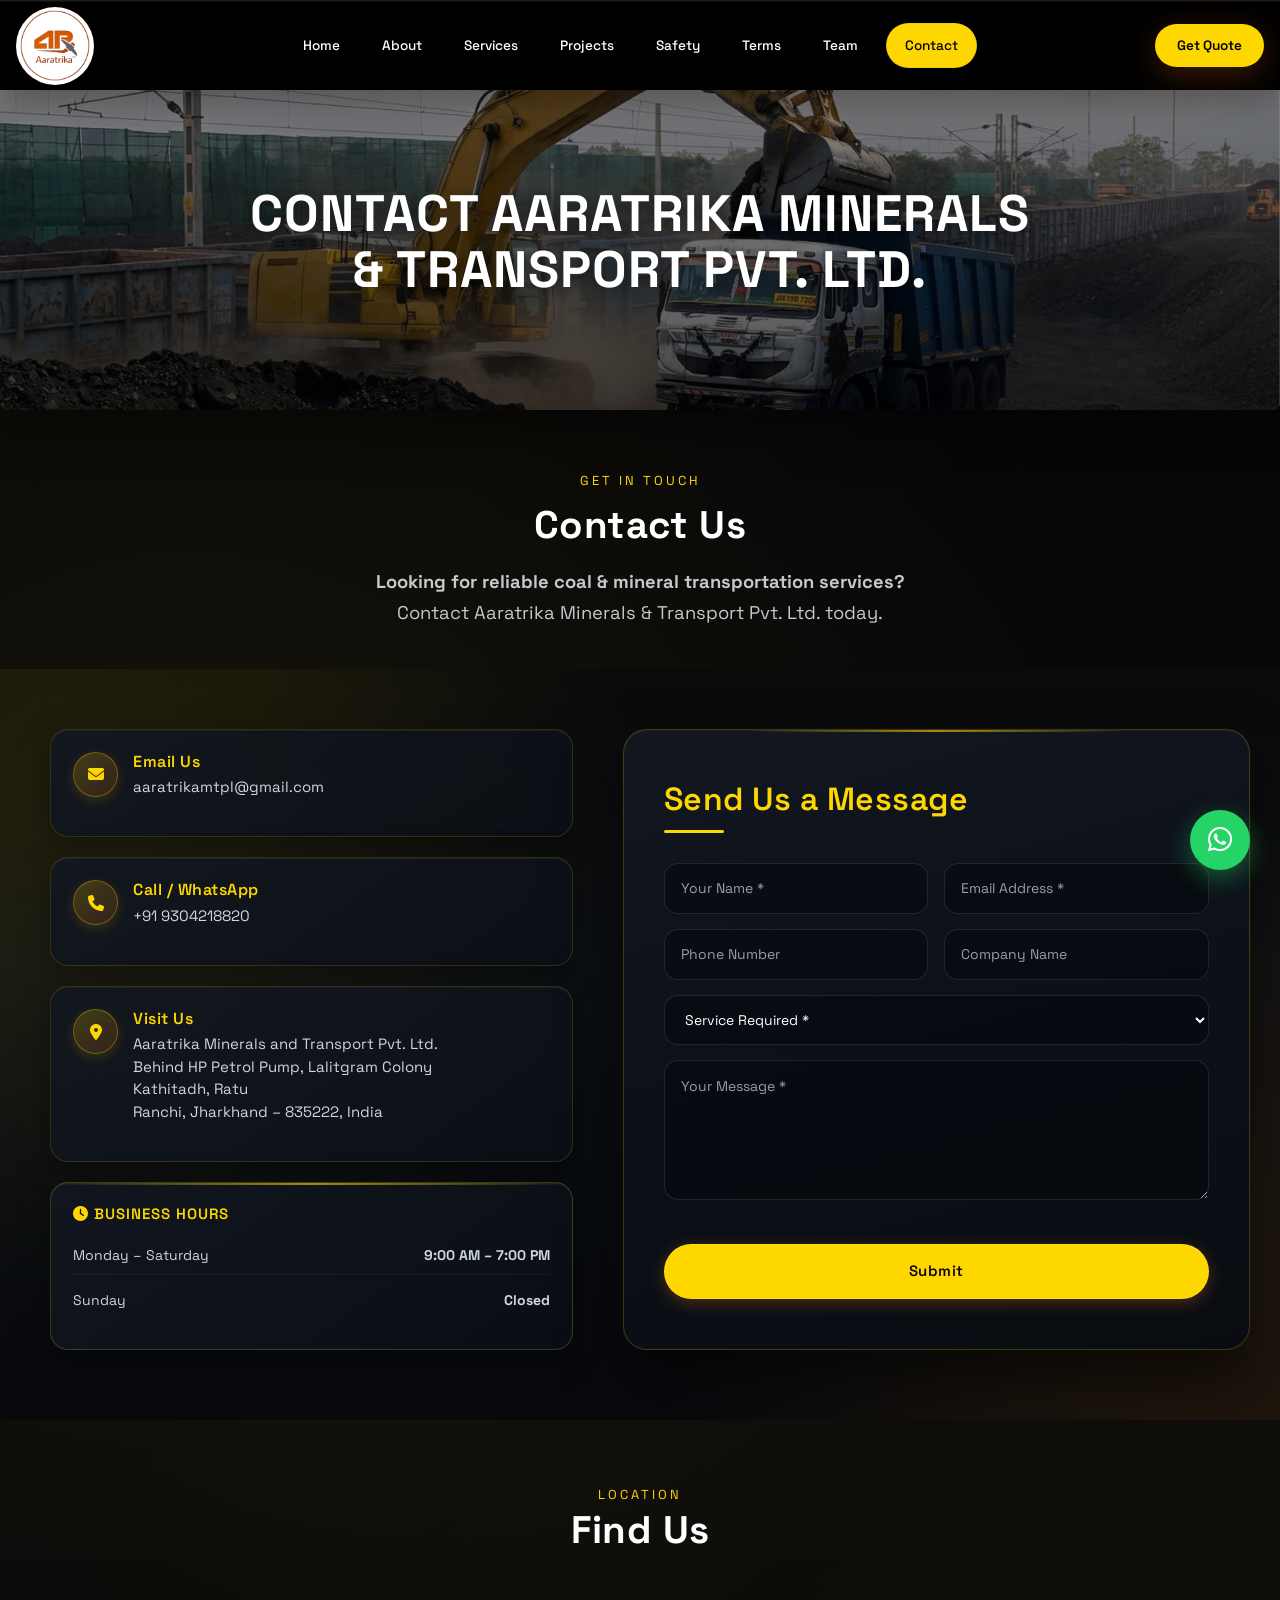
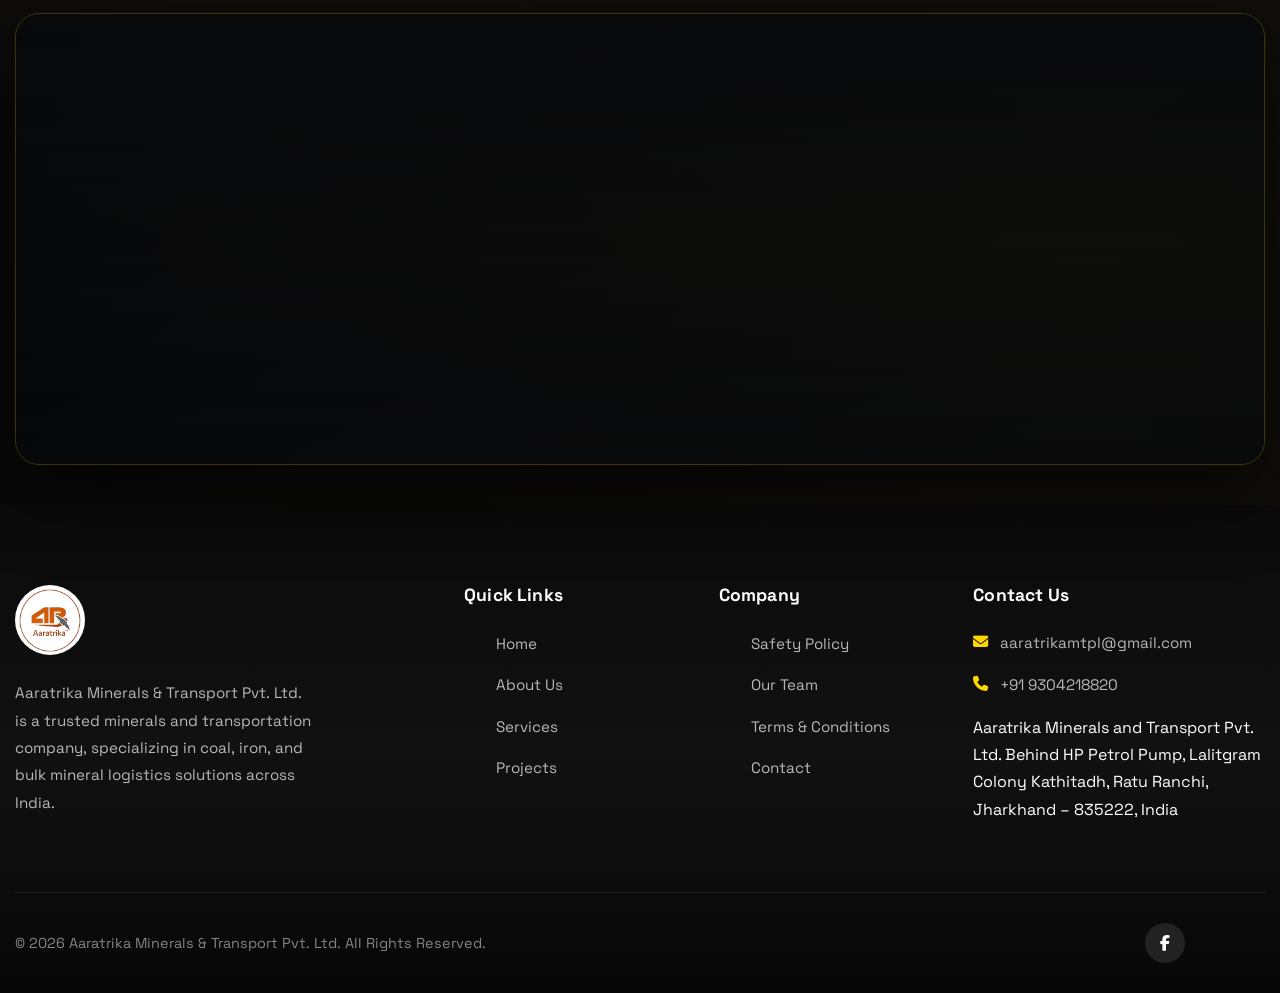
<file: contact.html>
<!DOCTYPE html>
<html lang="en">

<head>
    <meta charset="UTF-8">
    <meta name="viewport" content="width=device-width, initial-scale=1.0">
    <title>Contact Us | Aaratrika Minerals & Transport Pvt. Ltd.</title>
    <meta name="description"
        content="Contact Aaratrika Minerals & Transport Pvt. Ltd. for reliable coal and mineral transportation services. Get a quote today.">
    <meta name="keywords" content="contact aaratrika, coal transport quote, mineral logistics contact, get quote">

    <!-- Open Graph -->
    <meta property="og:title" content="Contact Us | Aaratrika Minerals & Transport Pvt. Ltd.">
    <meta property="og:description" content="Get in touch for coal and mineral transportation services.">
    <meta property="og:type" content="website">
    <!-- Google Fonts -->
    <link
        href="https://fonts.googleapis.com/css2?family=Space+Grotesk:wght@400;500;600;700&family=Inter:wght@300;400;500;600&family=IBM+Plex+Mono:wght@400;500&display=swap"
        rel="stylesheet" />
    <!-- Favicon -->
    <link rel="icon" type="image/png" href="assets/images/logo.webp">

    <!-- Google Fonts -->
    <link rel="preconnect" href="https://fonts.googleapis.com">
    <link rel="preconnect" href="https://fonts.gstatic.com" crossorigin>
    <link href="https://fonts.googleapis.com/css2?family=Inter:wght@400;500;600;700;800&display=swap" rel="stylesheet">

    <!-- Font Awesome -->
    <link rel="stylesheet" href="https://cdnjs.cloudflare.com/ajax/libs/font-awesome/6.4.0/css/all.min.css">

    <!-- Bootstrap 5 -->
    <link href="https://cdn.jsdelivr.net/npm/bootstrap@5.3.0/dist/css/bootstrap.min.css" rel="stylesheet">

    <!-- Custom CSS -->
    <link rel="stylesheet" href="assets/css/style.css">
</head>

<body>
    <!-- Loading Screen -->
    <div class="loading">
        <div class="loading-spinner"></div>
    </div>

    <!-- Floating Navbar -->
    <div class="navbar-wrapper">
        <nav class="navbar">
            <a href="index.html" class="navbar-brand">
                <div class="logo-container">
                    <img src="assets/images/logo.webp" alt="Aaratrika Minerals & Transport Logo">
                </div>
            </a>

            <ul class="navbar-nav">
                <li class="nav-item"><a href="index.html" class="nav-link">Home</a></li>
                <li class="nav-item"><a href="about.html" class="nav-link">About</a></li>
                <li class="nav-item"><a href="services.html" class="nav-link">Services</a></li>
                <li class="nav-item"><a href="projects.html" class="nav-link">Projects</a></li>
                <li class="nav-item"><a href="safety.html" class="nav-link">Safety</a></li>
                <li class="nav-item"><a href="terms.html" class="nav-link">Terms</a></li>
                <li class="nav-item"><a href="team.html" class="nav-link">Team</a></li>
                <li class="nav-item"><a href="contact.html" class="nav-link active">Contact</a></li>
            </ul>

            <div class="navbar-actions">

                <a href="contact.html" class="btn-primary">Get Quote</a>
            </div>

            <button class="navbar-toggle" aria-label="Toggle Menu">
                <span></span>
                <span></span>
                <span></span>
            </button>
        </nav>
    </div>

    <!-- Mobile Menu -->
    <div class="mobile-menu">
        <ul class="navbar-nav">
            <li class="nav-item"><a href="index.html" class="nav-link">Home</a></li>
            <li class="nav-item"><a href="about.html" class="nav-link">About</a></li>
            <li class="nav-item"><a href="services.html" class="nav-link">Services</a></li>
            <li class="nav-item"><a href="projects.html" class="nav-link">Projects</a></li>
            <li class="nav-item"><a href="safety.html" class="nav-link">Safety</a></li>
            <li class="nav-item"><a href="terms.html" class="nav-link">Terms</a></li>
            <li class="nav-item"><a href="team.html" class="nav-link">Team</a></li>
            <li class="nav-item"><a href="contact.html" class="nav-link active">Contact</a></li>
        </ul>
        <a href="contact.html" class="btn-primary">Get Quote</a>
    </div>

    <!-- Page Header -->

    <section class="inner-banner" style="
        background-image: url(assets/images/banner-amptl.jpg);">
        <div class="banner-content ">
            <h1 class="banner-title fade-in">Contact Aaratrika Minerals & Transport Pvt. Ltd.</h1>
            <p class="banner-text"></p>
        </div>
    </section>


    <section class="section-padding">
        <div class="container">

            <div class="aaratrika-services-header text-center">

                <p class="aaratrika-label fade-in">Get in Touch</p>

                <h2 class="aaratrika-title slide-in-left">
                    Contact Us
                </h2>

                <p class="aaratrika-desc slide-in-left">
                    <strong> Looking for reliable coal & mineral transportation services? </strong> <br> Contact
                    Aaratrika Minerals &
                    Transport
                    Pvt. Ltd. today.
                </p>

            </div>
        </div>
    </section>

    <!-- Contact Section -->
    <section class="am-contact-section">
        <div class="am-container">

            <div class="am-contact-grid">
                <div class="am-contact-left">

                    <!-- Email -->
                    <div class="am-info-card slide-in-left">
                        <div class="am-info-icon">
                            <i class="fas fa-envelope"></i>
                        </div>
                        <div>
                            <h4>Email Us</h4>
                            <p>
                                <a href="mailto:aaratrikamtpl@gmail.com">
                                    aaratrikamtpl@gmail.com
                                </a>
                            </p>
                        </div>
                    </div>

                    <!-- Call + WhatsApp -->
                    <div class="am-info-card slide-in-left">
                        <div class="am-info-icon">
                            <i class="fas fa-phone"></i>
                        </div>
                        <div>
                            <h4>Call / WhatsApp</h4>
                            <p>
                                <a href="tel:+919304218820">
                                    +91 9304218820
                                </a>
                            </p>

                        </div>
                    </div>

                    <!-- Address -->
                    <div class="am-info-card slide-in-left">
                        <div class="am-info-icon">
                            <i class="fas fa-map-marker-alt"></i>
                        </div>
                        <div>
                            <h4>Visit Us</h4>
                            <p>
                                Aaratrika Minerals and Transport Pvt. Ltd.<br>
                                Behind HP Petrol Pump, Lalitgram Colony<br>
                                Kathitadh, Ratu<br>
                                Ranchi, Jharkhand – 835222, India
                            </p>
                        </div>
                    </div>

                    <!-- Business Hours -->
                    <div class="am-hours-card slide-in-left">
                        <h4><i class="fas fa-clock"></i> Business Hours</h4>

                        <div class="am-hours-row">
                            <span>Monday – Saturday</span>
                            <strong>9:00 AM – 7:00 PM</strong>
                        </div>

                        <div class="am-hours-row">
                            <span>Sunday</span>
                            <strong>Closed</strong>
                        </div>
                    </div>

                </div>

                <!-- RIGHT SIDE FORM -->
                <div class="am-contact-form slide-in-right">

                    <h3>Send Us a Message</h3>

                    <form id="contactForm">

                        <div class="am-form-row">
                            <!-- Each input wrapped in its own div so error shows directly below it -->
                            <div class="am-field-group">
                                <input name="name" class="form-control" id="name" type="text" placeholder="Your Name *"
                                    required>
                                <small class="text-danger error-msg d-none"></small>
                            </div>
                            <div class="am-field-group">
                                <input name="email" class="form-control" type="email" id="email"
                                    placeholder="Email Address *" required>
                                <small class="text-danger error-msg d-none"></small>
                            </div>
                        </div>

                        <div class="am-form-row">
                            <div class="am-field-group">
                                <input name="phone" class="form-control" id="phone" type="tel"
                                    placeholder="Phone Number">
                                <small class="text-danger error-msg d-none"></small>
                            </div>
                            <div class="am-field-group">
                                <input name="company" class="form-control" id="company" type="text"
                                    placeholder="Company Name">
                                <small class="text-danger error-msg d-none"></small>
                            </div>
                        </div>

                        <div class="am-field-group">
                            <select required id="service" name="service">
                                <option value="">Service Required *</option>
                                <option value="Coal Transportation">Coal Transportation</option>
                                <option value="Rail Logistics">Rail Logistics</option>
                                <option value="Road-cum-Rail (RCR) Logistics">Road-cum-Rail (RCR) Logistics</option>
                                <option value="Coal Crushing">Coal Crushing</option>
                                <option value="Coal Rake Loading">Coal Rake Loading</option>
                                <option value="Bulk Mineral Logistics">Bulk Mineral Logistics</option>
                            </select>
                            <small class="text-danger error-msg d-none" id="service-error"></small>
                        </div>

                        <div class="am-field-group">
                            <textarea placeholder="Your Message *" name="message" id="message"></textarea>
                        </div>

                        <button type="submit" class="btn btn-success" id="submitcontact">Submit</button>
                        <div class="text-center"><small id="formSuccess" class="text-success d-none"></small></div>

                    </form>

                </div>

            </div>
        </div>
    </section>

    <!-- Map Section -->
    <section class="section-padding section-alt">
        <div class="container">
            <div class="section-header fade-in">
                <span class="section-label aaratrika-label">Location</span>
                <h2 class="section-title aaratrika-title">Find Us</h2>
            </div>

            <div class="am-map-wrapper fade-in">
                <div class="am-map-overlay"></div>

                <iframe
                    src="https://www.google.com/maps?q=House%20No-1030,%20Dwarikapuri,%20Kamre,%20Behind%20HP%20Petrol%20Pump,%20Lalitgram%20Colony,%20Kathitadh,%20Ratu,%20Ranchi,%20Jharkhand%20835222,%20India&output=embed"
                    width="100%" height="450" style="border:0;" allowfullscreen="" loading="lazy"
                    referrerpolicy="no-referrer-when-downgrade">
                </iframe>
            </div>
        </div>
    </section>


    <!-- Footer -->
    <footer class="footer">
        <div class="container">
            <div class="footer-grid">
                <div class="footer-brand">
                    <div class="footer-logo">
                        <img src="assets/images/logo.webp" alt="Aaratrika Logo">
                    </div>
                    <p>Aaratrika Minerals & Transport Pvt. Ltd. is a trusted minerals and transportation company,
                        specializing in coal, iron, and bulk mineral logistics solutions across India.</p>
                </div>

                <div class="footer-column">
                    <h4>Quick Links</h4>
                    <ul class="footer-links">
                        <li><a href="index.html">Home</a></li>
                        <li><a href="about.html">About Us</a></li>
                        <li><a href="services.html">Services</a></li>
                        <li><a href="projects.html">Projects</a></li>
                    </ul>
                </div>

                <div class="footer-column">
                    <h4>Company</h4>
                    <ul class="footer-links">
                        <li><a href="safety.html">Safety Policy</a></li>
                        <li><a href="team.html">Our Team</a></li>
                        <li><a href="terms.html">Terms & Conditions</a></li>
                        <li><a href="contact.html">Contact</a></li>
                    </ul>
                </div>

                <div class="footer-column">
                    <h4>Contact Us</h4>
                    <div class="footer-contact">
                        <div class="footer-contact-item">
                            <i class="fas fa-envelope"></i>
                            <span>aaratrikamtpl@gmail.com</span>
                        </div>
                        <div class="footer-contact-item">
                            <i class="fas fa-phone"></i>
                            <span>+91 9304218820</span>
                        </div>
                        <div class="footer-address">
                            <a href="https://www.google.com/maps?q=House%20No-1030,%20Dwarikapuri,%20Kamre,%20Behind%20HP%20Petrol%20Pump,%20Lalitgram%20Colony,%20Kathitadh,%20Ratu,%20Ranchi,%20Jharkhand%20835222,%20India"
                                target="_blank">

                                <span>Aaratrika Minerals and Transport Pvt. Ltd.</span>
                                <span>Behind HP Petrol Pump, Lalitgram Colony</span>
                                <span>Kathitadh, Ratu</span>
                                <span>Ranchi, Jharkhand – 835222, India</span>

                            </a>
                        </div>
                    </div>
                </div>
            </div>

            <div class="footer-bottom">
                <p>&copy; 2026 Aaratrika Minerals & Transport Pvt. Ltd. All Rights Reserved.</p>
                <div class="footer-social">
                    <a href="https://www.facebook.com/share/18G92wQis7/ " target="_blank" aria-label="Facebook"><i
                            class="fab fa-facebook-f"></i></a>

                </div>
            </div>
        </div>
    </footer>

    <!-- WhatsApp Float Button -->
    <a href="https://wa.me/919304218820" class="whatsapp-float" target="_blank" aria-label="WhatsApp">
        <i class="fab fa-whatsapp"></i>
    </a>



    <!-- Bootstrap JS -->
    <script src="https://cdn.jsdelivr.net/npm/bootstrap@5.3.0/dist/js/bootstrap.bundle.min.js"></script>

    <!-- Custom JS -->
    <script src="assets/js/main.js"></script>

    <script>
        const scriptURL =
            "https://script.google.com/macros/s/AKfycbyUmIYasWUIgcofEaDC9qlOer6zEEjcZth89TPabqSaMyVMuZQ6X1S0ppM-bb_JtTuu/exec";

        const PhoneValidation = /^(?:\+91[\-\s]?|0)?[6-9]\d{9}$/;
        const EmailValidation = /^[a-zA-Z0-9._%+-]+@[a-zA-Z0-9.-]+\.[a-zA-Z]{2,}$/;

        function showFieldError(inputId, message) {
            let input = document.getElementById(inputId);
            let error = input.parentElement.querySelector(".error-msg");

            error.innerText = message;
            error.classList.remove("d-none");
            return false;
        }

        function clearFieldError(input) {
            let error = input.parentElement.querySelector(".error-msg");
            if (error) error.classList.add("d-none");
        }

        function validateField(id) {
            let value = document.getElementById(id).value.trim();

            if (!value) return showFieldError(id, "This field is required.");

            if (id === "email" && !EmailValidation.test(value))
                return showFieldError(id, "Please enter a valid email address.");

            if (id === "phone" && !PhoneValidation.test(value))
                return showFieldError(id, "Please enter a valid phone number.");

            return true;
        }

        const order = ["name", "email", "phone", "company"];

        document.querySelectorAll(".form-control").forEach((input) => {
            input.addEventListener("focus", function () {
                let current = this.id;
                let index = order.indexOf(current);

                for (let i = 1; i <= index; i++) {
                    if (!validateField(order[i])) return;
                }
            });

            input.addEventListener("input", function () {
                clearFieldError(this);
            });
        });


        document
            .getElementById("submitcontact")
            .addEventListener("click", function (event) {
                event.preventDefault();

                for (let field of order) {
                    if (!validateField(field)) return false;
                }

                let sendMail = true;
                let Name = document.getElementById("name").value.trim();
                let email = document.getElementById("email").value.trim();
                let phone = document.getElementById("phone").value.trim();
                let service = document.getElementById("service").value.trim();
                let company = document.getElementById("company").value.trim();
                let message = document.getElementById("message").value.trim();

                if (!service) {
                    return showFieldError("service", "Please select a service.");
                }

                let success = document.getElementById("formSuccess");
                success.classList.remove("d-none");
                success.innerText = "Please wait we are authenticating!";


                const fullURL = `${scriptURL}?name=${encodeURIComponent(Name)}&email=${encodeURIComponent(email)}&phone=${encodeURIComponent(phone)}&service=${encodeURIComponent(service)}&company=${encodeURIComponent(company)}&message=${encodeURIComponent(message)}&sendmail=${sendMail}`;

                fetch(fullURL)
                    .then((response) => response.text())
                    .then(() => {
                        let success = document.getElementById("formSuccess");
                        success.classList.remove("d-none");
                        success.innerText = "Form Submitted Successfully!";

                        setTimeout(() => {
                            success.classList.add("d-none");
                            success.innerText = "";
                        }, 3000);
                        document.getElementById("name").value = "";
                        document.getElementById("email").value = "";
                        document.getElementById("phone").value = "";
                        document.getElementById("service").value = "";
                        document.getElementById("company").value = "";
                        document.getElementById("message").value = "";

                        document.querySelectorAll(".error-msg")
                            .forEach((e) => e.classList.add("d-none"));

                        document.querySelectorAll(".form-control")
                            .forEach((e) => e.classList.remove("is-invalid"));

                        window.location.reload();
                    })
                    .catch((error) => {
                        console.log("Error submitting form:", error);
                    });
                { once: true }
            });
    </script>
</body>

</html>
</file>
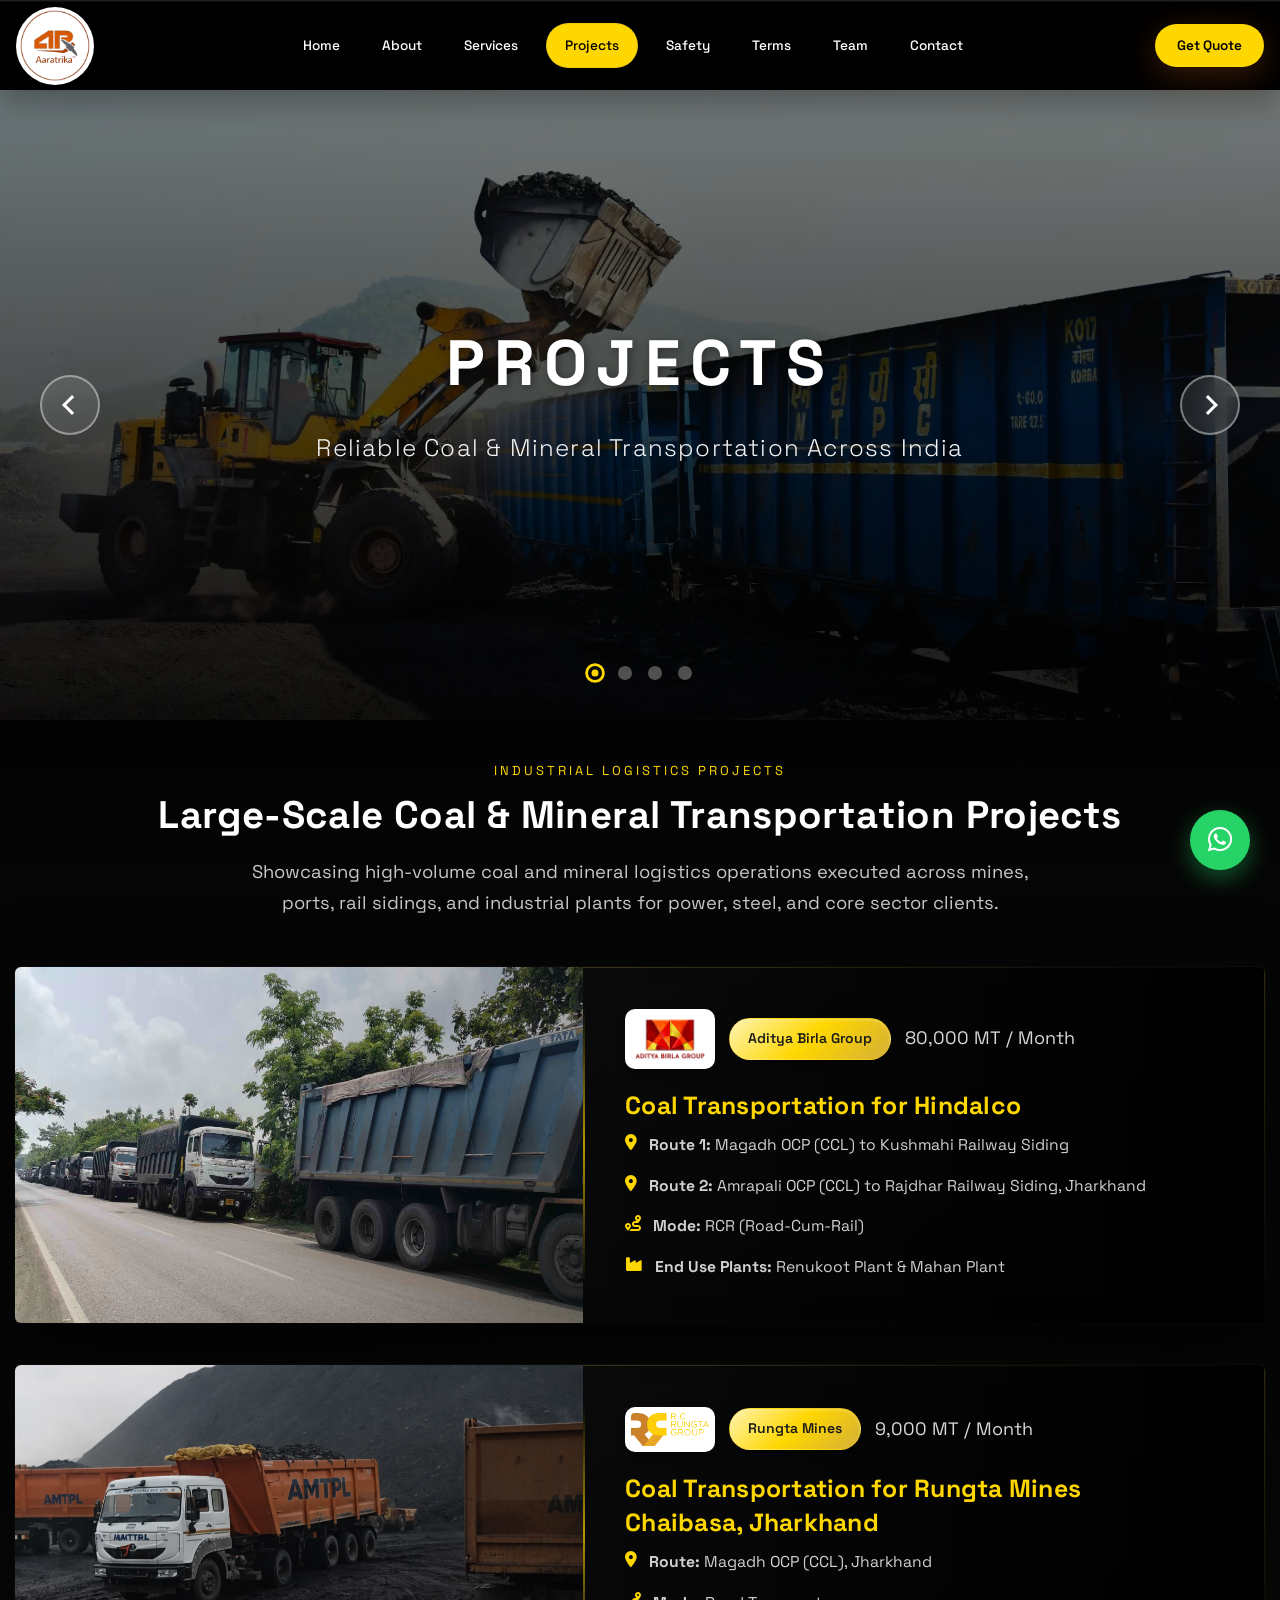
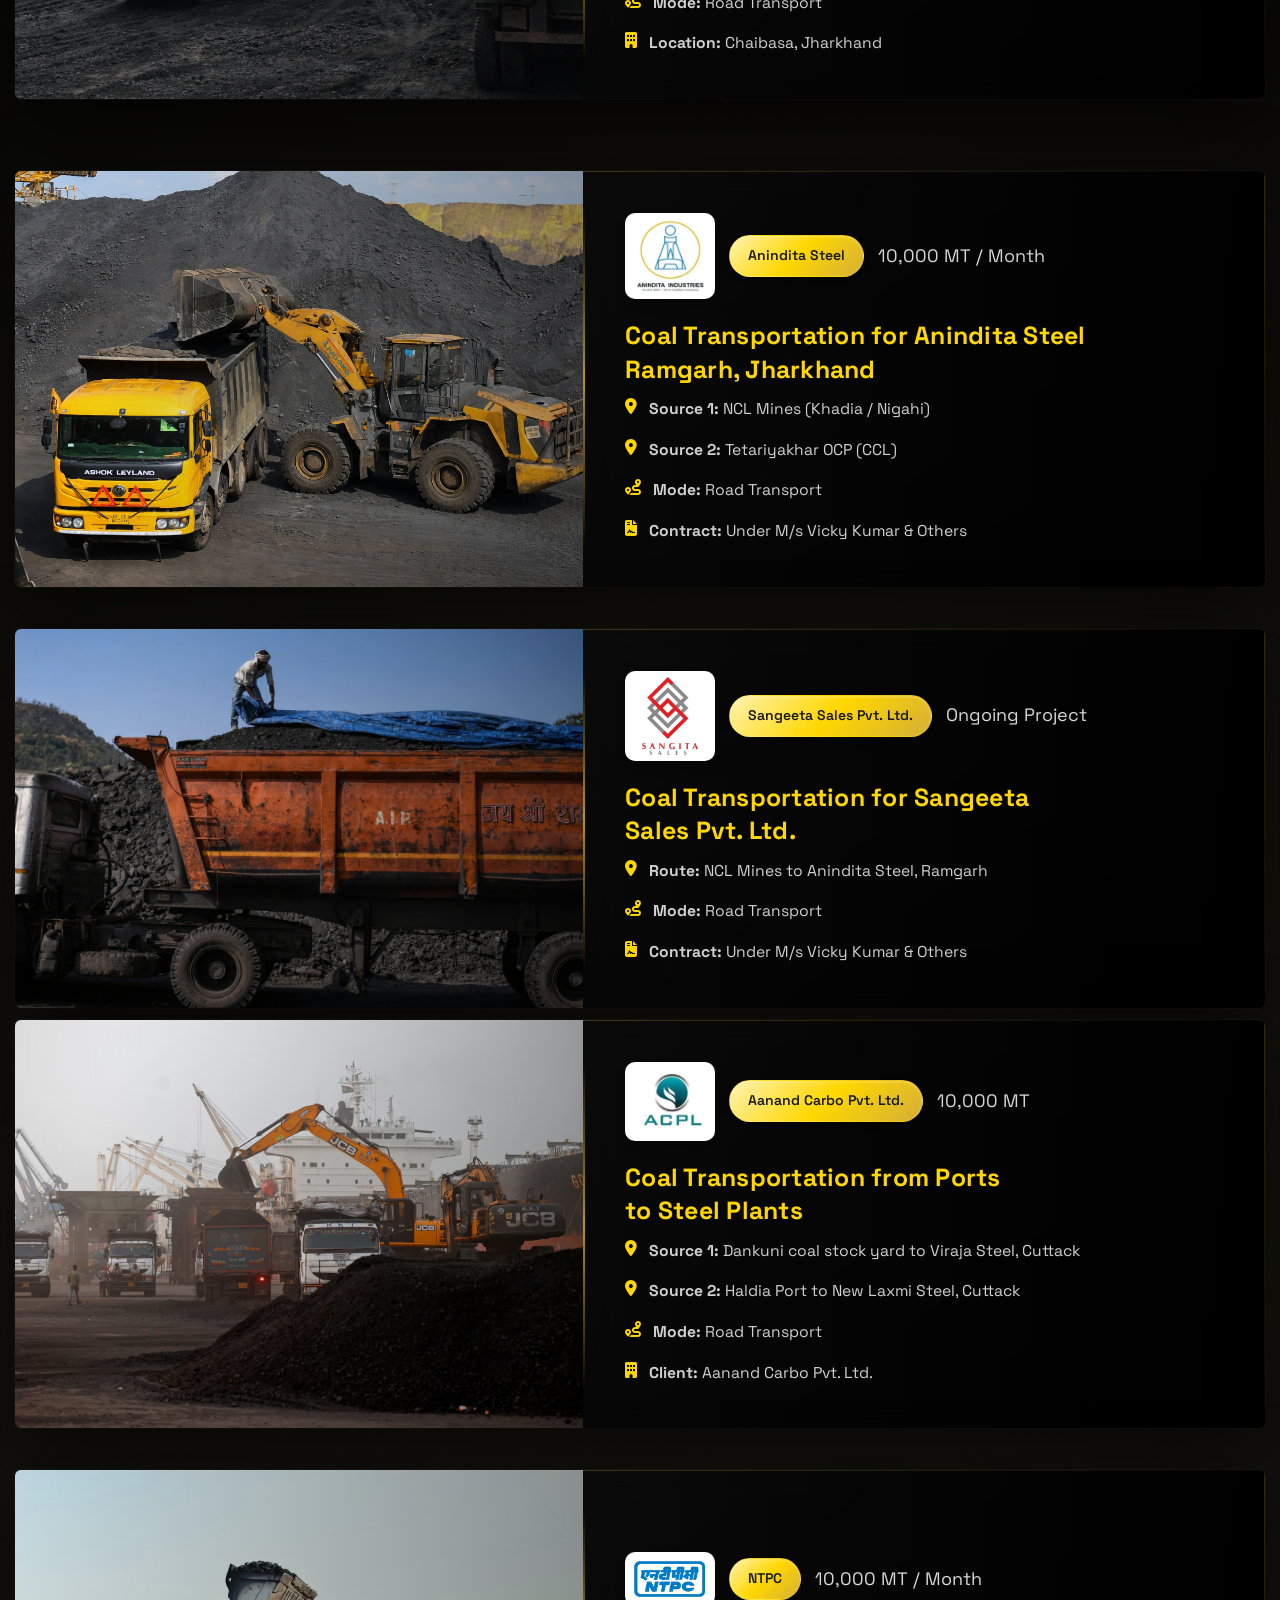
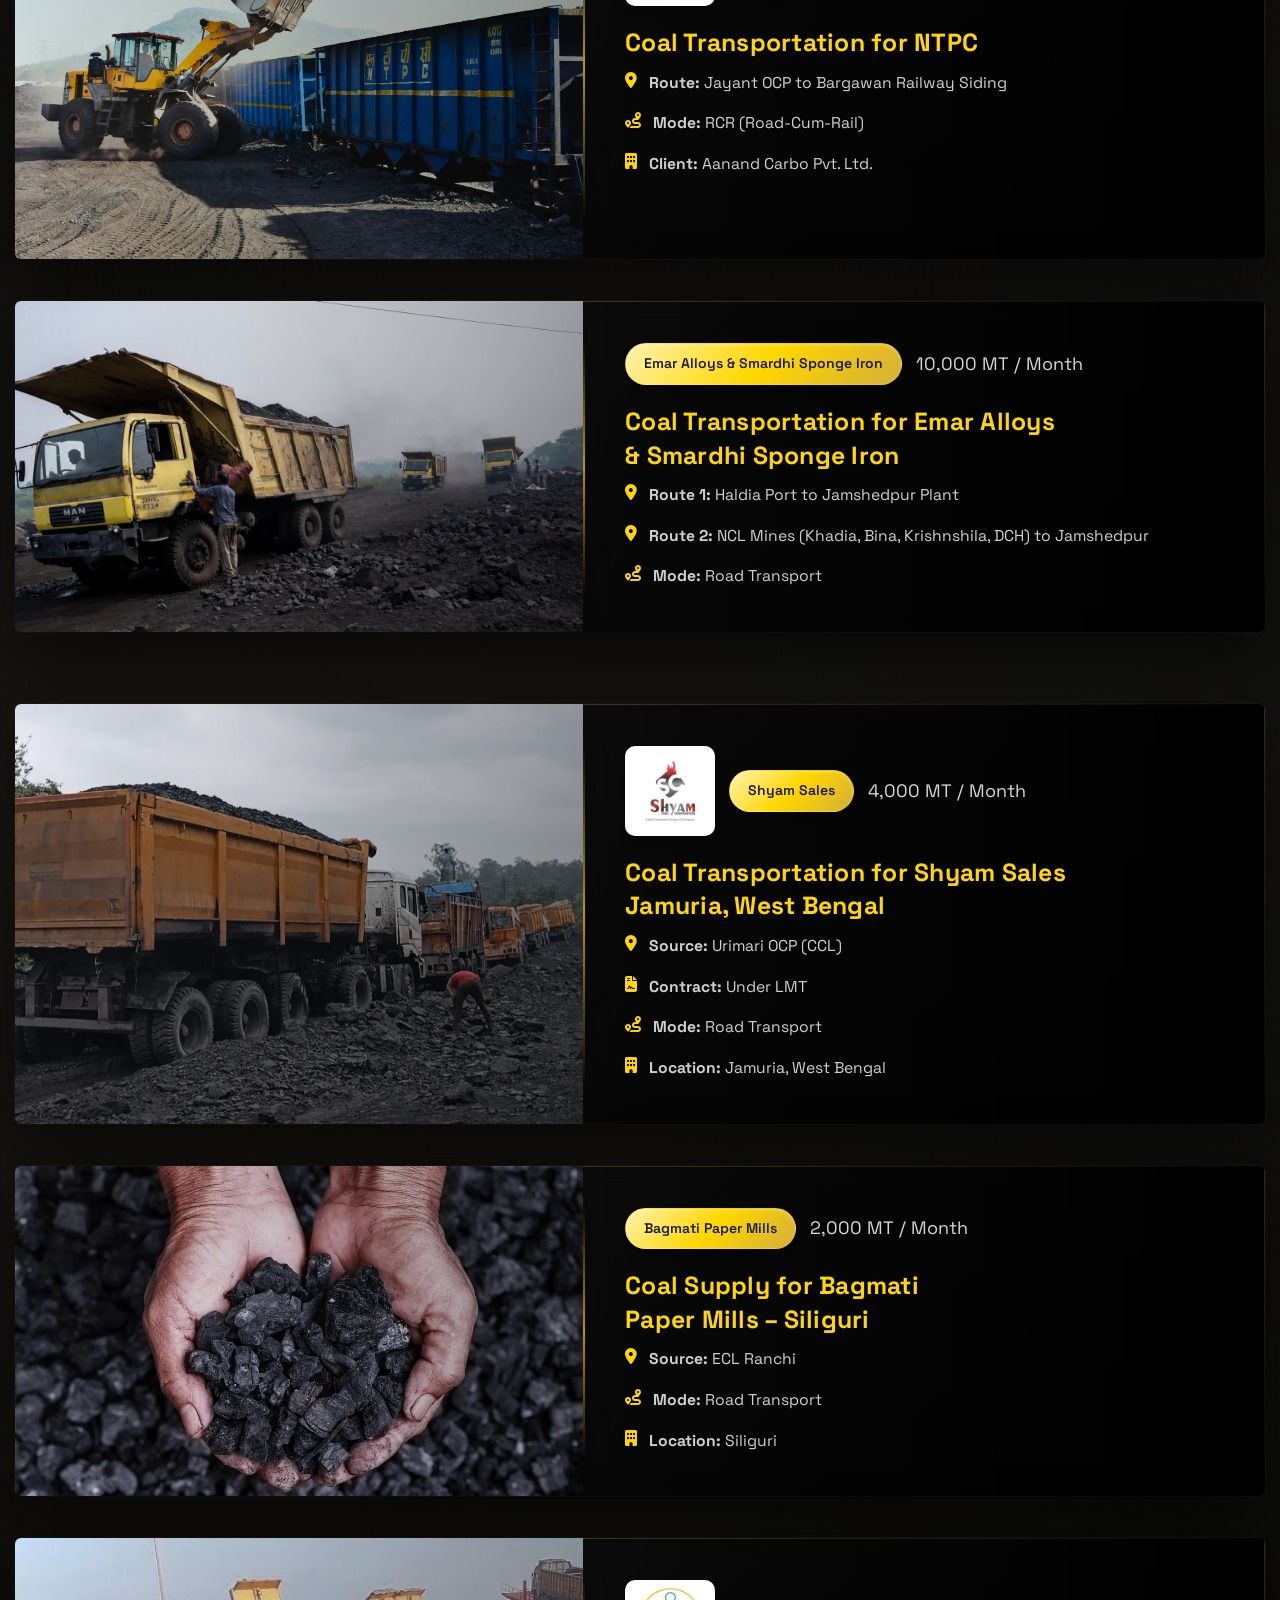
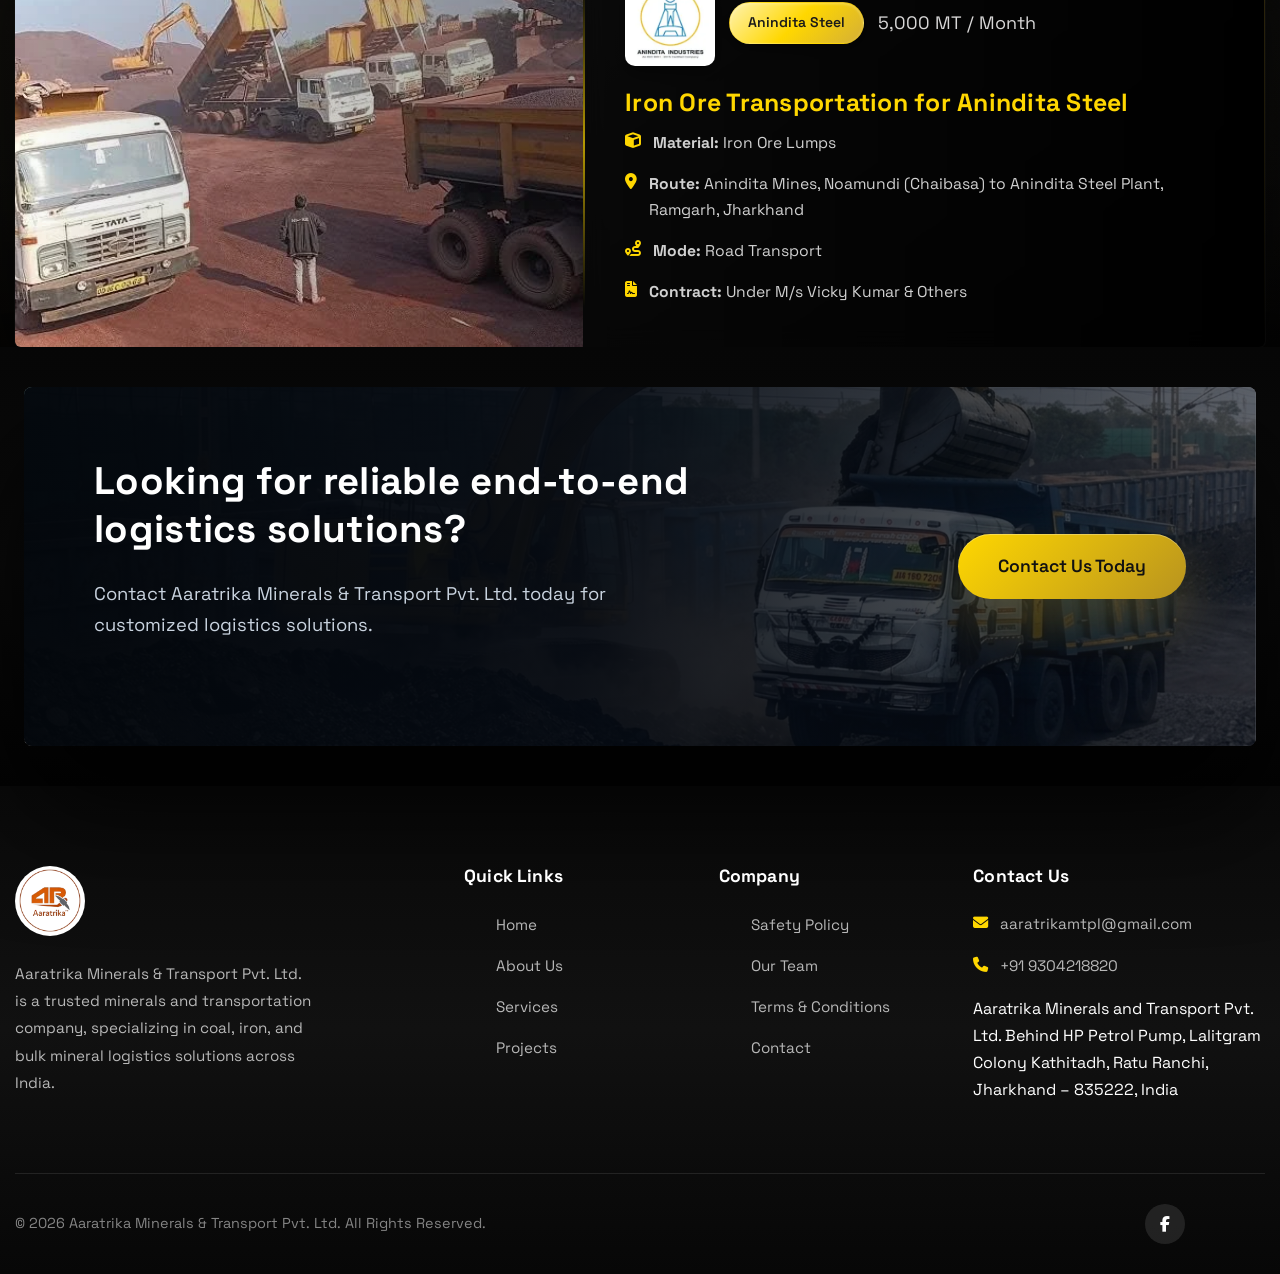
<file: projects.html>
<!DOCTYPE html>
<html lang="en">

<head>
    <meta charset="UTF-8">
    <meta name="viewport" content="width=device-width, initial-scale=1.0">
    <title>Our Projects | Aaratrika Minerals & Transport Pvt. Ltd.</title>
    <meta name="description"
        content="Explore our key projects and operational experience in coal and mineral transportation for leading industrial groups across India.">
    <meta name="keywords"
        content="coal transportation projects, mineral logistics projects, Hindalco, NTPC, Rungta Mines, bulk material transportation">

    <!-- Open Graph -->
    <meta property="og:title" content="Our Projects | Aaratrika Minerals & Transport Pvt. Ltd.">
    <meta property="og:description" content="Key projects and operational experience in coal transportation.">
    <meta property="og:type" content="website">
    <link rel="stylesheet" href="https://cdnjs.cloudflare.com/ajax/libs/font-awesome/6.4.0/css/all.min.css">

    <!-- Favicon -->
    <link rel="icon" type="image/png" href="assets/images/logo.webp">

    <!-- Google Fonts -->
    <link rel="preconnect" href="https://fonts.googleapis.com">
    <link rel="preconnect" href="https://fonts.gstatic.com" crossorigin>
    <link href="https://fonts.googleapis.com/css2?family=Inter:wght@400;500;600;700;800&display=swap" rel="stylesheet">


    <!-- Google Fonts -->
    <link
        href="https://fonts.googleapis.com/css2?family=Space+Grotesk:wght@400;500;600;700&family=Inter:wght@300;400;500;600&family=IBM+Plex+Mono:wght@400;500&display=swap"
        rel="stylesheet" />

    <!-- Bootstrap 5 -->
    <link href="https://cdn.jsdelivr.net/npm/bootstrap@5.3.0/dist/css/bootstrap.min.css" rel="stylesheet">

    <!-- Custom CSS -->
    <link rel="stylesheet" href="assets/css/style.css">
</head>

<body>
    <!-- Loading Screen -->
    <div class="loading">
        <div class="loading-spinner"></div>
    </div>

    <!-- Floating Navbar -->
    <div class="navbar-wrapper">
        <nav class="navbar">
            <a href="index.html" class="navbar-brand">
                <div class="logo-container">
                    <img src="assets/images/logo.webp" alt="Aaratrika Minerals & Transport Logo">
                </div>
            </a>

            <ul class="navbar-nav">
                <li class="nav-item"><a href="index.html" class="nav-link">Home</a></li>
                <li class="nav-item"><a href="about.html" class="nav-link">About</a></li>
                <li class="nav-item"><a href="services.html" class="nav-link">Services</a></li>
                <li class="nav-item"><a href="projects.html" class="nav-link active">Projects</a></li>
                <li class="nav-item"><a href="safety.html" class="nav-link">Safety</a></li>
                <li class="nav-item"><a href="terms.html" class="nav-link">Terms</a></li>
                <li class="nav-item"><a href="team.html" class="nav-link">Team</a></li>
                <li class="nav-item"><a href="contact.html" class="nav-link">Contact</a></li>
            </ul>

            <div class="navbar-actions">
                <a href="contact.html" class="btn-primary">Get Quote</a>
            </div>

            <button class="navbar-toggle" aria-label="Toggle Menu">
                <span></span>
                <span></span>
                <span></span>
            </button>
        </nav>
    </div>

    <!-- Mobile Menu -->
    <div class="mobile-menu">
        <ul class="navbar-nav">
            <li class="nav-item"><a href="index.html" class="nav-link">Home</a></li>
            <li class="nav-item"><a href="about.html" class="nav-link">About</a></li>
            <li class="nav-item"><a href="services.html" class="nav-link">Services</a></li>
            <li class="nav-item"><a href="projects.html" class="nav-link active">Projects</a></li>
            <li class="nav-item"><a href="safety.html" class="nav-link">Safety</a></li>
            <li class="nav-item">
                <a href="terms.html" class="nav-link">Terms</a>
            </li>
            <li class="nav-item"><a href="team.html" class="nav-link">Team</a></li>
            <li class="nav-item"><a href="contact.html" class="nav-link">Contact</a></li>
        </ul>
        <a href="contact.html" class="btn-primary">Get Quote</a>
    </div>

    <!-- Page Header -->

    <!-- Premium Projects Banner Carousel -->
    <section class="projects-banner-wrapper" id="projectsBanner">
        <div class="projects-banner-track" id="bannerTrack">

            <!-- Slide 1 -->
            <div class="projects-banner-slide" style="background-image: url('./assets/images/pres.webp');">
                <div class="projects-banner-content">
                    <h1 class="projects-banner-title">PROJECTS</h1>
                    <p class="projects-banner-text">Reliable Coal & Mineral Transportation Across India</p>
                </div>
            </div>

            <!-- Slide 2 -->
            <div class="projects-banner-slide" style="background-image: url('./assets/images/banner-amptl.jpg');">
                <div class="projects-banner-content">
                    <h1 class="projects-banner-title">OPERATIONS</h1>
                    <p class="projects-banner-text">Efficient, Scalable & Integrated Transport Solutions</p>
                </div>
            </div>

            <!-- Slide 3 -->
            <div class="projects-banner-slide" style="background-image: url('./assets/images/banner-coal.webp');">
                <div class="projects-banner-content">
                    <h1 class="projects-banner-title">COAL TRANSPORTATION</h1>
                    <p class="projects-banner-text"> Seamless Coal Logistics from Mines to Plants with <br> Speed,
                        Safety & Reliability</p>
                </div>
            </div>

            <div class="projects-banner-slide" style="background-image: url('./assets/images/iron-ore-banner.jpg');">
                <div class="projects-banner-content">
                    <h1 class="projects-banner-title">IRON ORE LOGISTICS</h1>
                    <p class="projects-banner-text"> Efficient Movement of Iron Ore Supporting <br> Steel & Industrial
                        Growth
                    </p>
                </div>
            </div>

        </div>

        <!-- Navigation Arrows -->
        <button class="projects-banner-nav projects-banner-nav-prev" id="prevBtn" aria-label="Previous slide"></button>
        <button class="projects-banner-nav projects-banner-nav-next" id="nextBtn" aria-label="Next slide"></button>

        <!-- Dot Indicators -->
        <div class="projects-banner-dots" id="bannerDots"></div>
    </section>


    <!-- Projects Section -->
    <section class="section-padding project-bg">
        <div class="container">

            <div class="aaratrika-services-header text-center mb-5">

                <p class="aaratrika-label fade-in">Industrial Logistics Projects</p>

                <h2 class="aaratrika-title slide-in-left">
                    Large-Scale Coal & Mineral Transportation Projects
                </h2>

                <p class="aaratrika-desc slide-in-left">
                    Showcasing high-volume coal and mineral logistics operations executed across mines, ports, rail
                    sidings, and industrial plants for power, steel, and core sector clients.
                </p>

            </div>
            <div class="projects-grid mt-5">

                <!-- Project 1: Aditya Birla Group -->
                <div class="project-card fade-in">
                    <div class="project-image">
                        <img src="assets/images/road-trans.jpg" alt="Coal Transportation for Hindalco">
                    </div>
                    <div class="project-content">
                        <div class="project-header">
                            <div class="client-logo">
                                <img src="assets/images/client-logo/aditya-birla-group-logo.webp" alt="" />
                            </div>
                            <span class="project-badge">Aditya Birla Group</span>
                            <span class="project-quantity">80,000 MT / Month</span>
                        </div>
                        <h3>Coal Transportation for Hindalco</h3>
                        <div class="project-details">
                            <div class="project-detail">
                                <i class="fas fa-map-marker-alt"></i>
                                <span><strong>Route 1:</strong> Magadh OCP (CCL) to Kushmahi Railway Siding</span>
                            </div>
                            <div class="project-detail">
                                <i class="fas fa-map-marker-alt"></i>
                                <span><strong>Route 2:</strong> Amrapali OCP (CCL) to Rajdhar Railway Siding,
                                    Jharkhand</span>
                            </div>
                            <div class="project-detail">
                                <i class="fas fa-route"></i>
                                <span><strong>Mode:</strong> RCR (Road-Cum-Rail)</span>
                            </div>
                            <div class="project-detail">
                                <i class="fas fa-industry"></i>
                                <span><strong>End Use Plants:</strong> Renukoot Plant & Mahan Plant</span>
                            </div>
                        </div>
                    </div>
                </div>

                <!-- Project 2: Rungta Mines -->
                <div class="project-card fade-in">
                    <div class="project-image">
                        <img src="assets/images/amtpl-branding-project.png" alt="Coal Transportation for Rungta Mines">
                    </div>
                    <div class="project-content">
                        <div class="project-header">
                            <div class="client-logo">
                                <img src="assets/images/client-logo/rc-rungta-logo.webp" alt="" />
                            </div>
                            <span class="project-badge">Rungta Mines</span>
                            <span class="project-quantity">9,000 MT / Month</span>
                        </div>
                        <h3>Coal Transportation for Rungta Mines <br>Chaibasa, Jharkhand</h3>
                        <div class="project-details">
                            <div class="project-detail">
                                <i class="fas fa-map-marker-alt"></i>
                                <span><strong>Route:</strong> Magadh OCP (CCL), Jharkhand</span>
                            </div>
                            <div class="project-detail">
                                <i class="fas fa-route"></i>
                                <span><strong>Mode:</strong> Road Transport</span>
                            </div>
                            <div class="project-detail">
                                <i class="fas fa-building"></i>
                                <span><strong>Location:</strong> Chaibasa, Jharkhand</span>
                            </div>
                        </div>
                    </div>
                </div>

                <!-- Project 3: Anindita Steel -->
                <div class="project-card fade-in">
                    <div class="project-image">
                        <img src="assets/images/amtpl-road-transportion.png" alt="Coal Transportation for Anindita Steel">
                    </div>
                    <div class="project-content">
                        <div class="project-header">
                            <div class="client-logo">
                                <img src="assets/images/client-logo/anindita-industries-logo.webp" alt="" />
                            </div>
                            <span class="project-badge">Anindita Steel</span>
                            <span class="project-quantity">10,000 MT / Month</span>
                        </div>
                        <h3>Coal Transportation for Anindita Steel <br> Ramgarh, Jharkhand</h3>
                        <div class="project-details">
                            <div class="project-detail">
                                <i class="fas fa-map-marker-alt"></i>
                                <span><strong>Source 1:</strong> NCL Mines (Khadia / Nigahi)</span>
                            </div>

                            <div class="project-detail">
                                <i class="fas fa-map-marker-alt"></i>
                                <span><strong>Source 2:</strong> Tetariyakhar OCP (CCL)</span>
                            </div>
                            <div class="project-detail">
                                <i class="fas fa-route"></i>
                                <span><strong>Mode:</strong> Road Transport</span>
                            </div>
                            <div class="project-detail">
                                <i class="fas fa-file-contract"></i>
                                <span><strong>Contract:</strong> Under M/s Vicky Kumar & Others</span>
                            </div>
                        </div>
                    </div>
                </div>

                <!-- Project 4: Sangeeta Sales -->
                <div class="project-card fade-in">
                    <div class="project-image">
                        <img src="assets/images/amtpl-project.png" alt="Coal Transportation for Sangeeta Sales">
                    </div>
                    <div class="project-content">
                        <div class="project-header">
                            <div class="client-logo">
                                <img src="assets/images/client-logo/sangita-logo.webp" alt="" />
                            </div>

                            <span class="project-badge">Sangeeta Sales Pvt. Ltd.</span>
                            <span class="project-quantity">Ongoing Project</span>
                        </div>
                        <h3>Coal Transportation for Sangeeta <br>Sales Pvt. Ltd.</h3>
                        <div class="project-details">
                            <div class="project-detail">
                                <i class="fas fa-map-marker-alt"></i>
                                <span><strong>Route:</strong> NCL Mines to Anindita Steel, Ramgarh</span>
                            </div>
                            <div class="project-detail">
                                <i class="fas fa-route"></i>
                                <span><strong>Mode:</strong> Road Transport</span>
                            </div>

                            <div class="project-detail">
                                <i class="fas fa-file-contract"></i>
                                <span><strong>Contract:</strong> Under M/s Vicky Kumar & Others</span>
                            </div>
                        </div>
                    </div>
                </div>

                <!-- Project 5: Ports to Steel Plants -->
                <div class="project-card fade-in">
                    <div class="project-image">
                        <img src="assets/images/port.avif" alt="Coal Transportation from Ports">
                    </div>
                    <div class="project-content">
                        <div class="project-header">
                            <div class="client-logo">
                                <img src="assets/images/client-logo/acpl-logo.webp" alt="" />
                            </div>
                            <span class="project-badge">Aanand Carbo Pvt. Ltd.</span>
                            <span class="project-quantity">10,000 MT</span>
                        </div>
                        <h3>Coal Transportation from Ports <br> to Steel Plants</h3>
                        <div class="project-details">
                            <div class="project-detail">
                                <i class="fas fa-map-marker-alt"></i>
                                <span><strong>Source 1:</strong> Dankuni coal stock yard  to Viraja Steel, Cuttack</span>
                            </div>
                            <div class="project-detail">
                                <i class="fas fa-map-marker-alt"></i>
                                <span><strong>Source 2:</strong> Haldia Port to New Laxmi Steel, Cuttack</span>
                            </div>
                            <div class="project-detail">
                                <i class="fas fa-route"></i>
                                <span><strong>Mode:</strong> Road Transport</span>
                            </div>
                            <div class="project-detail">
                                <i class="fas fa-building"></i>
                                <span><strong>Client:</strong> Aanand Carbo Pvt. Ltd.</span>
                            </div>
                        </div>
                    </div>
                </div>

                <!-- Project 6: NTPC -->
                <div class="project-card fade-in">
                    <div class="project-image">
                        <img src="assets/images/pres.webp" alt="Coal Transportation for NTPC">
                    </div>
                    <div class="project-content">
                        <div class="project-header">
                            <div class="client-logo">
                                <img src="assets/images/client-logo/ntpc-logo.webp" alt="" />
                            </div>
                            <span class="project-badge">NTPC</span>
                            <span class="project-quantity">10,000 MT / Month</span>
                        </div>
                        <h3>Coal Transportation for NTPC</h3>
                        <div class="project-details">
                            <div class="project-detail">
                                <i class="fas fa-map-marker-alt"></i>
                                <span><strong>Route:</strong> Jayant OCP to Bargawan Railway Siding</span>
                            </div>
                            <div class="project-detail">
                                <i class="fas fa-route"></i>
                                <span><strong>Mode:</strong> RCR (Road-Cum-Rail)</span>
                            </div>
                            <div class="project-detail">
                                <i class="fas fa-building"></i>
                                <span><strong>Client:</strong> Aanand Carbo Pvt. Ltd.</span>
                            </div>
                        </div>
                    </div>
                </div>

                <!-- Project 7: Emar Alloys -->
                <div class="project-card fade-in">
                    <div class="project-image">
                        <img src="assets/images/amtpl-road-mode.png" alt="Coal Transportation for Emar Alloys">
                    </div>
                    <div class="project-content">
                        <div class="project-header">
                       
                            <span class="project-badge">Emar Alloys & Smardhi Sponge Iron</span>
                            <span class="project-quantity">10,000 MT / Month</span>
                        </div>
                        <h3>Coal Transportation for Emar Alloys <br> & Smardhi Sponge Iron</h3>
                        <div class="project-details">
                            <div class="project-detail">
                                <i class="fas fa-map-marker-alt"></i>
                                <span><strong>Route 1:</strong> Haldia Port to Jamshedpur Plant</span>
                            </div>
                            <div class="project-detail">
                                <i class="fas fa-map-marker-alt"></i>
                                <span><strong>Route 2:</strong>  NCL Mines (Khadia, Bina, Krishnshila, DCH) to Jamshedpur</span>
                            </div>
                            <div class="project-detail">
                                <i class="fas fa-route"></i>
                                <span><strong>Mode:</strong> Road Transport</span>
                            </div>
                        </div>
                    </div>
                </div>

                <!-- Project 8: Shyam Sales -->
                <div class="project-card fade-in">
                    <div class="project-image">
                        <img src="assets/images/amtpl-coal-road.png" alt="Coal Transportation for Shyam Sales">
                    </div>
                    <div class="project-content">
                        <div class="project-header">
                            <div class="client-logo">
                                <img src="assets/images/client-logo/shyam-coal-logo.webp" alt="" />
                            </div>
                            <span class="project-badge">Shyam Sales</span>
                            <span class="project-quantity">4,000 MT / Month</span>
                        </div>
                        <h3>Coal Transportation for Shyam Sales <br> Jamuria, West Bengal</h3>
                        <div class="project-details">
                            <div class="project-detail">
                                <i class="fas fa-map-marker-alt"></i>
                                <span><strong>Source:</strong> Urimari OCP (CCL)</span>
                            </div>
                            <div class="project-detail">
                                <i class="fas fa-file-contract"></i>
                                <span><strong>Contract:</strong> Under LMT</span>
                            </div>
                            <div class="project-detail">
                                <i class="fas fa-route"></i>
                                <span><strong>Mode:</strong> Road Transport</span>
                            </div>
                            <div class="project-detail">
                                <i class="fas fa-building"></i>
                                <span><strong>Location:</strong> Jamuria, West Bengal</span>
                            </div>
                        </div>
                    </div>
                </div>


                <!-- Project 10: Bagmati Paper Mills -->
                <div class="project-card fade-in">
                    <div class="project-image">
                        <img src="assets/images/banner-coal.webp" alt="Coal Supply for Bagmati Paper Mills">
                    </div>
                    <div class="project-content">
                        <div class="project-header">
                            <!-- <div class="client-logo">
                                <img src="assets/images/aditya-birla-group-logo.png" alt="" />
                            </div> -->
                            <span class="project-badge">Bagmati Paper Mills</span>
                            <span class="project-quantity">2,000 MT / Month</span>
                        </div>
                        <h3>Coal Supply for Bagmati <br>Paper Mills – Siliguri</h3>
                        <div class="project-details">
                            <div class="project-detail">
                                <i class="fas fa-map-marker-alt"></i>
                                <span><strong>Source:</strong> ECL Ranchi</span>
                            </div>
                            <div class="project-detail">
                                <i class="fas fa-route"></i>
                                <span><strong>Mode:</strong> Road Transport</span>
                            </div>
                            <div class="project-detail">
                                <i class="fas fa-building"></i>
                                <span><strong>Location:</strong> Siliguri</span>
                            </div>
                        </div>
                    </div>
                </div>

                <!-- Project 11: Iron Ore Transportation -->
                <div class="project-card fade-in">
                    <div class="project-image">
                        <img src="assets/images/iron-fines-pellets-transportation-service.webp"
                            alt="Iron Ore Transportation">
                    </div>
                    <div class="project-content">
                        <div class="project-header">
                            <div class="client-logo">
                                <img src="assets/images/client-logo/anindita-industries-logo.webp" alt="" />
                            </div>
                            <span class="project-badge">Anindita Steel</span>
                            <span class="project-quantity">5,000 MT / Month</span>
                        </div>
                        <h3>Iron Ore Transportation for Anindita Steel</h3>
                        <div class="project-details">
                            <div class="project-detail">
                                <i class="fas fa-cube"></i>
                                <span><strong>Material:</strong> Iron Ore Lumps</span>
                            </div>
                            <div class="project-detail">
                                <i class="fas fa-map-marker-alt"></i>
                                <span><strong>Route:</strong> Anindita Mines, Noamundi (Chaibasa) to Anindita Steel
                                    Plant, Ramgarh, Jharkhand</span>
                            </div>
                            <div class="project-detail">
                                <i class="fas fa-route"></i>
                                <span><strong>Mode:</strong> Road Transport</span>
                            </div>
                            <div class="project-detail">
                                <i class="fas fa-file-contract"></i>
                                <span><strong>Contract:</strong> Under M/s Vicky Kumar & Others</span>
                            </div>
                        </div>
                    </div>
                </div>

            </div>
        </div>
    </section>

    <!-- CTA Section -->

    <section class="cta-section slide-in-left">
        <div class="cta-content">
            <div class="cta-wrapper">
                <div class="row align-items-center">
                    <div class="col-lg-8 text-center text-lg-start mb-4 mb-lg-0">
                        <h2 class="cta-title">
                            Looking for reliable end-to-end logistics solutions?
                        </h2>
                        <p class="cta-text">
                            Contact Aaratrika Minerals & Transport Pvt. Ltd. today for
                            customized logistics solutions.
                        </p>
                    </div>

                    <div class="col-lg-4 text-center text-lg-end">
                        <a href="contact.html" class="cta-btn">
                            Contact Us Today
                        </a>
                    </div>
                </div>
            </div>
        </div>
    </section>

    <!-- Footer -->
    <footer class="footer">
        <div class="container">
            <div class="footer-grid">
                <div class="footer-brand">
                    <div class="footer-logo">
                        <img src="assets/images/logo.webp" alt="Aaratrika Logo">
                    </div>
                    <p>Aaratrika Minerals & Transport Pvt. Ltd. is a trusted minerals and transportation
                        company, specializing in coal, iron, and bulk mineral logistics solutions across India.</p>
                </div>

                <div class="footer-column">
                    <h4>Quick Links</h4>
                    <ul class="footer-links">
                        <li><a href="index.html">Home</a></li>
                        <li><a href="about.html">About Us</a></li>
                        <li><a href="services.html">Services</a></li>
                        <li><a href="projects.html">Projects</a></li>
                    </ul>
                </div>

                <div class="footer-column">
                    <h4>Company</h4>
                    <ul class="footer-links">
                        <li><a href="safety.html">Safety Policy</a></li>
                        <li><a href="team.html">Our Team</a></li>
                        <li><a href="terms.html">Terms & Conditions</a></li>
                        <li><a href="contact.html">Contact</a></li>
                    </ul>
                </div>

                <div class="footer-column">
                    <h4>Contact Us</h4>
                    <div class="footer-contact">
                        <div class="footer-contact-item">
                            <i class="fas fa-envelope"></i>
                            <span>aaratrikamtpl@gmail.com</span>
                        </div>
                        <div class="footer-contact-item">
                            <i class="fas fa-phone"></i>
                            <span>+91 9304218820</span>
                        </div>
                        <div class="footer-address">
                            <a href="https://www.google.com/maps?q=House%20No-1030,%20Dwarikapuri,%20Kamre,%20Behind%20HP%20Petrol%20Pump,%20Lalitgram%20Colony,%20Kathitadh,%20Ratu,%20Ranchi,%20Jharkhand%20835222,%20India"
                                target="_blank">

                                <span>Aaratrika Minerals and Transport Pvt. Ltd.</span>
                                <span>Behind HP Petrol Pump, Lalitgram Colony</span>
                                <span>Kathitadh, Ratu</span>
                                <span>Ranchi, Jharkhand – 835222, India</span>

                            </a>
                        </div>
                    </div>
                </div>
            </div>

            <div class="footer-bottom">
                <p>&copy; 2026 Aaratrika Minerals & Transport Pvt. Ltd. All Rights Reserved.</p>
                <div class="footer-social">
                    <a href="https://www.facebook.com/share/18G92wQis7/ " target="_blank" aria-label="Facebook"><i
                            class="fab fa-facebook-f"></i></a>

                </div>
            </div>
        </div>
    </footer>

    <!-- WhatsApp Float Button -->
    <a href="https://wa.me/919304218820?text=Hello%20Aaratrika%20Minerals%2C%20I%20would%20like%20to%20enquire%20about%20your%20logistics%20services."
        class="whatsapp-float" target="_blank" aria-label="WhatsApp">
        <i class="fab fa-whatsapp"></i>
    </a>
    <div class="mobile-quote-fab d-md-none">
        <a href="contact.html">Get Quote</a>
    </div>

    <!-- Bootstrap JS -->
    <script src="https://cdn.jsdelivr.net/npm/bootstrap@5.3.0/dist/js/bootstrap.bundle.min.js"></script>

    <!-- Custom JS -->
    <script src="assets/js/main.js"></script>
</body>

</html>
</file>
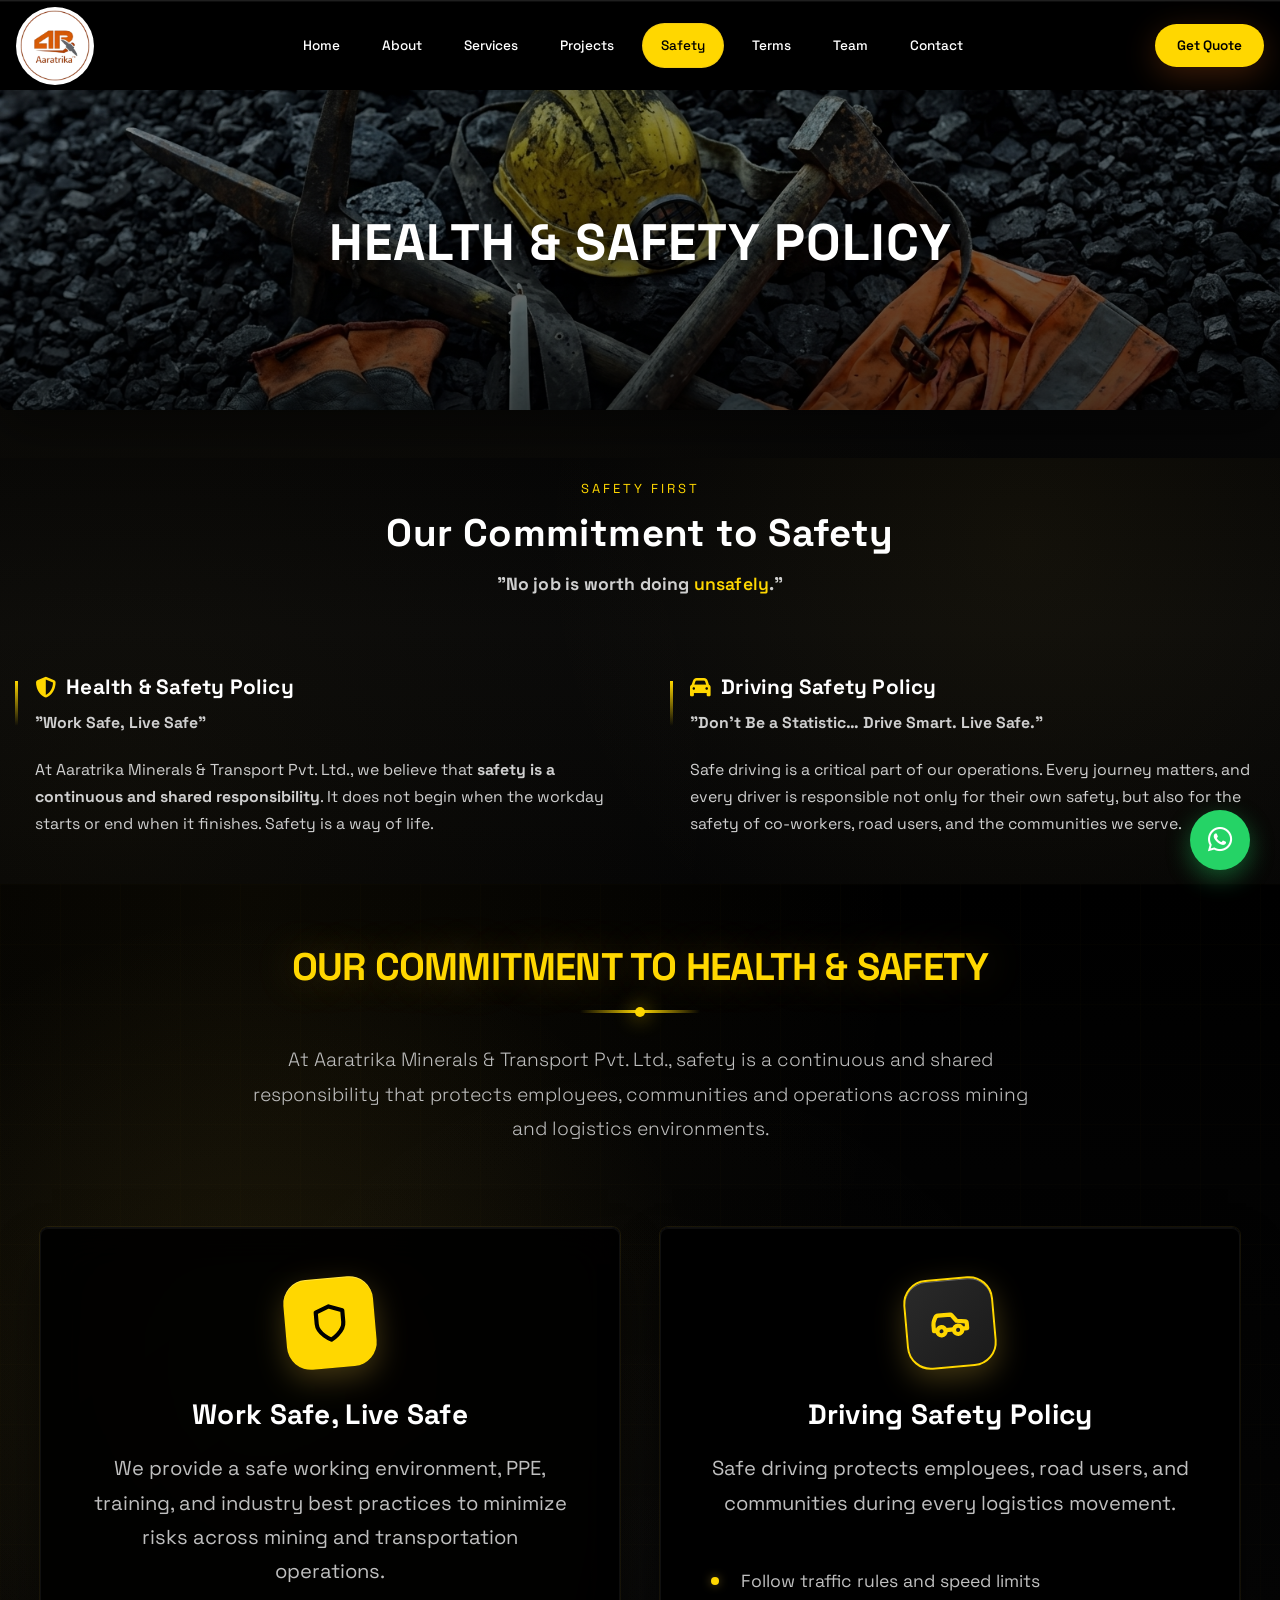
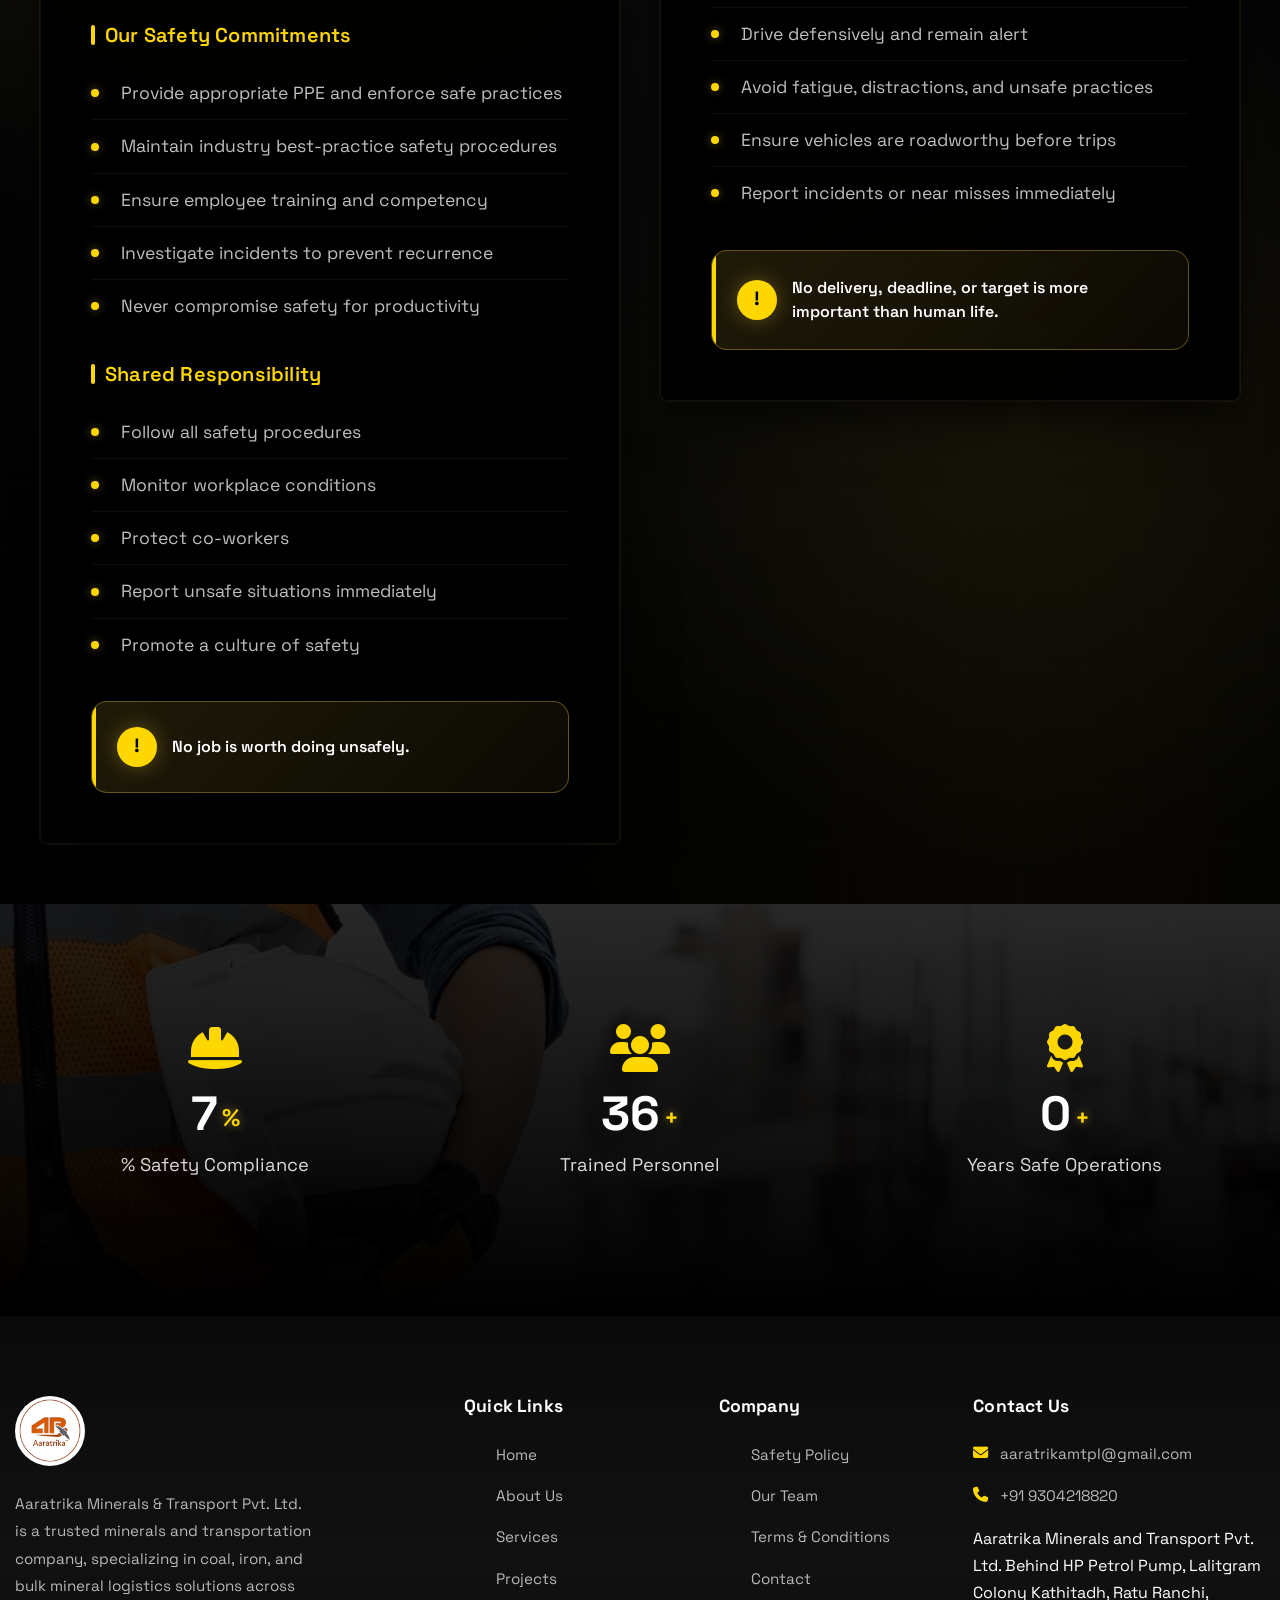
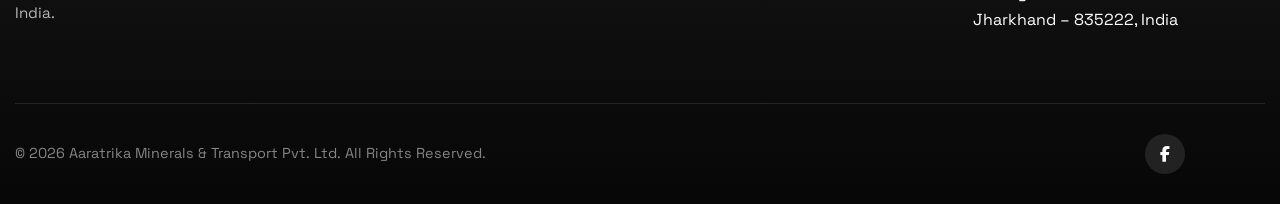
<file: safety.html>
<!DOCTYPE html>
<html lang="en">

<head>
    <meta charset="UTF-8">
    <meta name="viewport" content="width=device-width, initial-scale=1.0">
    <title>Safety Policy | Aaratrika Minerals & Transport Pvt. Ltd.</title>
    <meta name="description"
        content="Our commitment to safety - Health & Safety Policy and Driving Safety Policy at Aaratrika Minerals & Transport Pvt. Ltd.">
    <meta name="keywords"
        content="safety policy, health and safety, driving safety, workplace safety, coal transportation safety">

    <!-- Open Graph -->
    <meta property="og:title" content="Safety Policy | Aaratrika Minerals & Transport Pvt. Ltd.">
    <meta property="og:description" content="Our commitment to safety in all operations.">
    <meta property="og:type" content="website">

    <link rel="stylesheet" href="https://cdnjs.cloudflare.com/ajax/libs/font-awesome/6.5.0/css/all.min.css">

    <!-- Favicon -->
    <link rel="icon" type="image/png" href="assets/images/logo.webp">

    <!-- Google Fonts -->
    <link rel="preconnect" href="https://fonts.googleapis.com">
    <link rel="preconnect" href="https://fonts.gstatic.com" crossorigin>
    <link href="https://fonts.googleapis.com/css2?family=Inter:wght@400;500;600;700;800&display=swap" rel="stylesheet">
    <link
        href="https://fonts.googleapis.com/css2?family=Space+Grotesk:wght@400;500;600;700&family=Inter:wght@300;400;500;600&family=IBM+Plex+Mono:wght@400;500&display=swap"
        rel="stylesheet" />

    <!-- Font Awesome -->
    <link rel="stylesheet" href="https://cdnjs.cloudflare.com/ajax/libs/font-awesome/6.4.0/css/all.min.css">
    <!-- Bootstrap 5 -->
    <link href="https://cdn.jsdelivr.net/npm/bootstrap@5.3.0/dist/css/bootstrap.min.css" rel="stylesheet">

    <!-- Custom CSS -->
    <link rel="stylesheet" href="assets/css/style.css">
</head>

<body>
    <!-- Loading Screen -->
    <div class="loading">
        <div class="loading-spinner"></div>
    </div>

    <!-- Floating Navbar -->
    <div class="navbar-wrapper">
        <nav class="navbar">
            <a href="index.html" class="navbar-brand">
                <div class="logo-container">
                    <img src="assets/images/logo.webp" alt="Aaratrika Minerals & Transport Logo">
                </div>

            </a>

            <ul class="navbar-nav">
                <li class="nav-item"><a href="index.html" class="nav-link">Home</a></li>
                <li class="nav-item"><a href="about.html" class="nav-link">About</a></li>
                <li class="nav-item"><a href="services.html" class="nav-link">Services</a></li>
                <li class="nav-item"><a href="projects.html" class="nav-link">Projects</a></li>
                <li class="nav-item"><a href="safety.html" class="nav-link active">Safety</a></li>
                <li class="nav-item"><a href="terms.html" class="nav-link">Terms</a></li>
                <li class="nav-item"><a href="team.html" class="nav-link">Team</a></li>
                <li class="nav-item"><a href="contact.html" class="nav-link">Contact</a></li>
            </ul>

            <div class="navbar-actions">
                <a href="contact.html" class="btn-primary">Get Quote</a>
            </div>

            <button class="navbar-toggle" aria-label="Toggle Menu">
                <span></span>
                <span></span>
                <span></span>
            </button>
        </nav>
    </div>

    <!-- Mobile Menu -->
    <div class="mobile-menu">
        <ul class="navbar-nav">
            <li class="nav-item"><a href="index.html" class="nav-link">Home</a></li>
            <li class="nav-item"><a href="about.html" class="nav-link">About</a></li>
            <li class="nav-item"><a href="services.html" class="nav-link">Services</a></li>
            <li class="nav-item"><a href="projects.html" class="nav-link">Projects</a></li>
            <li class="nav-item"><a href="safety.html" class="nav-link active">Safety</a></li>
            <li class="nav-item"><a href="terms.html" class="nav-link">Terms</a></li>
            <li class="nav-item"><a href="team.html" class="nav-link">Team</a></li>
            <li class="nav-item"><a href="contact.html" class="nav-link">Contact</a></li>
        </ul>
        <a href="contact.html" class="btn-primary">Get Quote</a>
    </div>


    <!-- Page Header -->
    <section class="inner-banner" style="background-image: url('./assets/images/safety.png');">

        <div class="banner-content fade-in">
            <h1 class="banner-title"> Health & Safety Policy</h1>
            <h2 class="banner-text">

            </h2>
        </div>
    </section>

    <!-- Safety Section -->
    <section class="section-padding section-alt safety-section mt-5">
        <div class="container">
            <div class="aaratrika-services-header text-center mb-5 fade-in">
                <p class="aaratrika-label">Safety First</p>

                <h2 class="aaratrika-title">Our Commitment to Safety</h2>

                <h3 class="safety-quote">
                    "No job is worth doing <span>unsafely</span>."
                </h3>
            </div>

            <div class="safety-grid">
                <div class="safety-card fade-in">
                    <h3><i class="fas fa-shield-alt"></i> Health & Safety Policy</h3>
                    <p style="margin-bottom: 20px">
                        <strong>"Work Safe, Live Safe"</strong>
                    </p>
                    <p>
                        At Aaratrika Minerals & Transport Pvt. Ltd., we believe that
                        <strong>safety is a continuous and shared responsibility</strong>.
                        It does not begin when the workday starts or end when it finishes.
                        Safety is a way of life.
                    </p>
                </div>

                <div class="safety-card fade-in">
                    <h3><i class="fas fa-car"></i> Driving Safety Policy</h3>
                    <p style="margin-bottom: 20px">
                        <strong>"Don't Be a Statistic… Drive Smart. Live Safe."</strong>
                    </p>
                    <p>
                        Safe driving is a critical part of our operations. Every journey
                        matters, and every driver is responsible not only for their own
                        safety, but also for the safety of co-workers, road users, and the
                        communities we serve.
                    </p>
                </div>
            </div>
        </div>
    </section>


    <!-- ===== SAFETY SECTION ===== -->

    <section class="aarx-safety-section">
        <div class="aarx-safety-container">

            <div class="aarx-safety-header">
                <h2 class="aarx-main-title">Our Commitment to Health & Safety</h2>
                <div class="aarx-title-line"></div>
                <p class="aarx-main-desc">
                    At Aaratrika Minerals & Transport Pvt. Ltd., safety is a continuous and shared responsibility that
                    protects employees, communities and operations across mining and logistics environments.
                </p>
            </div>

            <div class="aarx-cards-wrapper">

                <!-- Card 1: Work Safe -->
                <div class="aarx-glass-card">
                    <div class="aarx-card-glow"></div>

                    <div class="aarx-icon">
                        <svg viewBox="0 0 24 24" fill="none" stroke="currentColor" stroke-width="2"
                            stroke-linecap="round" stroke-linejoin="round">
                            <path d="M12 22s8-4 8-10V5l-8-3-8 3v7c0 6 8 10 8 10z"></path>
                        </svg>
                    </div>

                    <h3 class="aarx-card-title">Work Safe, Live Safe</h3>

                    <p class="aarx-card-text">
                        We provide a safe working environment, PPE, training, and industry best practices to
                        minimize risks across mining and transportation operations.
                    </p>

                    <div class="aarx-content-block">
                        <h5 class="aarx-subtitle">Our Safety Commitments</h5>
                        <ul class="aarx-list">
                            <li><span class="aarx-bullet"></span>Provide appropriate PPE and enforce safe practices</li>
                            <li><span class="aarx-bullet"></span>Maintain industry best-practice safety procedures</li>
                            <li><span class="aarx-bullet"></span>Ensure employee training and competency</li>
                            <li><span class="aarx-bullet"></span>Investigate incidents to prevent recurrence</li>
                            <li><span class="aarx-bullet"></span>Never compromise safety for productivity</li>
                        </ul>
                    </div>

                    <div class="aarx-content-block">
                        <h5 class="aarx-subtitle">Shared Responsibility</h5>
                        <ul class="aarx-list">
                            <li><span class="aarx-bullet"></span>Follow all safety procedures</li>
                            <li><span class="aarx-bullet"></span>Monitor workplace conditions</li>
                            <li><span class="aarx-bullet"></span>Protect co-workers</li>
                            <li><span class="aarx-bullet"></span>Report unsafe situations immediately</li>
                            <li><span class="aarx-bullet"></span>Promote a culture of safety</li>
                        </ul>
                    </div>

                    <div class="aarx-note">
                        <div class="aarx-note-icon">!</div>
                        <span>No job is worth doing unsafely.</span>
                    </div>
                </div>

                <!-- Card 2: Driving Safety -->
                <div class="aarx-glass-card">
                    <div class="aarx-card-glow"></div>

                    <div class="aarx-icon aarx-icon-alt">
                        <svg viewBox="0 0 24 24" fill="none" stroke="currentColor" stroke-width="2"
                            stroke-linecap="round" stroke-linejoin="round">
                            <path
                                d="M14 16H9m10 0h3v-3.15a1 1 0 0 0-.84-.99L16 11l-2.7-3.6a1 1 0 0 0-.8-.4H5.24a2 2 0 0 0-1.8 1.1l-.8 1.63A6 6 0 0 0 2 12.42V16h2">
                            </path>
                            <circle cx="6.5" cy="16.5" r="2.5"></circle>
                            <circle cx="16.5" cy="16.5" r="2.5"></circle>
                        </svg>
                    </div>

                    <h3 class="aarx-card-title">Driving Safety Policy</h3>

                    <p class="aarx-card-text">
                        Safe driving protects employees, road users, and communities during every logistics
                        movement.
                    </p>

                    <div class="aarx-content-block">
                        <ul class="aarx-list aarx-list-single">
                            <li><span class="aarx-bullet"></span>Follow traffic rules and speed limits</li>
                            <li><span class="aarx-bullet"></span>Drive defensively and remain alert</li>
                            <li><span class="aarx-bullet"></span>Avoid fatigue, distractions, and unsafe practices</li>
                            <li><span class="aarx-bullet"></span>Ensure vehicles are roadworthy before trips</li>
                            <li><span class="aarx-bullet"></span>Report incidents or near misses immediately</li>
                        </ul>
                    </div>

                    <div class="aarx-note">
                        <div class="aarx-note-icon">!</div>
                        <span>No delivery, deadline, or target is more important than human life.</span>
                    </div>
                </div>

            </div>
        </div>
    </section>

    <!-- ===== SAFETY STATS SECTION ===== -->

    <section class="aarx-stats fade-in">

        <div class="aarx-stats-overlay"></div>

        <div class="container position-relative">

            <div class="row text-center">

                <div class="col-md-4 mb-5 mb-md-0">

                    <i class="fas fa-hard-hat aarx-stat-icon"></i>

                    <div class="aarx-counter">
                        <span class="aarx-num" data-target="100">100</span>
                        <span class="aarx-plus">%</span>
                    </div>

                    <p class="aarx-stat-label">% Safety Compliance</p>
                </div>


                <div class="col-md-4 mb-5 mb-md-0">

                    <i class="fas fa-users aarx-stat-icon"></i>

                    <div class="aarx-counter">
                        <span class="aarx-num" data-target="500">0</span>
                        <span class="aarx-plus">+</span>
                    </div>

                    <p class="aarx-stat-label">Trained Personnel</p>
                </div>

                <div class="col-md-4">

                    <i class="fas fa-award aarx-stat-icon"></i>

                    <div class="aarx-counter">
                        <span class="aarx-num" data-target="10">0</span>
                        <span class="aarx-plus">+</span>
                    </div>

                    <p class="aarx-stat-label">Years Safe Operations</p>
                </div>

            </div>
        </div>
    </section>


    <!-- Footer -->
    <footer class="footer">
        <div class="container">
            <div class="footer-grid">
                <div class="footer-brand">
                    <div class="footer-logo">
                        <img src="assets/images/logo.webp" alt="Aaratrika Logo">
                    </div>
                    <p>Aaratrika Minerals & Transport Pvt. Ltd. is a trusted minerals and transportation
                        company, specializing in coal, iron, and bulk mineral logistics solutions across India.</p>
                </div>

                <div class="footer-column">
                    <h4>Quick Links</h4>
                    <ul class="footer-links">
                        <li><a href="index.html">Home</a></li>
                        <li><a href="about.html">About Us</a></li>
                        <li><a href="services.html">Services</a></li>
                        <li><a href="projects.html">Projects</a></li>
                    </ul>
                </div>

                <div class="footer-column">
                    <h4>Company</h4>
                    <ul class="footer-links">
                        <li><a href="safety.html">Safety Policy</a></li>
                        <li><a href="team.html">Our Team</a></li>
                        <li><a href="terms.html">Terms & Conditions</a></li>
                        <li><a href="contact.html">Contact</a></li>
                    </ul>
                </div>

                <div class="footer-column">
                    <h4>Contact Us</h4>
                    <div class="footer-contact">
                        <div class="footer-contact-item">
                            <i class="fas fa-envelope"></i>
                            <span>aaratrikamtpl@gmail.com</span>
                        </div>
                        <div class="footer-contact-item">
                            <i class="fas fa-phone"></i>
                            <span>+91 9304218820</span>
                        </div>
                        <div class="footer-address">
                            <a href="https://www.google.com/maps?q=House%20No-1030,%20Dwarikapuri,%20Kamre,%20Behind%20HP%20Petrol%20Pump,%20Lalitgram%20Colony,%20Kathitadh,%20Ratu,%20Ranchi,%20Jharkhand%20835222,%20India"
                                target="_blank">

                                <span>Aaratrika Minerals and Transport Pvt. Ltd.</span>
                                <span>Behind HP Petrol Pump, Lalitgram Colony</span>
                                <span>Kathitadh, Ratu</span>
                                <span>Ranchi, Jharkhand – 835222, India</span>

                            </a>
                        </div>
                    </div>
                </div>
            </div>

            <div class="footer-bottom">
                <p>&copy; 2026 Aaratrika Minerals & Transport Pvt. Ltd. All Rights Reserved.</p>
                <div class="footer-social">
                    <a href="https://www.facebook.com/share/18G92wQis7/ " target="_blank" aria-label="Facebook"><i
                            class="fab fa-facebook-f"></i></a>

                </div>
            </div>
        </div>
    </footer>

    <!-- WhatsApp Float Button -->
    <a href="https://wa.me/919304218820?text=Hello%20Aaratrika%20Minerals%2C%20I%20would%20like%20to%20enquire%20about%20your%20logistics%20services."
        class="whatsapp-float" target="_blank" aria-label="WhatsApp">
        <i class="fab fa-whatsapp"></i>
    </a>
    <div class="mobile-quote-fab d-md-none">
        <a href="contact.html">Get Quote</a>
    </div>
    <!-- Bootstrap JS -->
    <script src="https://cdn.jsdelivr.net/npm/bootstrap@5.3.0/dist/js/bootstrap.bundle.min.js"></script>

    <!-- Custom JS -->
    <script src="assets/js/main.js"></script>
</body>

</html>
</file>
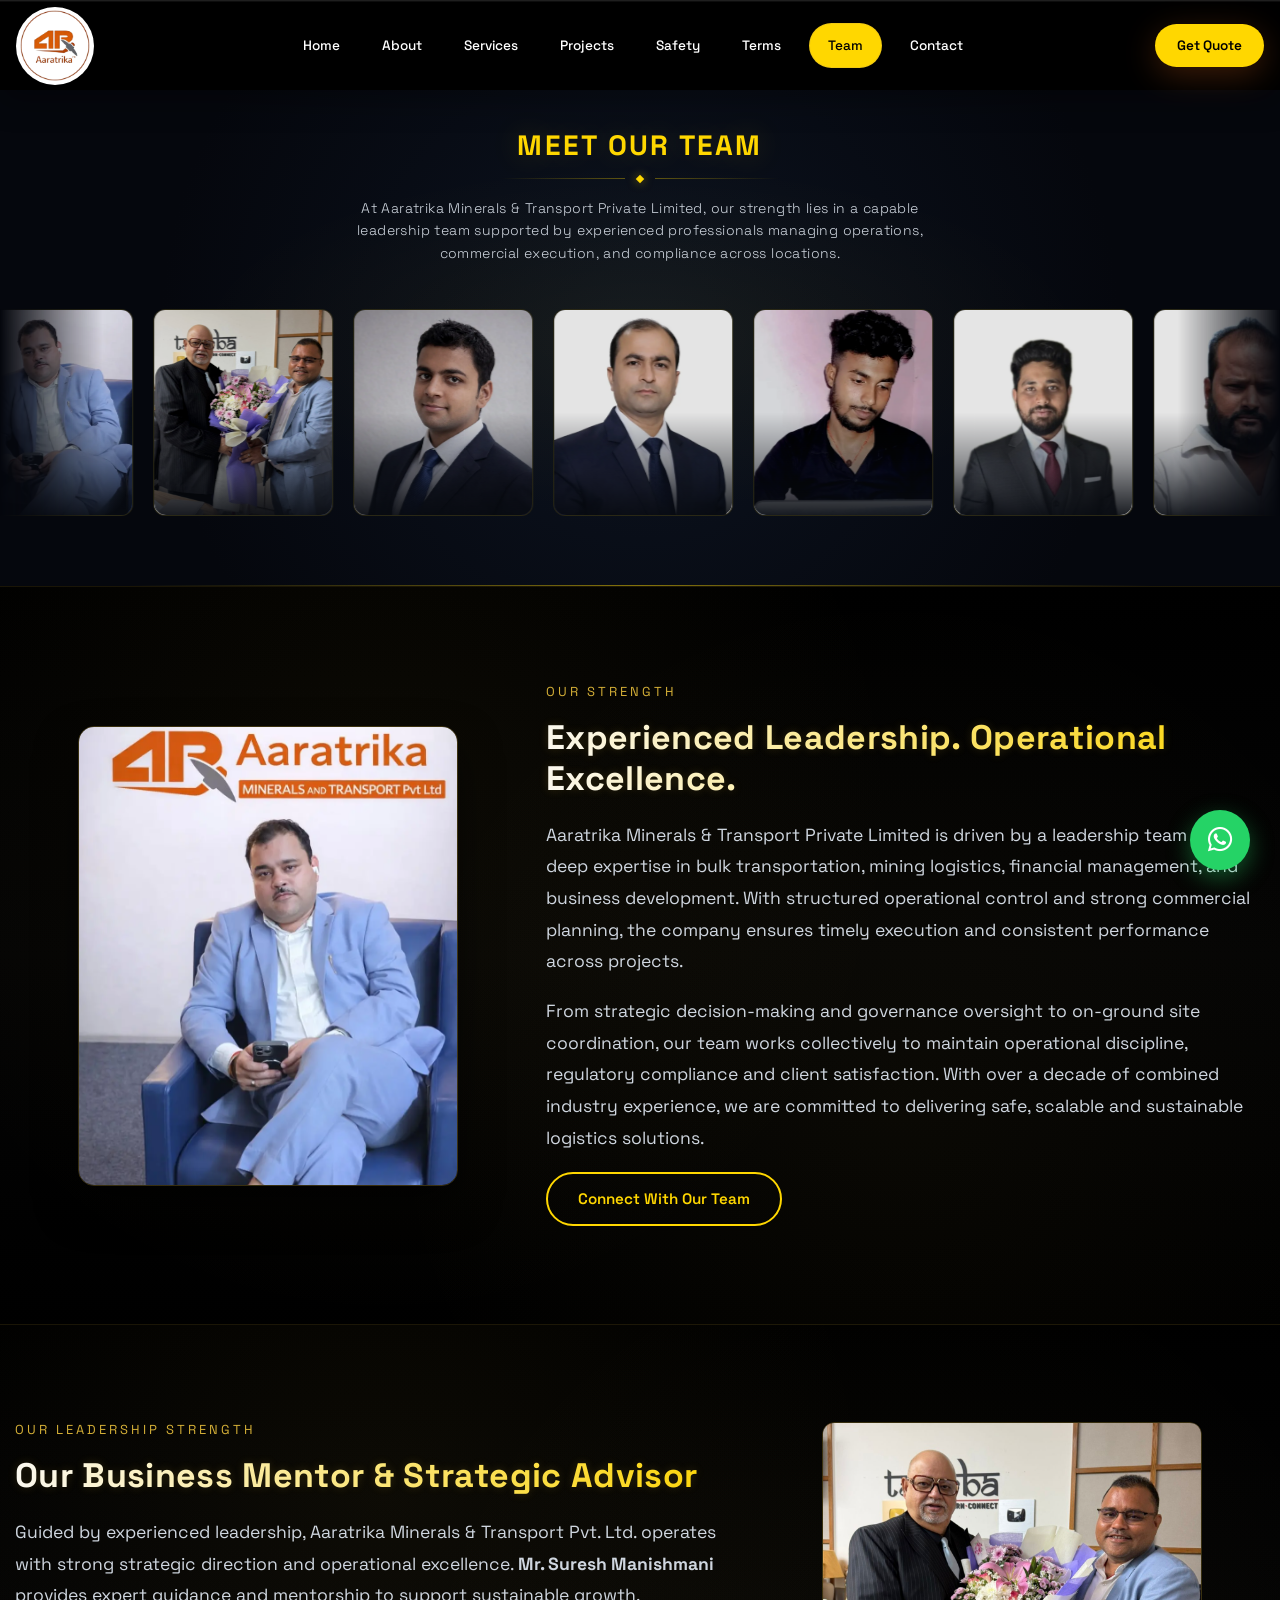
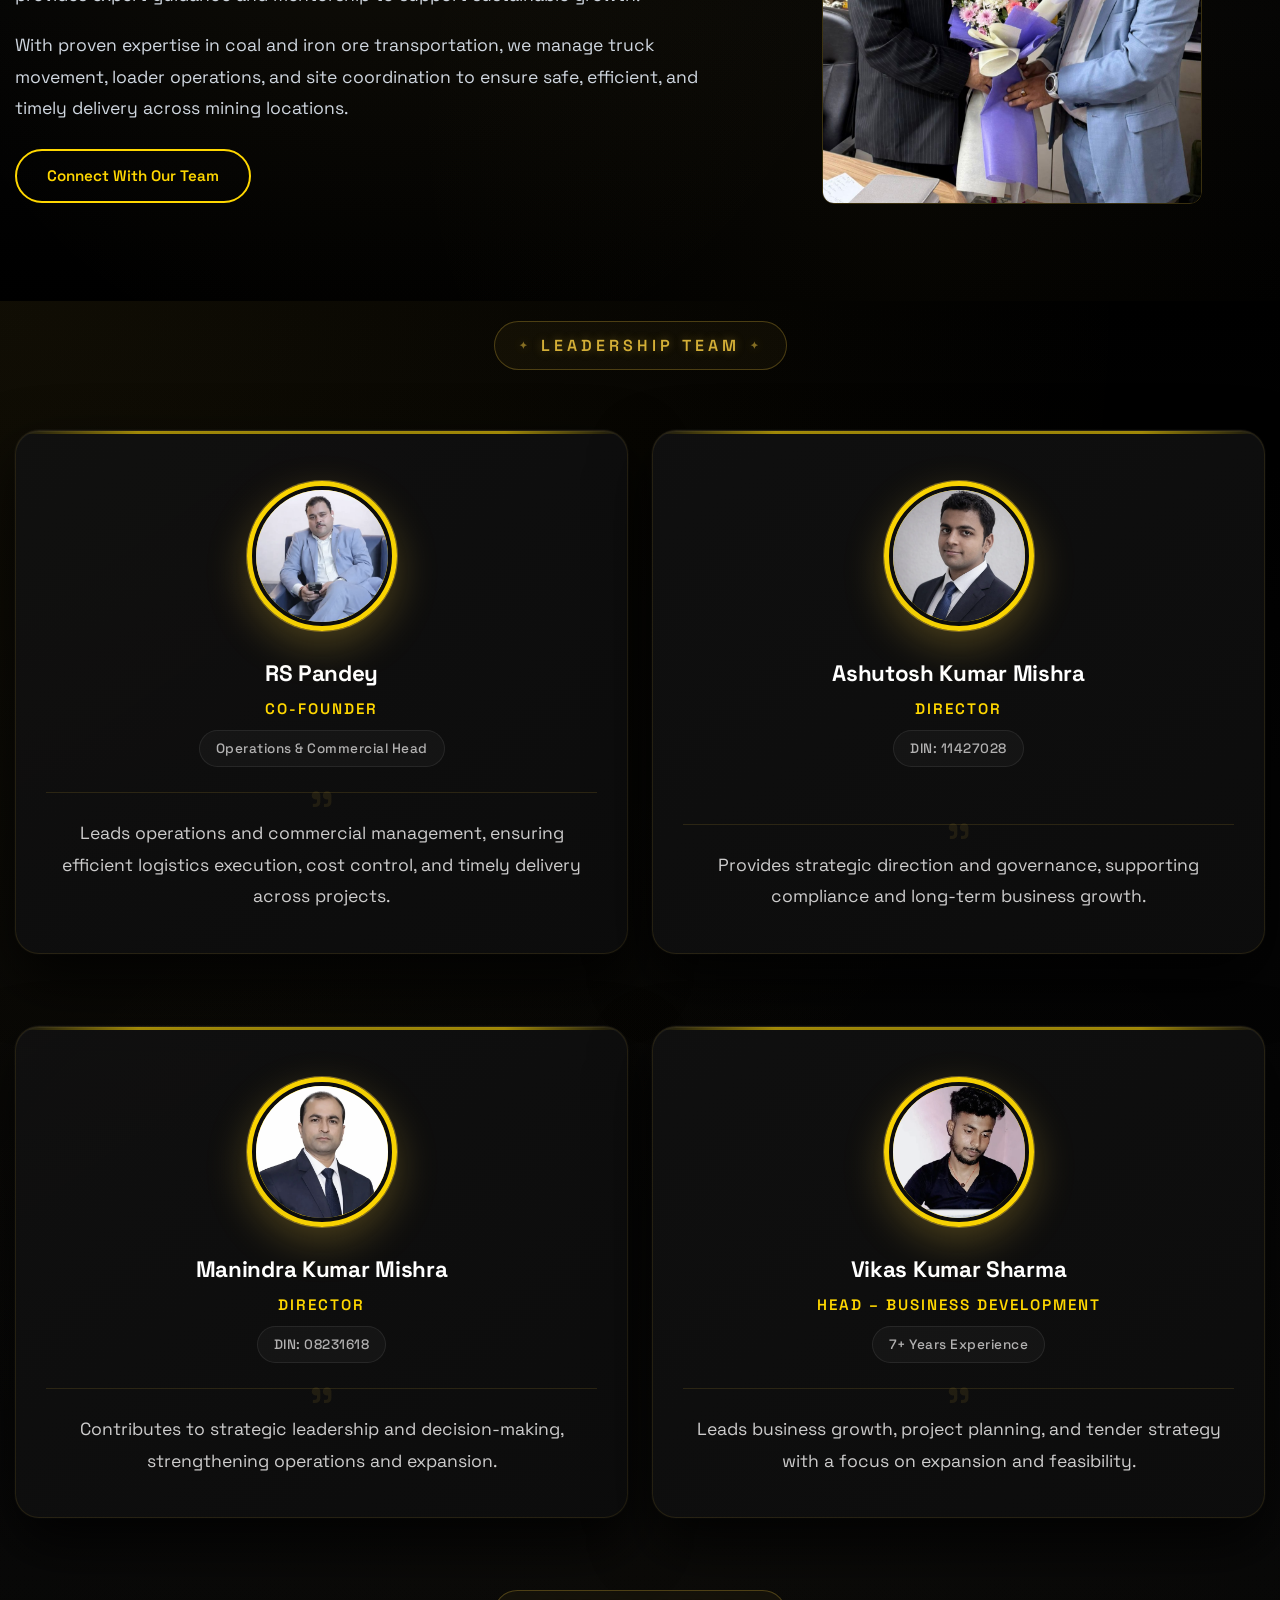
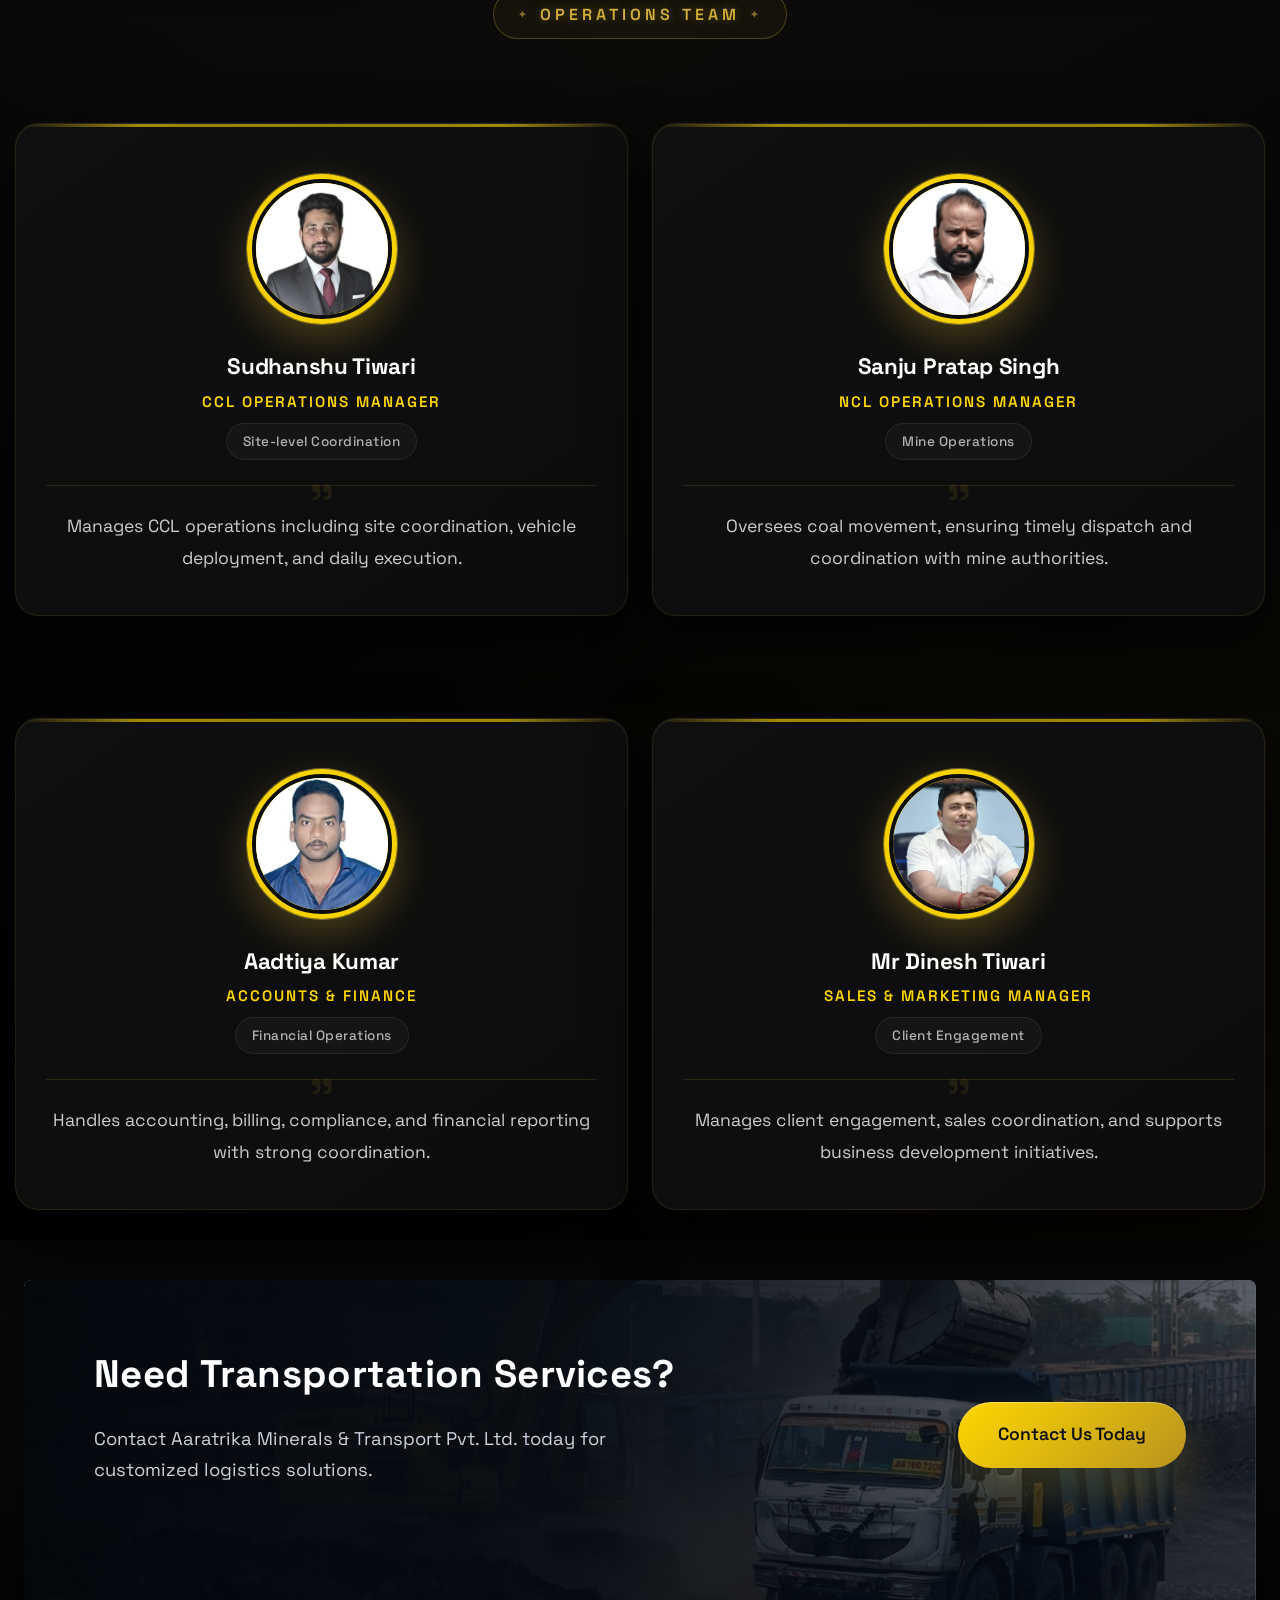
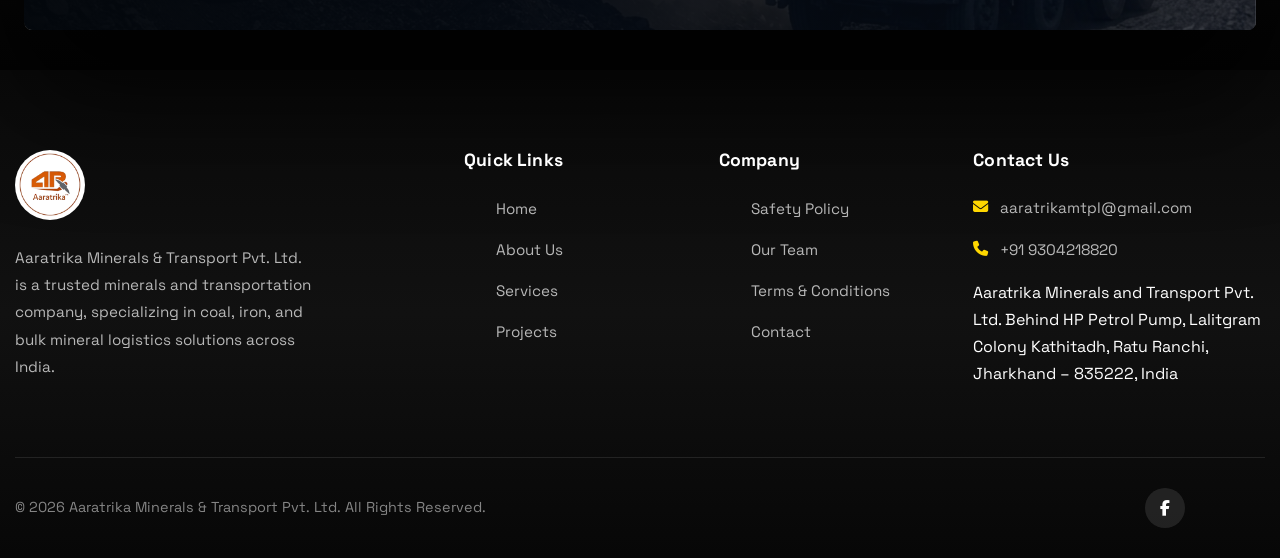
<file: team.html>
<!DOCTYPE html>
<html lang="en">

<head>
    <meta charset="UTF-8">
    <meta name="viewport" content="width=device-width, initial-scale=1.0">
    <title>Our Team | Aaratrika Minerals & Transport Pvt. Ltd.</title>
    <meta name="description"
        content="Meet the leadership team at Aaratrika Minerals & Transport Pvt. Ltd. - experienced professionals in coal and mineral logistics.">
    <meta name="keywords" content="aaratrika team, leadership team, coal logistics experts, mineral transport team">

    <!-- Open Graph -->
    <meta property="og:title" content="Our Team | Aaratrika Minerals & Transport Pvt. Ltd.">
    <meta property="og:description" content="Meet our experienced leadership team.">
    <meta property="og:type" content="website">

    <!-- Favicon -->
    <link rel="icon" type="image/png" href="assets/images/logo.webp">

    <!-- Google Fonts -->
    <link rel="preconnect" href="https://fonts.googleapis.com">
    <link rel="preconnect" href="https://fonts.gstatic.com" crossorigin>
    <link
        href="https://fonts.googleapis.com/css2?family=Space+Grotesk:wght@400;500;600;700&family=Inter:wght@300;400;500;600&family=IBM+Plex+Mono:wght@400;500&display=swap"
        rel="stylesheet" />
    <!-- Font Awesome -->
    <link rel="stylesheet" href="https://cdnjs.cloudflare.com/ajax/libs/font-awesome/6.4.0/css/all.min.css">

    <!-- Bootstrap 5 -->
    <link href="https://cdn.jsdelivr.net/npm/bootstrap@5.3.0/dist/css/bootstrap.min.css" rel="stylesheet">

    <!-- Custom CSS -->
    <link rel="stylesheet" href="assets/css/style.css">
</head>

<body>
    <!-- Loading Screen -->
    <div class="loading">
        <div class="loading-spinner"></div>
    </div>

    <!-- Floating Navbar -->
    <div class="navbar-wrapper">
        <nav class="navbar">
            <a href="index.html" class="navbar-brand">
                <div class="logo-container">
                    <img src="assets/images/logo.webp" alt="Aaratrika Minerals & Transport Logo">
                </div>

            </a>

            <ul class="navbar-nav">
                <li class="nav-item"><a href="index.html" class="nav-link">Home</a></li>
                <li class="nav-item"><a href="about.html" class="nav-link">About</a></li>
                <li class="nav-item"><a href="services.html" class="nav-link">Services</a></li>
                <li class="nav-item"><a href="projects.html" class="nav-link">Projects</a></li>
                <li class="nav-item"><a href="safety.html" class="nav-link">Safety</a></li>
                <li class="nav-item"><a href="terms.html" class="nav-link">Terms</a></li>
                <li class="nav-item"><a href="team.html" class="nav-link active">Team</a></li>
                <li class="nav-item"><a href="contact.html" class="nav-link">Contact</a></li>
            </ul>

            <div class="navbar-actions">

                <a href="contact.html" class="btn-primary">Get Quote</a>
            </div>

            <button class="navbar-toggle" aria-label="Toggle Menu">
                <span></span>
                <span></span>
                <span></span>
            </button>
        </nav>
    </div>

    <!-- Mobile Menu -->
    <div class="mobile-menu">
        <ul class="navbar-nav">
            <li class="nav-item"><a href="index.html" class="nav-link">Home</a></li>
            <li class="nav-item"><a href="about.html" class="nav-link">About</a></li>
            <li class="nav-item"><a href="services.html" class="nav-link">Services</a></li>
            <li class="nav-item"><a href="projects.html" class="nav-link">Projects</a></li>
            <li class="nav-item"><a href="safety.html" class="nav-link">Safety</a></li>
            <li class="nav-item"><a href="terms.html" class="nav-link">Terms</a></li>
            <li class="nav-item"><a href="team.html" class="nav-link active">Team</a></li>
            <li class="nav-item"><a href="contact.html" class="nav-link">Contact</a></li>
        </ul>
        <a href="contact.html" class="btn-primary">Get Quote</a>
    </div>

    <!-- Page Header -->
    <section class="tm-banner">
        <div class="tm-bg-glow"></div>

        <div class="tm-header">
            <h2 class="tm-title">Meet Our Team</h2>
            <div class="tm-divider">
                <div class="tm-dl"></div>
                <div class="tm-gem"></div>
                <div class="tm-dl r"></div>
            </div>
            <p class="tm-sub">At Aaratrika Minerals & Transport Private Limited, our strength lies in a capable
                leadership team supported by experienced professionals managing operations, commercial execution, and
                compliance across locations.</p>
        </div>

        <div class="tm-wrap">
            <div class="tm-track" id="tmTrack">
                <!-- Original Set -->
                <div class="tm-card">
                    <div class="tm-frame">
                        <img src="assets/images/team/rs-pandey.webp" alt="Team Member">
                        <div class="tm-ov"></div>
                    </div>

                </div>
                <div class="tm-card">
                    <div class="tm-frame">
                        <img src="assets/images/team/mr-suresh-manishmani.jpeg" alt="Team Member">
                        <div class="tm-ov"></div>
                    </div>

                </div>
                <div class="tm-card">
                    <div class="tm-frame">
                        <img src="assets/images/team/mr-aashutosh-mishra.webp">
                        <div class="tm-ov"></div>
                    </div>

                </div>
                <div class="tm-card">
                    <div class="tm-frame">
                        <img src="assets/images/team/mr-manindar-mishra.webp">
                        <div class="tm-ov"></div>
                    </div>

                </div>
                <div class="tm-card">
                    <div class="tm-frame">
                        <img src="assets/images/team/vikky-vikas-kumar-sharma.webp">
                        <div class="tm-ov"></div>
                    </div>

                </div>
                <div class="tm-card">
                    <div class="tm-frame">
                        <img src="assets/images/team/mr-sudhanshu-tiwari.webp">
                        <div class="tm-ov"></div>
                    </div>

                </div>
                <div class="tm-card">
                    <div class="tm-frame">
                        <img src="assets/images/team/sanju-pratap-singh.webp">
                        <div class="tm-ov"></div>
                    </div>

                </div>
                <div class="tm-card">
                    <div class="tm-frame">
                        <img src="assets/images/team/aaditya-kumar.webp">
                        <div class="tm-ov"></div>
                    </div>

                </div>
                <div class="tm-card">
                    <div class="tm-frame">
                        <img src="assets/images/team/dinesh-tiwari.webp">
                        <div class="tm-ov"></div>
                    </div>

                </div>
            </div>
        </div>
    </section>


    <!-- Page Header -->



    <section class="am-leadership-final">
        <div class="container">
            <div class="row align-items-center">

                <!-- Left Image -->
                <div class="col-lg-5 mb-4 mb-lg-0 slide-in-left">
                    <div class="am-final-image">
                        <img src="assets/images/team/rs-pandey-main.webp" alt="Aaratrika Leadership Team">
                    </div>
                </div>

                <!-- Right Content -->
                <div class="col-lg-7 fade-in">
                    <div class="am-final-content">
                        <span class="am-final-label">Our Strength</span>
                        <h2 class="am-final-title slide-in-left">Experienced Leadership. Operational Excellence.</h2>

                        <p>
                            Aaratrika Minerals & Transport Private Limited is driven by a leadership team with deep
                            expertise in bulk transportation, mining logistics, financial management, and business
                            development. With structured operational control and strong commercial planning, the
                            company ensures timely execution and consistent performance across projects.
                        </p>

                        <p>
                            From strategic decision-making and governance oversight to on-ground site coordination,
                            our team works collectively to maintain operational discipline, regulatory compliance
                            and client satisfaction. With over a decade of combined industry experience,
                            we are committed to delivering safe, scalable and sustainable logistics solutions.
                        </p>


                        <div class=" fade-in">
                            <a href="contact.html" class="btn-slide"> Connect With Our Team</a>
                        </div>
                    </div>
                </div>

            </div>
        </div>
    </section>

    <section class="am-leadership-final">
        <div class="container">
            <div class="row align-items-center">

                <!-- Left Image -->

                <!-- Right Content -->
                <div class="col-lg-7 fade-in">
                    <div class="am-final-content">
                        <span class="am-final-label">Our Leadership Strength</span>

                        <h2 class="am-final-title slide-in-left">
                            Our Business Mentor & Strategic Advisor
                        </h2>

                        <p>
                            Guided by experienced leadership, Aaratrika Minerals & Transport Pvt. Ltd. operates with
                            strong strategic direction and operational excellence.
                            <strong>Mr. Suresh Manishmani</strong> provides expert guidance and mentorship to support
                            sustainable growth.
                        </p>

                        <p>
                            With proven expertise in coal and iron ore transportation, we manage truck movement, loader
                            operations, and site coordination to ensure safe, efficient, and timely delivery across
                            mining locations.
                        </p>

                        <div class="fade-in mt-4 md-mt-3">
                            <a href="contact.html" class="btn-slide">
                                Connect With Our Team
                            </a>
                        </div>
                    </div>
                </div>
                <div class="col-lg-5 mb-4 mb-lg-0  mt-5 mt-lg-0 slide-in-left">
                    <div class="am-final-image"
                        style="height: 100%; max-height: 480px; overflow: hidden; border-radius: 12px;">

                        <img src="assets/images/team/mr-suresh-manishmani.jpeg" alt="Aaratrika Leadership Team" style="
                width: 100%;
                height: 100%;
                object-fit: cover;
                border-radius: 12px;
            ">

                    </div>
                </div>

            </div>
        </div>
    </section>


    <section class="am-team-section section-padding">
        <div class="container">

            <!-- ===== Leadership ===== -->
            <div class="am-section-head text-center fade-in">
                <span class="am-label fade-in">Leadership Team</span>
                <!-- <h2 class="am-title ">Leadership Team</h2> -->
            </div>

            <div class="row g-4 ">

                <!-- RS Pandey -->
                <div class="col-lg-6 col-md-6 mb-5 fade-in ">
                    <div class="am-member-card text-center">
                        <div class="am-member-avatar">
                            <img src="assets/images/team/rs-pandey.webp">
                        </div>
                        <h4>RS Pandey</h4>
                        <p>Co-Founder</p>
                        <span>Operations & Commercial Head</span>
                        <div class="am-member-desc">
                            <p>
                                Leads operations and commercial management, ensuring efficient logistics execution,
                                cost control, and timely delivery across projects.
                            </p>
                        </div>
                    </div>
                </div>

                <!-- Ashutosh -->
                <div class="col-lg-6 col-md-6  mb-5 fade-in  ">
                    <div class="am-member-card text-center ">
                        <div class="am-member-avatar">
                            <img src="assets/images/team/mr-aashutosh-mishra.webp">
                        </div>
                        <h4>Ashutosh Kumar Mishra</h4>
                        <p>Director</p>
                        <span>DIN: 11427028</span>
                        <div class="am-member-desc">
                            <p>
                                Provides strategic direction and governance, supporting compliance and long-term
                                business growth.
                            </p>
                        </div>
                    </div>
                </div>

                <!-- Manindra -->
                <div class="col-lg-6 col-md-6 mb-5 fade-in  ">
                    <div class="am-member-card text-center">
                        <div class="am-member-avatar">
                            <img src="assets/images/team/mr-manindar-mishra.webp">
                        </div>
                        <h4>Manindra Kumar Mishra</h4>
                        <p>Director</p>
                        <span>DIN: 08231618</span>
                        <div class="am-member-desc">
                            <p>
                                Contributes to strategic leadership and decision-making, strengthening operations and
                                expansion.
                            </p>
                        </div>
                    </div>
                </div>

                <!-- Vikky -->
                <div class="col-lg-6 col-md-6  mb-5 fade-in ">
                    <div class="am-member-card text-center">
                        <div class="am-member-avatar">
                            <img src="assets/images/team/vikky-vikas-kumar-sharma.webp">
                        </div>
                        <h4>Vikas Kumar Sharma</h4>
                        <p>Head – Business Development</p>
                        <span>7+ Years Experience</span>
                        <div class="am-member-desc">
                            <p>
                                Leads business growth, project planning, and tender strategy with a focus on expansion
                                and feasibility.
                            </p>
                        </div>
                    </div>
                </div>

            </div>

            <!-- ===== Operations ===== -->
            <div class="am-section-head text-center py-4">
                <span class="am-label fade-in">Operations Team</span>
                <!-- <h2 class="am-title slide-in-left">Operations Team</h2> -->
            </div>

            <div class="row g-4">

                <!-- Sudhanshu -->
                <div class="col-lg-6 col-md-6 fade-in  mb-5">
                    <div class="am-member-card text-center">
                        <div class="am-member-avatar">
                            <img src="assets/images/team/mr-sudhanshu-tiwari.webp">
                        </div>
                        <h4>Sudhanshu Tiwari</h4>
                        <p>CCL Operations Manager</p>
                        <span>Site-level Coordination</span>
                        <div class="am-member-desc">
                            <p>
                                Manages CCL operations including site coordination, vehicle deployment, and daily
                                execution.
                            </p>
                        </div>
                    </div>
                </div>

                <!-- Sanju -->
                <div class="col-lg-6 col-md-6 fade-in  mb-5">
                    <div class="am-member-card text-center">
                        <div class="am-member-avatar">
                            <img src="assets/images/team/sanju-pratap-singh.webp">
                        </div>
                        <h4>Sanju Pratap Singh</h4>
                        <p>NCL Operations Manager</p>
                        <span>Mine Operations</span>
                        <div class="am-member-desc">
                            <p>
                                Oversees coal movement, ensuring timely dispatch and coordination with mine authorities.
                            </p>
                        </div>
                    </div>
                </div>

                <!-- Aditya -->
                <div class="col-lg-6 col-md-6 fade-in ">
                    <div class="am-member-card text-center">
                        <div class="am-member-avatar">
                            <img src="assets/images/team/aaditya-kumar.webp">
                        </div>
                        <h4>Aadtiya Kumar</h4>
                        <p>Accounts & Finance</p>
                        <span>Financial Operations</span>
                        <div class="am-member-desc">
                            <p>
                                Handles accounting, billing, compliance, and financial reporting with strong
                                coordination.
                            </p>
                        </div>
                    </div>
                </div>

                <!-- Dinesh -->
                <div class="col-lg-6 col-md-6 fade-in ">
                    <div class="am-member-card text-center">
                        <div class="am-member-avatar">
                            <img src="assets/images/team/dinesh-tiwari.webp">
                        </div>
                        <h4>Mr Dinesh Tiwari</h4>
                        <p>Sales & Marketing Manager</p>
                        <span>Client Engagement</span>
                        <div class="am-member-desc">
                            <p>
                                Manages client engagement, sales coordination, and supports business development
                                initiatives.
                            </p>
                        </div>
                    </div>
                </div>

            </div>

        </div>
    </section>

    <!-- Join Team CTA -->

    <section class="cta-section slide-in-left">
        <div class="cta-content">
            <div class="cta-wrapper">
                <div class="row align-items-center">
                    <div class="col-lg-8 text-center text-lg-start mb-4 mb-lg-0">
                        <h2 class="cta-title">
                            Need Transportation Services? </h2>
                        <p class="cta-text">
                            Contact Aaratrika Minerals & Transport Pvt. Ltd. today for
                            customized logistics solutions.
                        </p>
                    </div>

                    <div class="col-lg-4 text-center text-lg-end">
                        <a href="contact.html" class="cta-btn">
                            Contact Us Today
                        </a>
                    </div>
                </div>
            </div>
        </div>
    </section>

    <!-- Footer -->
    <footer class="footer">
        <div class="container">
            <div class="footer-grid">
                <div class="footer-brand">
                    <div class="footer-logo">
                        <img src="assets/images/logo.webp" alt="Aaratrika Logo">
                    </div>
                    <p>Aaratrika Minerals & Transport Pvt. Ltd. is a trusted minerals and transportation company,
                        specializing in coal, iron, and bulk mineral logistics solutions across India.</p>
                </div>

                <div class="footer-column">
                    <h4>Quick Links</h4>
                    <ul class="footer-links">
                        <li><a href="index.html">Home</a></li>
                        <li><a href="about.html">About Us</a></li>
                        <li><a href="services.html">Services</a></li>
                        <li><a href="projects.html">Projects</a></li>
                    </ul>
                </div>

                <div class="footer-column">
                    <h4>Company</h4>
                    <ul class="footer-links">
                        <li><a href="safety.html">Safety Policy</a></li>
                        <li><a href="team.html">Our Team</a></li>
                        <li><a href="terms.html">Terms & Conditions</a></li>
                        <li><a href="contact.html">Contact</a></li>
                    </ul>
                </div>

                <div class="footer-column">
                    <h4>Contact Us</h4>
                    <div class="footer-contact">
                        <div class="footer-contact-item">
                            <i class="fas fa-envelope"></i>
                            <span>aaratrikamtpl@gmail.com</span>
                        </div>
                        <div class="footer-contact-item">
                            <i class="fas fa-phone"></i>
                            <span>+91 9304218820</span>
                        </div>
                        <div class="footer-address">
                            <a href="https://www.google.com/maps?q=House%20No-1030,%20Dwarikapuri,%20Kamre,%20Behind%20HP%20Petrol%20Pump,%20Lalitgram%20Colony,%20Kathitadh,%20Ratu,%20Ranchi,%20Jharkhand%20835222,%20India"
                                target="_blank">
                                <span>Aaratrika Minerals and Transport Pvt. Ltd.</span>
                                <span>Behind HP Petrol Pump, Lalitgram Colony</span>
                                <span>Kathitadh, Ratu</span>
                                <span>Ranchi, Jharkhand – 835222, India</span>

                            </a>
                        </div>
                    </div>
                </div>
            </div>

            <div class="footer-bottom">
                <p>&copy; 2026 Aaratrika Minerals & Transport Pvt. Ltd. All Rights Reserved.</p>
                <div class="footer-social">
                    <a href="https://www.facebook.com/share/18G92wQis7/ " target="_blank" aria-label="Facebook"><i
                            class="fab fa-facebook-f"></i></a>
                </div>
            </div>
        </div>
    </footer>

    <!-- WhatsApp Float Button -->
    <a href="https://wa.me/919304218820?text=Hello%20Aaratrika%20Minerals%2C%20I%20would%20like%20to%20enquire%20about%20your%20logistics%20services."
        class="whatsapp-float" target="_blank" aria-label="WhatsApp">
        <i class="fab fa-whatsapp"></i>
    </a>
    <div class="mobile-quote-fab d-md-none">
        <a href="contact.html">Get Quote</a>
    </div>

    <!-- Bootstrap JS -->
    <script src="https://cdn.jsdelivr.net/npm/bootstrap@5.3.0/dist/js/bootstrap.bundle.min.js"></script>

    <!-- Custom JS -->
    <script src="assets/js/main.js"></script>
</body>

</html>
</file>
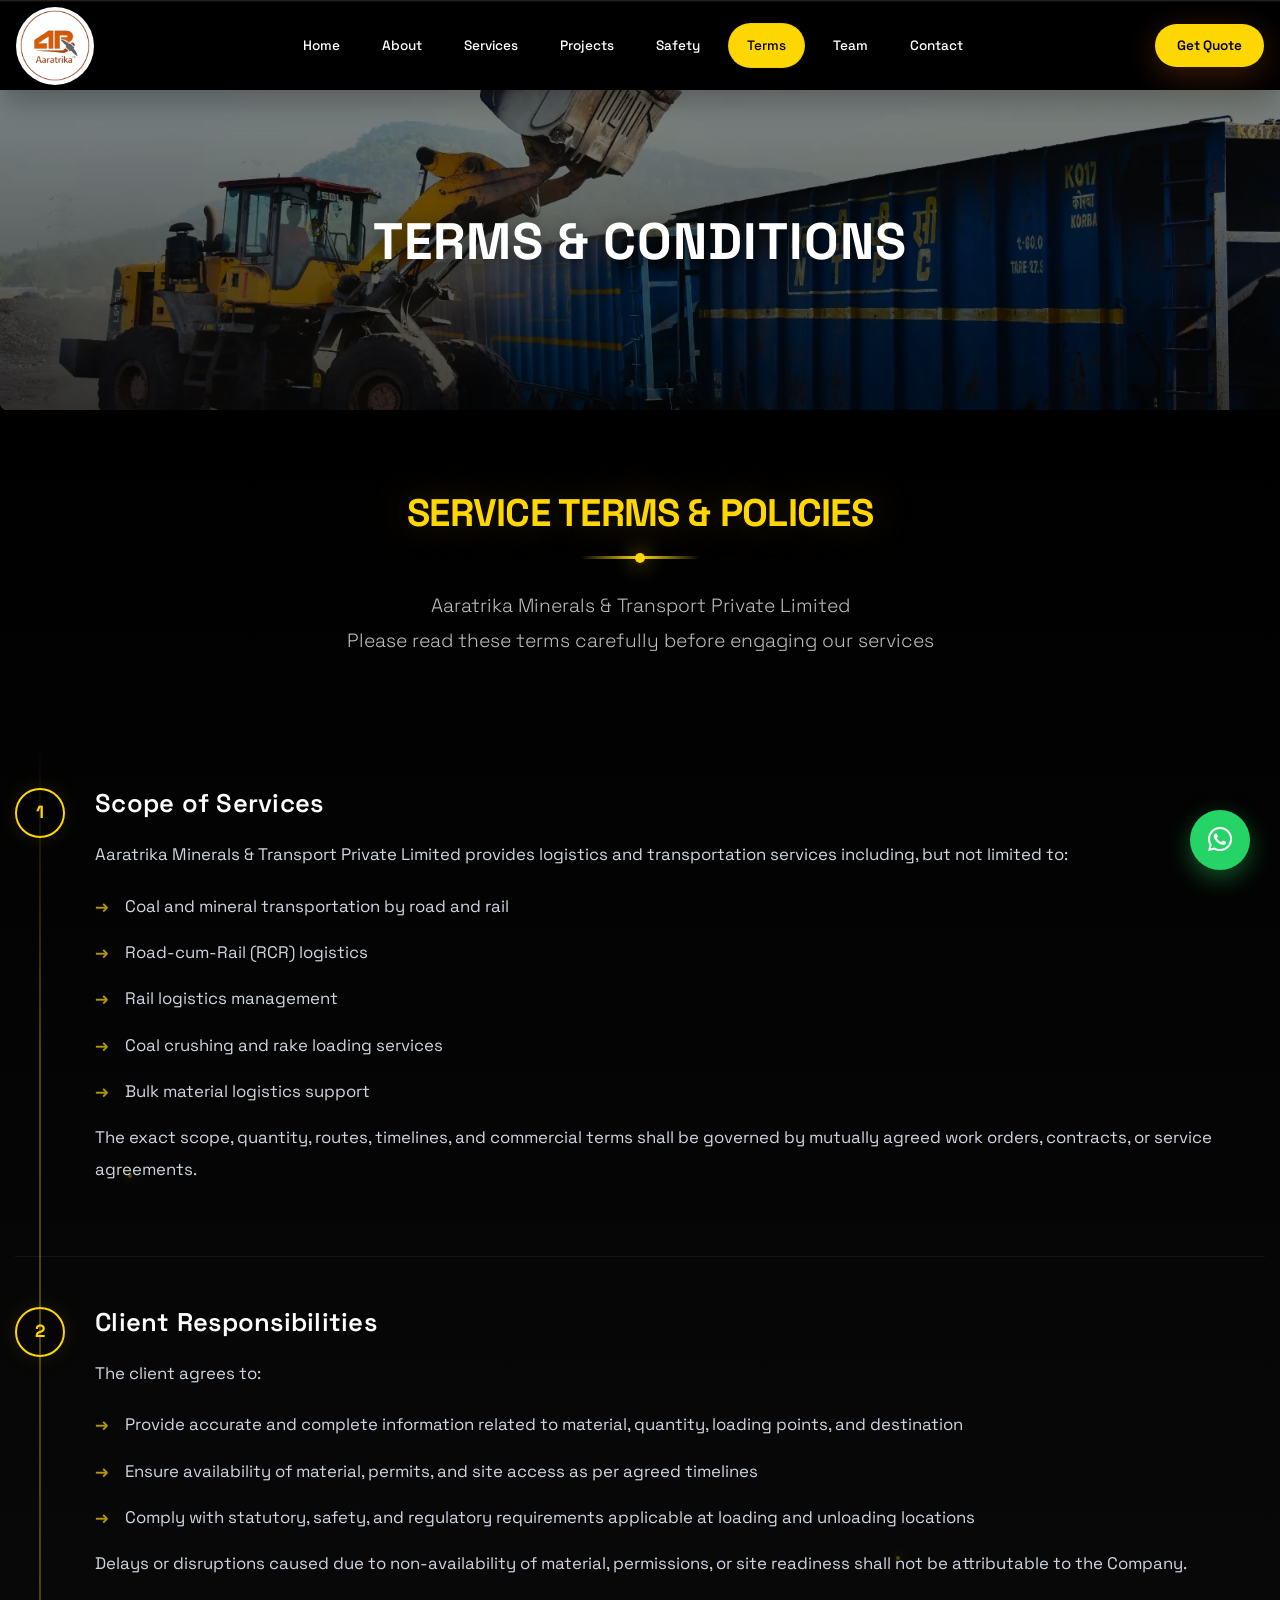
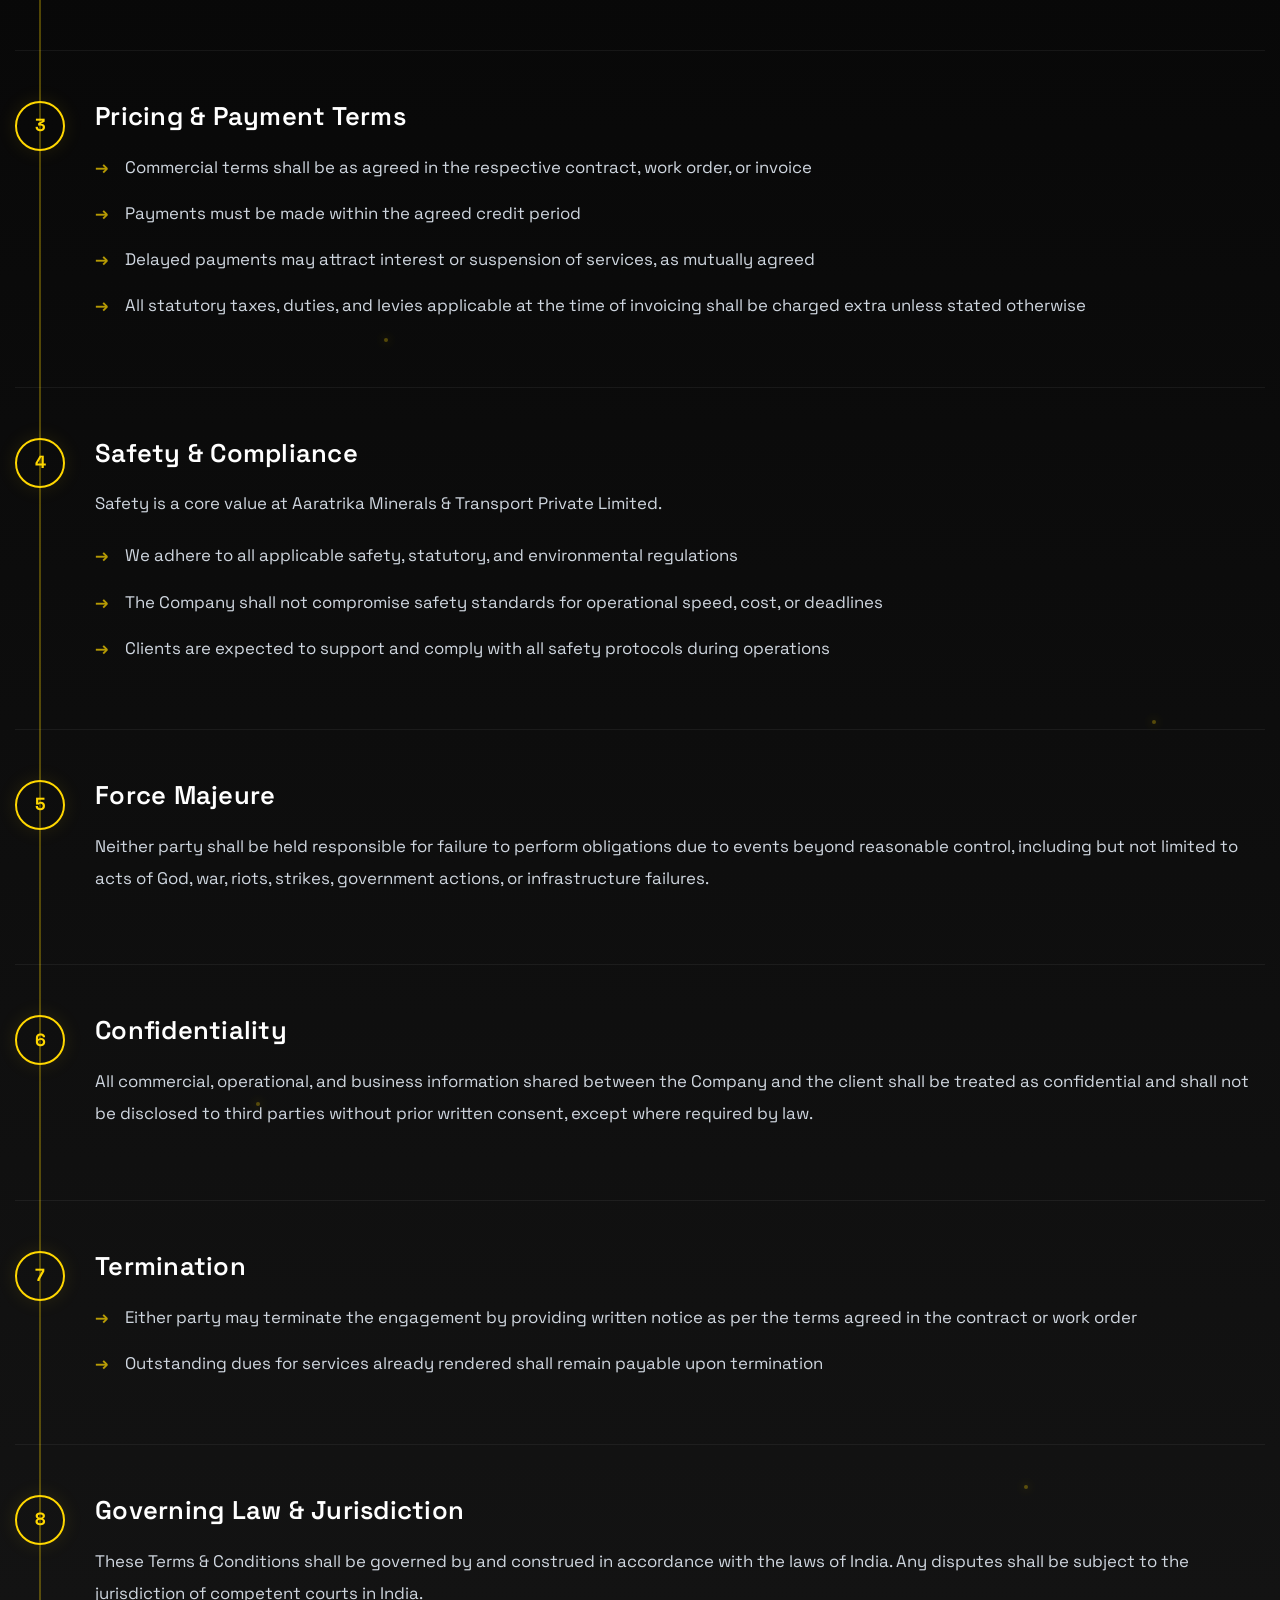
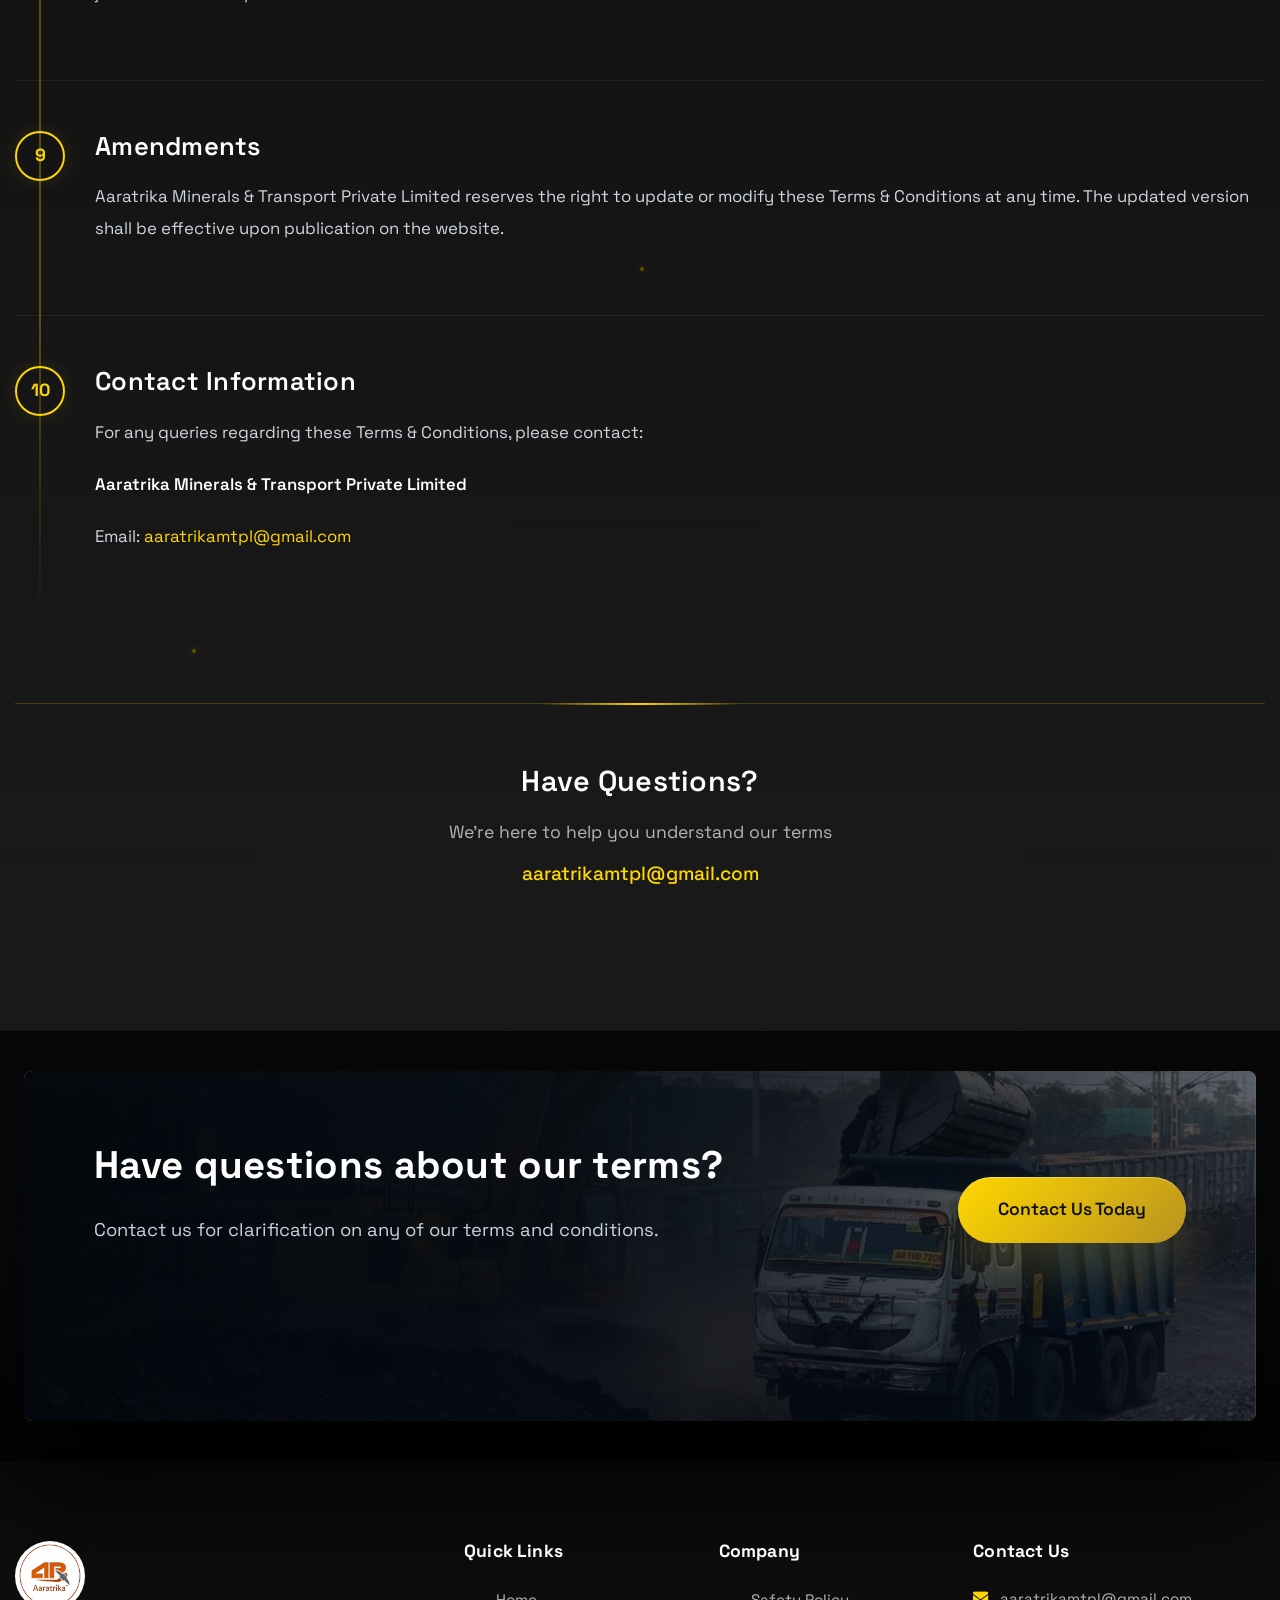
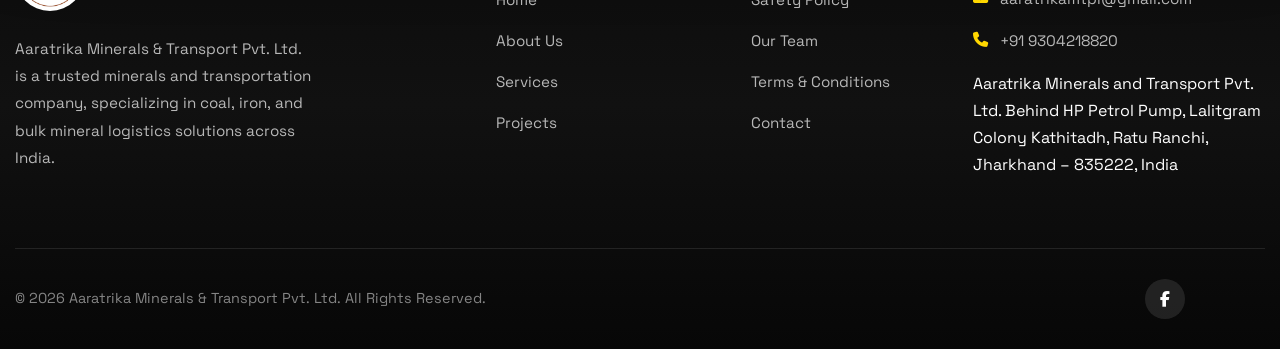
<file: terms.html>
<!DOCTYPE html>
<html lang="en">

<head>
    <meta charset="UTF-8">
    <meta name="viewport" content="width=device-width, initial-scale=1.0">
    <title>Terms & Conditions | Aaratrika Minerals & Transport Pvt. Ltd.</title>
    <meta name="description"
        content="Terms and Conditions for Aaratrika Minerals & Transport Private Limited - Scope of services, client responsibilities, pricing, safety, and compliance.">
    <meta name="keywords"
        content="terms and conditions, logistics terms, transportation agreement, coal transport terms">

    <!-- Open Graph -->
    <meta property="og:title" content="Terms & Conditions | Aaratrika Minerals & Transport Pvt. Ltd.">
    <meta property="og:description" content="Terms and Conditions for our services.">
    <meta property="og:type" content="website">

    <!-- Favicon -->
    <link rel="icon" type="image/png" href="assets/images/logo.webp">
    <link
        href="https://fonts.googleapis.com/css2?family=Space+Grotesk:wght@400;500;600;700&family=Inter:wght@300;400;500;600&family=IBM+Plex+Mono:wght@400;500&display=swap"
        rel="stylesheet" />
    <!-- Google Fonts -->
    <link rel="preconnect" href="https://fonts.googleapis.com">
    <link rel="preconnect" href="https://fonts.gstatic.com" crossorigin>

    <!-- Font Awesome -->
    <link rel="stylesheet" href="https://cdnjs.cloudflare.com/ajax/libs/font-awesome/6.4.0/css/all.min.css">

    <!-- Bootstrap 5 -->
    <link href="https://cdn.jsdelivr.net/npm/bootstrap@5.3.0/dist/css/bootstrap.min.css" rel="stylesheet">

    <!-- Custom CSS -->
    <link rel="stylesheet" href="assets/css/style.css">
</head>

<body>
    <!-- Loading Screen -->
    <div class="loading">
        <div class="loading-spinner"></div>
    </div>

    <!-- Floating Navbar -->
    <div class="navbar-wrapper">
        <nav class="navbar">
            <a href="index.html" class="navbar-brand">
                <div class="logo-container">
                    <img src="assets/images/logo.webp" alt="Aaratrika Minerals & Transport Logo">
                </div>
            </a>

            <ul class="navbar-nav">
                <li class="nav-item"><a href="index.html" class="nav-link">Home</a></li>
                <li class="nav-item"><a href="about.html" class="nav-link">About</a></li>
                <li class="nav-item"><a href="services.html" class="nav-link">Services</a></li>
                <li class="nav-item"><a href="projects.html" class="nav-link">Projects</a></li>
                <li class="nav-item"><a href="safety.html" class="nav-link">Safety</a></li>
                <li class="nav-item"><a href="terms.html" class="nav-link active">Terms</a></li>
                <li class="nav-item"><a href="team.html" class="nav-link">Team</a></li>
                <li class="nav-item"><a href="contact.html" class="nav-link">Contact</a></li>
            </ul>

            <div class="navbar-actions">

                <a href="contact.html" class="btn-primary">Get Quote</a>
            </div>

            <button class="navbar-toggle" aria-label="Toggle Menu">
                <span></span>
                <span></span>
                <span></span>
            </button>
        </nav>
    </div>

    <!-- Mobile Menu -->
    <div class="mobile-menu">
        <ul class="navbar-nav">
            <li class="nav-item"><a href="index.html" class="nav-link">Home</a></li>
            <li class="nav-item"><a href="about.html" class="nav-link">About</a></li>
            <li class="nav-item"><a href="services.html" class="nav-link">Services</a></li>
            <li class="nav-item"><a href="projects.html" class="nav-link">Projects</a></li>
            <li class="nav-item"><a href="safety.html" class="nav-link">Safety</a></li>
            <li class="nav-item"><a href="terms.html" class="nav-link active">Terms</a></li>
            <li class="nav-item"><a href="team.html" class="nav-link">Team</a></li>
            <li class="nav-item"><a href="contact.html" class="nav-link">Contact</a></li>
        </ul>
        <a href="contact.html" class="btn-primary">Get Quote</a>
    </div>

    <!-- Page Header -->

    <section class="inner-banner" style="
        background-image: url(assets/images/pres.webp);
      ">
        <div class="banner-content ">
            <h1 class="banner-title fade-in">Terms & Conditions</h1>
            <p class="banner-text"></p>
        </div>
    </section>


    <!-- Terms Content Section -->
    <div class="glow-line"></div>

    <section class="terms-section">
        <!-- Animated Particles -->
        <div class="particles">
            <div class="particle"></div>
            <div class="particle"></div>
            <div class="particle"></div>
            <div class="particle"></div>
            <div class="particle"></div>
            <div class="particle"></div>
            <div class="particle"></div>
            <div class="particle"></div>
        </div>

        <div class="container">

            <div class="aarx-safety-header">
                <h2 class="aarx-main-title">Service Terms & Policies</h2>
                <div class="aarx-title-line"></div>
                <p class="aarx-main-desc">
                    Aaratrika Minerals & Transport Private Limited</span><br>
                    Please read these terms carefully before engaging our services
                </p>
            </div>



            <div class="terms-list">
                <div class="term-item">
                    <span class="term-number">1</span>
                    <div class="term-content">
                        <h3>Scope of Services</h3>
                        <p>Aaratrika Minerals & Transport Private Limited provides logistics and transportation services
                            including, but not limited to:</p>
                        <ul>
                            <li>Coal and mineral transportation by road and rail</li>
                            <li>Road-cum-Rail (RCR) logistics</li>
                            <li>Rail logistics management</li>
                            <li>Coal crushing and rake loading services</li>
                            <li>Bulk material logistics support</li>
                        </ul>
                        <p>The exact scope, quantity, routes, timelines, and commercial terms shall be governed by
                            mutually agreed work orders, contracts, or service agreements.</p>
                    </div>
                </div>

                <div class="term-item">
                    <span class="term-number">2</span>
                    <div class="term-content">
                        <h3>Client Responsibilities</h3>
                        <p>The client agrees to:</p>
                        <ul>
                            <li>Provide accurate and complete information related to material, quantity, loading points,
                                and destination</li>
                            <li>Ensure availability of material, permits, and site access as per agreed timelines</li>
                            <li>Comply with statutory, safety, and regulatory requirements applicable at loading and
                                unloading locations</li>
                        </ul>
                        <p>Delays or disruptions caused due to non-availability of material, permissions, or site
                            readiness shall not be attributable to the Company.</p>
                    </div>
                </div>

                <div class="term-item">
                    <span class="term-number">3</span>
                    <div class="term-content">
                        <h3>Pricing & Payment Terms</h3>
                        <ul>
                            <li>Commercial terms shall be as agreed in the respective contract, work order, or invoice
                            </li>
                            <li>Payments must be made within the agreed credit period</li>
                            <li>Delayed payments may attract interest or suspension of services, as mutually agreed</li>
                            <li>All statutory taxes, duties, and levies applicable at the time of invoicing shall be
                                charged extra unless stated otherwise</li>
                        </ul>
                    </div>
                </div>

                <div class="term-item">
                    <span class="term-number">4</span>
                    <div class="term-content">
                        <h3>Safety & Compliance</h3>
                        <p>Safety is a core value at Aaratrika Minerals & Transport Private Limited.</p>
                        <ul>
                            <li>We adhere to all applicable safety, statutory, and environmental regulations</li>
                            <li>The Company shall not compromise safety standards for operational speed, cost, or
                                deadlines</li>
                            <li>Clients are expected to support and comply with all safety protocols during operations
                            </li>
                        </ul>
                    </div>
                </div>

                <div class="term-item">
                    <span class="term-number">5</span>
                    <div class="term-content">
                        <h3>Force Majeure</h3>
                        <p>Neither party shall be held responsible for failure to perform obligations due to events
                            beyond reasonable control, including but not limited to acts of God, war, riots, strikes,
                            government actions, or infrastructure failures.</p>
                    </div>
                </div>

                <div class="term-item">
                    <span class="term-number">6</span>
                    <div class="term-content">
                        <h3>Confidentiality</h3>
                        <p>All commercial, operational, and business information shared between the Company and the
                            client shall be treated as confidential and shall not be disclosed to third parties without
                            prior written consent, except where required by law.</p>
                    </div>
                </div>

                <div class="term-item">
                    <span class="term-number">7</span>
                    <div class="term-content">
                        <h3>Termination</h3>
                        <ul>
                            <li>Either party may terminate the engagement by providing written notice as per the terms
                                agreed in the contract or work order</li>
                            <li>Outstanding dues for services already rendered shall remain payable upon termination
                            </li>
                        </ul>
                    </div>
                </div>

                <div class="term-item">
                    <span class="term-number">8</span>
                    <div class="term-content">
                        <h3>Governing Law & Jurisdiction</h3>
                        <p>These Terms & Conditions shall be governed by and construed in accordance with the laws of
                            India. Any disputes shall be subject to the jurisdiction of competent courts in India.</p>
                    </div>
                </div>

                <div class="term-item">
                    <span class="term-number">9</span>
                    <div class="term-content">
                        <h3>Amendments</h3>
                        <p>Aaratrika Minerals & Transport Private Limited reserves the right to update or modify these
                            Terms & Conditions at any time. The updated version shall be effective upon publication on
                            the website.</p>
                    </div>
                </div>

                <div class="term-item">
                    <span class="term-number">10</span>
                    <div class="term-content">
                        <h3>Contact Information</h3>
                        <p>For any queries regarding these Terms & Conditions, please contact:</p>
                        <p style="margin-top: 15px; color: var(--white); font-weight: 600;">Aaratrika Minerals &
                            Transport Private Limited</p>
                        <p>Email: <a href="mailto:aaratrikamtpl@gmail.com"
                                style="color: var(--gold); text-decoration: none;">aaratrikamtpl@gmail.com</a></p>
                    </div>
                </div>
            </div>

            <div class="contact-section">
                <h3 class="contact-title">Have Questions?</h3>
                <p class="contact-text">We're here to help you understand our terms</p>
                <a href="mailto:aaratrikamtpl@gmail.com" class="contact-email">aaratrikamtpl@gmail.com</a>
            </div>
        </div>
    </section>


    <!-- CTA Section -->

    <section class="cta-section slide-in-left">
        <div class="cta-content">
            <div class="cta-wrapper">
                <div class="row align-items-center">
                    <div class="col-lg-8 text-center text-lg-start mb-4 mb-lg-0">
                        <h2 class="cta-title">
                            Have questions about our terms?
                        </h2>
                        <p class="cta-text">
                            Contact us for clarification on any of our terms and conditions.

                        </p>
                    </div>

                    <div class="col-lg-4 text-center text-lg-end">
                        <a href="contact.html" class="cta-btn">
                            Contact Us Today
                        </a>
                    </div>
                </div>
            </div>
        </div>
    </section>
    <!-- Footer -->
    <footer class="footer">
        <div class="container">
            <div class="footer-grid">
                <div class="footer-brand">
                    <div class="footer-logo">
                        <img src="assets/images/logo.webp" alt="Aaratrika Logo">
                    </div>

                    <p>Aaratrika Minerals & Transport Pvt. Ltd. is a trusted minerals and transportation company,
                        specializing in coal, iron, and bulk mineral logistics solutions across India.</p>
                </div>

                <div class="footer-column">
                    <h4>Quick Links</h4>
                    <ul class="footer-links">
                        <li><a href="index.html">Home</a></li>
                        <li><a href="about.html">About Us</a></li>
                        <li><a href="services.html">Services</a></li>
                        <li><a href="projects.html">Projects</a></li>
                    </ul>
                </div>

                <div class="footer-column">
                    <h4>Company</h4>
                    <ul class="footer-links">
                        <li><a href="safety.html">Safety Policy</a></li>
                        <li><a href="team.html">Our Team</a></li>
                        <li><a href="terms.html">Terms & Conditions</a></li>
                        <li><a href="contact.html">Contact</a></li>
                    </ul>
                </div>

                <div class="footer-column">
                    <h4>Contact Us</h4>
                    <div class="footer-contact">
                        <div class="footer-contact-item">
                            <i class="fas fa-envelope"></i>
                            <span>aaratrikamtpl@gmail.com</span>
                        </div>
                        <div class="footer-contact-item">
                            <i class="fas fa-phone"></i>
                            <span>+91 9304218820</span>
                        </div>
                        <div class="footer-address">
                            <a href="https://www.google.com/maps?q=House%20No-1030,%20Dwarikapuri,%20Kamre,%20Behind%20HP%20Petrol%20Pump,%20Lalitgram%20Colony,%20Kathitadh,%20Ratu,%20Ranchi,%20Jharkhand%20835222,%20India"
                                target="_blank">

                                <span>Aaratrika Minerals and Transport Pvt. Ltd.</span>
                                <span>Behind HP Petrol Pump, Lalitgram Colony</span>
                                <span>Kathitadh, Ratu</span>
                                <span>Ranchi, Jharkhand – 835222, India</span>

                            </a>
                        </div>
                    </div>
                </div>
            </div>

            <div class="footer-bottom">
                <p>&copy; 2026 Aaratrika Minerals & Transport Pvt. Ltd. All Rights Reserved.</p>
                <div class="footer-social">
                    <a href="https://www.facebook.com/share/18G92wQis7/ " target="_blank" aria-label="Facebook"><i
                            class="fab fa-facebook-f"></i></a>
                </div>
            </div>
        </div>
    </footer>

    <!-- WhatsApp Float Button -->
    <a href="https://wa.me/919304218820?text=Hello%20Aaratrika%20Minerals%2C%20I%20would%20like%20to%20enquire%20about%20your%20logistics%20services."
        class="whatsapp-float" target="_blank" aria-label="WhatsApp">
        <i class="fab fa-whatsapp"></i>
    </a>
    <div class="mobile-quote-fab d-md-none">
        <a href="contact.html">Get Quote</a>
    </div>
    <!-- Bootstrap JS -->
    <script src="https://cdn.jsdelivr.net/npm/bootstrap@5.3.0/dist/js/bootstrap.bundle.min.js"></script>

    <!-- Custom JS -->
    <script src="assets/js/main.js"></script>
</body>

</html>
</file>
<file: assets/css/style.css>
:root {
    --primary-orange: #F37021;
    --primary-orange-dark: #E65C00;
    --gold-: #FFD700;
    --bg-main: linear-gradient(180deg, #000000 0%, #1A1A1A 100%);
    --bg-section: #0b0b0b;
    --glass-bg: rgba(255, 255, 255, 0.04);
    --glass-border: rgba(255, 255, 255, 0.08);
    --accent: #FFD700;
    --accent-soft: #FFD700;
    --accent-glow: rgba(212, 175, 55, .15);
    --bg: #06080c;
    --card: #121720;
    --text: #e8ecf1;
    --muted: #9aa4af;
    --text-main: #f5f5f5;
    --text-secondary: #bfbfbf;
    --aar-gold: #FFD700;
    --aar-dark: #06080c;
    --text: #d9dde3;
    --white: #ffffff;
    --aar-gold: #FFD700;
    --aar-dark: #06080c;
    --white: #FFFFFF;
    --white-soft: #FDFCFB;
    --am-gold: #FFD700;
    --am-dark: #070a10;
    --am-text: #cfd6df;
    --am-gold: #FFD700;
    --am-gold-light: #f0cd04;
    --am-dark: #0a0a0a;
    --am-card: #111111;
    --bg-dark: #050505;
    --bg-soft: #0b0b0b;
    --gold: #FFD700;
    --text: #e5e5e5;
    --muted: #b5b5b5;
    /* Shadows */
    --shadow-sm: 0 4px 12px rgba(0, 0, 0, 0.04);
    --shadow-md: 0 8px 24px rgba(0, 0, 0, 0.06);
    --shadow-lg: 0 20px 60px rgba(0, 0, 0, 0.08);
    --shadow-xl: 0 30px 80px rgba(0, 0, 0, 0.12);
    --shadow-glow: 0 8px 32px rgba(243, 112, 33, 0.25);

    /* Border Radius */
    --radius-sm: 12px;
    --radius-md: 20px;
    --radius-lg: 25px;
    --radius-xl: 30px;
    --radius-full: 50px;

    /* Transitions */
    --transition-fast: 0.2s ease;
    --transition-normal: 0.3s ease;
    --transition-slow: 0.5s ease;

    /* Spacing */
    --section-padding: 100px;
    --container-max: 1320px;
    --navbar-height: 90px;
    --navbar-height-mobile: 74px;
}

* {
    margin: 0;
    padding: 0;
    box-sizing: border-box;
}

html {
    scroll-behavior: smooth;
    scroll-padding-top: var(--navbar-height);

    font-size: 16px;
}

body {
    font-family: 'Space Grotesk', sans-serif;
    padding-top: var(--navbar-height);
    line-height: 1.7;
    overflow-x: hidden;
    background:
        radial-gradient(circle at 15% 35%, rgba(212, 175, 55, 0.07), transparent 45%),
        radial-gradient(circle at 85% 75%, rgba(212, 175, 55, 0.04), transparent 50%),
        linear-gradient(180deg,
            #050505 0%,
            #0a0a0a 50%,
            #070707 100%);

    color: #e8ecf1;

}

h1,
h2,
h3,
h4,
h5,
h6 {
    font-family: 'Space Grotesk', sans-serif;
    font-weight: 700;
    letter-spacing: 0.01em;
    line-height: 1.2;
}


h1 {
    font-size: clamp(2.5rem, 5vw, 3.75rem);
}

h2 {
    font-size: clamp(2rem, 4vw, 2.75rem);
}

h3 {
    font-size: clamp(1.5rem, 3vw, 1.875rem);
}

h4 {
    font-size: clamp(1.25rem, 2vw, 1.5rem);
}

p {
    color: var(--text-light);
    font-size: 1rem;
}

a {
    text-decoration: none;
    color: inherit;
    transition: var(--transition-normal);
}

img {
    max-width: 100%;
    height: auto;
}


.container {
    max-width: var(--container-max);
    margin: 0 auto;
    padding: 0 24px;
}

.section-padding {
    padding: 60px 0px 40px 0px;
}

.section-alt {
    background: linear-gradient(to bottom, var(--bg-alt), var(--bg-main));
}

.section-accent {
    background-color: var(--bg-accent);
}


.bg-gradient-orange {
    background: linear-gradient(135deg, var(--primary-orange), var(--primary-orange-dark));
}

.bg-gradient-soft {
    background: linear-gradient(to bottom, var(--bg-main), var(--bg-alt));
}


.text-orange {
    color: var(--primary-orange);
}

.text-dark {
    color: var(--text-dark);
}

.text-light {
    color: var(--text-light);
}

/* ============================================
   FLOATING NAVBAR
   ============================================ */
.navbar-wrapper {
    position: fixed;
    top: 20px;
    left: 0;
    right: 0;
    z-index: 1000;
    padding: 0;
    transition: var(--transition-normal);
    width: 100%;
}

.navbar {
    width: 100%;
    margin: 0 auto;
    height: 90px;
    backdrop-filter: blur(20px);
    -webkit-backdrop-filter: blur(20px);
    box-shadow: var(--shadow-md);
    display: flex;
    align-items: center;
    justify-content: space-between;
    padding: 0 24px;
    transition: var(--transition-normal);
    gap: 18px;
}


/* ========================= */
/* NAVBAR BASE 
/* ========================= */
.navbar {
    background: linear-gradient(135deg,
            rgba(50, 45, 40, 0.45),
            rgba(20, 18, 15, 0.65));
    backdrop-filter: blur(18px) saturate(120%);
    -webkit-backdrop-filter: blur(18px) saturate(120%);
    border-top: 1px solid rgba(255, 255, 255, 0.12);

    box-shadow:
        0 12px 30px rgba(0, 0, 0, 0.3),
        inset 0 1px 0 rgba(255, 255, 255, 0.05);

    transition: all 0.4s cubic-bezier(0.25, 0.8, 0.25, 1);
}

/* ========================= */
/* NAVBAR SCROLLED */
/* ========================= */
.navbar.scrolled {
    background: linear-gradient(90deg,
            rgba(12, 12, 12, 0.85),
            rgba(24, 24, 24, 0.92));
    backdrop-filter: blur(24px) saturate(150%);
    -webkit-backdrop-filter: blur(24px) saturate(150%);
    box-shadow:
        0 18px 45px rgba(0, 0, 0, 0.65),
        0 0 25px rgba(220, 175, 55, 0.08),
        inset 0 1px 0 rgba(220, 175, 55, 0.1);
}

/* ========================= */
/* NAVBAR BASE */
/* ========================= */
.navbar-brand {
    display: flex;
    align-items: center;
    gap: 12px;
    flex-shrink: 0;
}

.logo-container {
    width: 78px;
    height: 78px;
    border-radius: 50%;
    overflow: hidden;
    background: var(--white);
    display: flex;
    align-items: center;
    justify-content: center;
    box-shadow: var(--shadow-sm);

}

.logo-container img {
    width: 90% !important;
    height: 90% !important;
    object-fit: contain;
    padding: 0px;
}

.brand-text {
    font-weight: 700;
    font-size: 1.1rem;
    color: var(--text-dark);
    display: none;
}

.navbar-nav {
    display: flex !important;
    flex-direction: row !important;
    align-items: center;
    justify-content: center;
    gap: 14px;
    list-style: none;
    margin: 0;
    padding: 0;
    flex-wrap: nowrap;
    flex: 1;
}

.nav-item {
    position: relative;
    flex-shrink: 0;
}

.nav-link {
    padding: 8px 14px;
    font-size: 0.85rem;
    font-weight: 500;
    color: var(--white);
    border-radius: var(--radius-full);
    position: relative;
    overflow: hidden;
    transition: var(--transition-normal);
    white-space: nowrap;
    display: block;
}

.nav-link::after {
    content: '';
    position: absolute;
    bottom: 6px;
    left: 50%;
    width: 0;
    height: 2px;
    background: #FFD700;
    transition: var(--transition-normal);
    transform: translateX(-50%);
}

.nav-link:hover {
    color: #FFD700;
}

.nav-link:hover::after {
    width: 60%;
}

.nav-link.active {
    color: #000000;


    background: #FFD700;


    padding: 10px 18px;
    border-radius: 30px;

    border: 1px solid rgba(212, 175, 55, .35);

    backdrop-filter: blur(8px);
}

.navbar-actions {
    display: flex;
    align-items: center;
    gap: 10px;
    flex-shrink: 0;
}

.icon-btn {
    width: 42px;
    height: 42px;
    border-radius: 50%;

    display: flex;
    align-items: center;
    justify-content: center;


    background: rgba(60, 45, 20, .45);
    backdrop-filter: blur(10px);

    color: #FFD700;
    border: 1px solid rgba(212, 175, 55, .25);

    box-shadow: 0 8px 20px rgba(0, 0, 0, .35);
    transition: .35s ease;
}

.icon-btn:hover {
    background: linear-gradient(135deg, #F2D98A, #FFD700, #A8872A);
    color: #000;

    transform: translateY(-3px);

    box-shadow:
        0 12px 30px rgba(212, 175, 55, .35),
        0 0 25px rgba(212, 175, 55, .2);
}

.btn-secondary,
.btn-second,
.btn-slide {
    position: relative;
    z-index: 3;
}

.btn-primary {
    padding: 10px 22px;
    background: #FFD700;

    color: var(--bg-dark);
    font-weight: 600;
    font-size: 0.85rem;
    border-radius: var(--radius-full);
    border: none;
    cursor: pointer;
    transition: var(--transition-normal);
    box-shadow: var(--shadow-glow);
    flex-shrink: 0;
}

.btn-primary:hover {
    transform: translateY(-2px);
    box-shadow: 0 12px 40px rgba(243, 112, 33, 0.35);
}



.btn-slide {
    position: relative;
    display: inline-block;
    padding: 12px 30px;
    font-size: 0.95rem;
    font-weight: 600;
    color: #FFD700;
    border: 2px solid #FFD700;
    border-radius: 50px;
    text-decoration: none;
    overflow: hidden;
    transition: color 0.4s ease;
}


.btn-slide::before {
    content: "";
    position: absolute;
    top: 0;
    left: 0;
    width: 0%;
    height: 100%;
    background: #FFD700;
    transition: width 0.4s ease;
    z-index: -1;
    border-radius: 50px;
}


.btn-slide:hover {
    color: #000000;
}

.btn-slide:hover::before {
    width: 100%;
}

.navbar-toggle {
    display: none;
    flex-direction: column;
    gap: 5px;
    padding: 8px;
    background: none;
    border: none;
    cursor: pointer;
}

.navbar-toggle span {
    width: 24px;
    height: 2px;
    background: var(--gold-);
    transition: var(--transition-normal);
    border-radius: 2px;
}

.slider-dot {
    width: 12px;
    height: 12px;
    border-radius: 50%;
    background: rgba(255, 255, 255, 0.4);
    cursor: pointer;
    transition: var(--transition-normal);
}

.slider-dot.active {
    background: var(--primary-orange);
    width: 32px;
    border-radius: 6px;
}


.section-header {
    text-align: center;
    margin-bottom: 60px;
}

.section-header-about {
    text-align: center;
    margin-top: 16px;
    margin-bottom: 26px;
}

.section-title-about {
    margin-bottom: 28px;
    color: var(--gold-);
}


/* =========================
   BANNER FOR ALL PAGES
========================= */


.inner-banner {
    position: relative;

    height: 320px;

    background-size: cover;
    background-position: center;
    background-repeat: no-repeat;

    display: flex;
    align-items: center;
    justify-content: center;
    text-align: center;

    padding: 0 20px;

    border-radius: 0 0 8px 8px;
    overflow: hidden;

    box-shadow: 0 20px 50px rgba(0, 0, 0, 0.4);
}

.inner-banner::before {
    content: "";
    position: absolute;
    inset: 0;

    background: linear-gradient(to bottom,
            rgba(0, 0, 0, 0.4),
            rgba(0, 0, 0, 0.55),
            rgba(0, 0, 0, 0.7));

    z-index: 1;
}


.banner-content {
    position: relative;
    z-index: 2;

    color: #ffffff;
    max-width: 800px;

    text-shadow: 0 4px 20px rgba(0, 0, 0, 0.6);
}


.banner-title {
    font-size: clamp(2rem, 4vw, 3.2rem);
    font-weight: 700;
    line-height: 1.1;

    margin-bottom: 14px;
    text-transform: uppercase;
    letter-spacing: 1px;
}

/* text */
.banner-text {
    font-size: 1.05rem;
    color: rgba(255, 255, 255, 0.9);
}

/* =========================
   MOBILE
========================= */

@media (max-width: 768px) {

    .inner-banner {
        height: 220px;
        /* reduced mobile height */
        border-radius: 0 0 18px 18px;
    }

    .banner-title {
        font-size: 1.5rem;
    }

    .banner-text {
        font-size: 0.9rem;
    }
}

/* ========== ABOUT SECTION ========== */

.about-story-full {
    position: relative;
    width: 100%;
    padding: 70px 40px;
    z-index: 2;
    background:
        radial-gradient(circle at 20% 40%, rgba(212, 175, 55, .08), transparent 40%),
        linear-gradient(180deg,
            #000000 0%,
            #111111 45%,
            #1A1A1A 100%);
}


.about-story-inner {
    max-width: 1200px;
    margin: auto;
}


.about-story-text {
    font-size: clamp(1.5rem, 2.2vw, 2.2rem);
    line-height: 1.7;
    font-weight: 300;
    color: #f5f5f5;
    letter-spacing: .2px;

    text-align: justify;
    text-align-last: center;
}


.about-story-text .hl {
    color: var(--gold-);
    font-weight: 500;
}


.about-story-text strong {
    font-weight: 500;
}

.about-sub-heading {
    text-align: center;
    font-size: clamp(1.6rem, 2.2vw, 2rem);
    font-weight: 600;
    margin: 40px 0 10px;
    color: #2a201c;
}


@media(max-width:992px) {
    .about-story-full {
        padding: 80px 30px;
    }

    .about-story-text {
        text-align: left;
        text-align-last: left;
        font-size: 1.4rem;
    }
}

@media(max-width:576px) {
    .about-story-full {
        padding: 60px 20px;
    }

    .about-story-text {
        font-size: 1.15rem;
        line-height: 1.8;
    }
}

/* ========== CORE VALUE SECTION ========== */

.abt-values-section {
    position: relative;
    width: 100%;
    padding: 120px 60px;

    background: linear-gradient(180deg, #050505 0%, #0a0a0a 100%);
    overflow: hidden;
}


.abt-values-section::before {
    content: '';
    position: absolute;
    inset: 0;
    background:
        linear-gradient(90deg, transparent 49%, rgba(212, 175, 55, 0.03) 50%, transparent 51%),
        linear-gradient(0deg, transparent 49%, rgba(212, 175, 55, 0.03) 50%, transparent 51%);
    background-size: 100px 100px;
    animation: gridMove 20s linear infinite;
}


.abt-values-header {
    text-align: center;
    margin-bottom: 70px;
    position: relative;
    z-index: 2;
}

.abt-values-tag {
    color: #FFD700;
    letter-spacing: 4px;
    font-size: 0.9rem;
    margin-bottom: 15px;
    text-transform: uppercase;
}

.abt-values-title {
    font-size: 3rem;
    color: #fff;
}


.abt-values-grid {
    position: relative;
    z-index: 2;

    display: grid;
    grid-template-columns: repeat(2, 1fr);
    gap: 30px;
}

.abt-value-card {
    position: relative;
    padding: 35px;

    background: rgba(255, 255, 255, 0.03);
    border: 1px solid rgba(80, 74, 57, 0.15);
    border-radius: 6px;

    transition: 0.35s ease;
}

.abt-value-card::before {
    content: '';
    position: absolute;
    left: 0;
    top: 25px;
    bottom: 25px;
    width: 3px;
    background: linear-gradient(#FFD700, transparent);
}

.abt-value-card:hover {
    transform: translateY(-8px);
    border-color: rgba(102, 94, 71, 0.15);
    box-shadow: 0 25px 70px rgba(0, 0, 0, 0.7);
}

.abt-value-icon {
    width: 55px;
    height: 55px;
    border-radius: 50%;

    display: flex;
    align-items: center;
    justify-content: center;

    background: rgba(212, 175, 55, 0.12);
    color: #FFD700;
    font-size: 1.3rem;

    margin-bottom: 15px;
}

.abt-value-card h4 {
    color: #FFD700;
    font-size: 1.34rem;
    margin-bottom: 10px;
}

.abt-value-card p {
    color: #bdbdbd;
    line-height: 1.7;
    font-size: 1.18rem;
}

/* =========================
   MOBILE
========================= */

@media (max-width: 991px) {

    .abt-values-section {
        padding: 40px 20px;
    }

    .abt-values-title {
        font-size: 2rem;
    }

    .abt-values-grid {
        grid-template-columns: 1fr;
        gap: 20px;
    }
}



/* =========================
   VISION & MISSION
========================= */


.abt-vm-section {
    position: relative;
    width: 100%;
    min-height: 100vh;
    background: linear-gradient(135deg, #000000 0%, #0a0a0a 50%, #111111 100%);
    overflow: hidden;
    display: flex;
    align-items: center;
}


.abt-vm-section::before {
    content: '';
    position: absolute;
    inset: 0;
    background:
        linear-gradient(90deg, transparent 49%, rgba(212, 175, 55, 0.03) 50%, transparent 51%),
        linear-gradient(0deg, transparent 49%, rgba(212, 175, 55, 0.03) 50%, transparent 51%);
    background-size: 100px 100px;
    animation: abtVmGrid 20s linear infinite;
}

@keyframes abtVmGrid {
    0% {
        transform: translate(0, 0);
    }

    100% {
        transform: translate(100px, 100px);
    }
}


.abt-vm-glow {
    position: absolute;
    width: 600px;
    height: 600px;
    background: radial-gradient(circle, rgba(212, 175, 55, 0.15) 0%, transparent 70%);
    top: 50%;
    left: 50%;
    transform: translate(-50%, -50%);
    pointer-events: none;
    z-index: 1;
}


.abt-vm-wrap {
    position: relative;
    z-index: 2;
    width: 100%;
    display: grid;
    grid-template-columns: 1fr 1.2fr 1fr;
    min-height: 80vh;
}


.abt-vm-vision {
    background: linear-gradient(180deg, rgba(212, 175, 55, 0.1), transparent);
    border-right: 1px solid rgba(212, 175, 55, 0.3);
    padding: 80px 60px;
    display: flex;
    flex-direction: column;
    justify-content: center;
    position: relative;
    clip-path: polygon(0 0, 100% 0, 85% 100%, 0 100%);
}

.abt-vm-vision::before {
    content: '';
    position: absolute;
    left: 0;
    top: 20%;
    width: 4px;
    height: 60%;
    background: linear-gradient(180deg, transparent, #D4AF37, transparent);
}


.abt-vm-mission {
    background: linear-gradient(180deg, transparent, rgba(212, 175, 55, 0.05));
    border-left: 1px solid rgba(212, 175, 55, 0.3);
    padding: 80px 60px;
    display: flex;
    flex-direction: column;
    justify-content: center;
    position: relative;
    clip-path: polygon(15% 0, 100% 0, 100% 100%, 0 100%);
}

.abt-vm-mission::before {
    content: '';
    position: absolute;
    right: 0;
    top: 20%;
    width: 4px;
    height: 60%;
    background: linear-gradient(180deg, transparent, #FFD700, transparent);
}

/* =========================
   CENTER VIDEO 
========================= */

.abt-vm-visual {
    position: relative;
    overflow: hidden;
    margin: -40px 0;
    z-index: 3;
    box-shadow: 0 0 80px rgba(212, 175, 55, 0.2);

    width: 100%;
    aspect-ratio: 9 / 16;
    max-height: 800px;
}

.abt-vm-visual video {
    width: 100%;
    height: 100%;
    object-fit: cover;

    position: relative;
    z-index: 1;

    filter: brightness(0.85) contrast(1.2) saturate(1.1);
    transition: transform 0.8s ease, filter 0.6s ease;
}

.abt-vm-overlay {
    position: absolute;
    inset: 0;

    background: linear-gradient(to right,
            rgba(0, 0, 0, 0.35) 0%,
            rgba(0, 0, 0, 0.15) 45%,
            rgba(0, 0, 0, 0.15) 55%,
            rgba(0, 0, 0, 0.35) 100%);

    z-index: 2;
    pointer-events: none;
}

.abt-vm-tag {
    font-size: 0.9rem;
    letter-spacing: 4px;
    color: #FFD700;
    text-transform: uppercase;
    margin-bottom: 20px;
    display: flex;
    align-items: center;
    gap: 15px;
}

.abt-vm-tag::after {
    content: '';
    flex: 1;
    height: 1px;
    background: linear-gradient(90deg, #D4AF37, transparent);
    max-width: 100px;
}

.abt-vm-head {
    font-size: 3.5rem;
    font-weight: 700;
    color: #fff;
    line-height: 1.1;
    margin-bottom: 30px;
    text-transform: uppercase;
}

.abt-vm-head span {
    color: #FFD700;
    display: block;
    font-size: 1.2rem;
    letter-spacing: 8px;
    margin-top: 10px;
}

.abt-vm-desc {
    color: #b0b0b0;
    font-size: 1rem;
    line-height: 1.9;
    margin-bottom: 25px;
}


.abt-vm-list {
    list-style: none;
}

.abt-vm-list li {
    font-size: 1rem;
    color: #b0b0b0;
    padding: 20px 0;
    border-bottom: 1px solid rgba(212, 175, 55, 0.1);
    display: flex;
    gap: 20px;
    transition: 0.3s;
}

.abt-vm-list li:hover {
    color: #fff;
    padding-left: 5px;
}

.abt-vm-list li::before {
    content: '→';
    color: #FFD700;
}


.abt-vm-deco {
    position: absolute;
    width: 100px;
    height: 100px;
    border: 2px solid rgba(212, 175, 55, 0.3);
}

.abt-vm-deco.tr {
    top: 40px;
    left: 40px;
    border-right: none;
    border-bottom: none;
}

.abt-vm-deco.br {
    bottom: 40px;
    right: 40px;
    border-left: none;
    border-top: none;
}


.abt-vm-anim {
    opacity: 0;
    transform: translateY(50px);
    transition: 0.8s;
}

.abt-vm-anim.on {
    opacity: 1;
    transform: translateY(0);
}


@media (max-width: 991px) {
    .abt-vm-wrap {
        grid-template-columns: 1fr;
        padding: 40px 20px;
        gap: 30px;
    }

    .abt-vm-visual {
        height: 400px;
        margin: 0;
    }

    .abt-vm-visual video {
        width: 100%;
        height: 100%;
        object-fit: cover;
    }

    .abt-vm-deco {
        display: none;
    }
}


/* =========================
 WHY SECTION - About
========================= */
.why-section {
    position: relative;
    padding: 90px 0;

    background: linear-gradient(to right,
            #000000 0%,
            #020202 40%,
            #000000 100%);

    box-shadow: inset 0 80px 120px rgba(0, 0, 0, 0.9);
}

.why-section::before {
    content: "";
    position: absolute;
    inset: 0;
    background: radial-gradient(circle at 30% 20%, rgba(212, 175, 55, .05), transparent 60%);
    pointer-events: none;
}

/* ===== LEFT STICKY ===== */

.why-left {
    position: sticky;
    top: 120px;
    padding-right: 30px;
    z-index: 5;
}

.why-section,
.why-section .container,
.why-section .row,
.why-section .col-lg-5 {
    overflow: visible !important;
}

.why-title {
    font-size: 3.2rem;
    font-weight: 800;
    line-height: 1.2;
    color: #ffffff;


    background: linear-gradient(90deg, #ffffff, #FFD700);
    -webkit-background-clip: text;
    -webkit-text-fill-color: transparent;

    text-shadow: 0 0 10px rgba(212, 175, 55, 0.2);

    margin-bottom: 20px;
}

.why-desc {
    color: #d1cfcf;
    line-height: 1.7;
    font-size: 1.22rem;
}

/* =========================
 RIGHT SIDE (EDGE DESIGN)
========================= */

.why-right {
    position: relative;
    padding-left: 30px;
}

/* .why-right::before {
    content: "";
    position: absolute;
    left: 0;
    top: 0;
    bottom: 0;
    width: 1px;
    background: linear-gradient(to bottom, rgba(213, 188, 44, 0.25), transparent);
} */

.why-card {
    position: relative;
    padding: 30px 0;

    background: transparent;
    border: none;
    border-radius: 0;
    box-shadow: none;

    margin-bottom: 0;
    transition: 0.3s ease;
}

.why-card::before {
    content: "";
    position: absolute;
    left: -10px;
    top: 12px;
    bottom: 12px;
    width: 2px;
    background: linear-gradient(to bottom, #FFD700, transparent);
}

.why-card {
    border-bottom: 1px solid rgba(255, 255, 255, 0.08);
}

.why-card:last-child {
    border-bottom: none;
}

.why-card:hover {
    transform: translateX(8px);
}

.why-card h4 {
    color: #FFD700;
    font-size: 1.55rem;
    margin-bottom: 12px;
}

.why-card p {
    color: #bdbdbd;
    font-size: 1.18rem;
    line-height: 1.7;
}

/* =========================
 MOBILE
========================= */

@media(max-width:992px) {

    .why-section {
        background: #000000;
        padding: 20px 0;
        box-shadow: inset 0 40px 80px rgba(0, 0, 0, 0.8);
    }

    .why-section::before {
        background: radial-gradient(circle at 30% 20%, rgba(212, 175, 55, .03), transparent 60%);
    }

    .why-left {
        position: relative;
        top: 0;
        margin-bottom: 60px;
        padding-right: 0;
    }

    .why-right {
        padding-left: 20px;
    }

    .why-right::before {
        left: 0;
    }

    .why-card::before {
        left: -8px;
    }

    .why-title {
        font-size: 2rem;
    }
}


/* =========================
   VISION - SERVICE
========================= */

.vision-block {
    position: relative;
    width: 100%;
    min-height: 360px;
    display: flex;
    align-items: center;
    justify-content: center;
    background: url("../images/charcoal-background.webp") center/cover no-repeat;
    background-attachment: fixed;
    overflow: hidden;
}

.vision-overlay {
    position: absolute;
    inset: 0;
    background: linear-gradient(180deg,
            rgba(0, 0, 0, .65) 0%,
            rgba(0, 0, 0, .75) 60%,
            rgba(0, 0, 0, .85) 100%);
    z-index: 1;
}

.vision-content {
    position: relative;
    z-index: 2;
    text-align: center;
    max-width: 820px;
    margin: auto;
    padding: 50px 20px;
}

.vision-label {
    color: var(--white-soft);
    font-size: .8rem;
    letter-spacing: 3px;
    text-transform: uppercase;
    display: inline-block;
    margin-bottom: 18px;
}

.vision-title {
    color: var(--aar-gold);
    font-size: clamp(2.2rem, 4vw, 3.2rem);
    font-weight: 700;
    margin-bottom: 20px;
}

.vision-text {
    color: rgba(255, 255, 255, .88);
    font-size: 1.25rem;
    line-height: 1.7;
    max-width: 760px;
    margin: auto;
}

@media(max-width:992px) {
    .vision-block {
        min-height: 340px;
    }

    .vision-text {
        font-size: 1.1rem;
    }
}

@media(max-width:576px) {
    .vision-block {
        min-height: 300px;
    }

    .vision-title {
        font-size: 2rem;
    }

    .vision-text {
        font-size: 1rem;
    }
}

@media(max-width:768px) {
    .vision-block {
        background-attachment: scroll;
    }
}


/* =========================
 SERVICES  SECTION
========================= */

.services-adv-section {
    padding: 80px 0;
    color: #fff;
    position: relative;
    overflow: visible;

    background:
        radial-gradient(circle at 85% 20%, rgba(198, 178, 25, 0.06), transparent 40%),
        radial-gradient(circle at 10% 90%, rgba(0, 0, 0, 0.4), transparent 50%),
        linear-gradient(180deg,
            #0b0d10 0%,
            #0f1318 40%,
            #0c0f13 70%,
            #080a0c 100%);
}


.services-adv-section::before {
    content: "";
    position: absolute;
    inset: 0;
    background: radial-gradient(rgba(255, 255, 255, 0.03) 1px, transparent 1px);
    background-size: 3px 3px;
    opacity: 0.06;
    pointer-events: none;
    z-index: 0;
}


.services-adv-right {
    position: relative;
    padding-left: 20px;
    counter-reset: service-item;
    z-index: 2;
}


.services-adv-card {
    position: relative;
    padding: 0 0 65px 0;
    transition: all 0.35s ease;
    counter-increment: service-item;
}


.services-adv-card:not(:last-child)::after {
    content: "";
    position: absolute;
    bottom: 25px;
    left: 0;
    width: 70%;
    height: 1px;
    background: linear-gradient(to right, rgba(255, 255, 255, 0.1), transparent);
}


.services-adv-card h4 {
    font-size: 1.6rem;
    font-weight: 500;
    margin-bottom: 14px;
    color: #eaeaea;
    position: relative;
    padding-left: 42px;
    letter-spacing: 0.2px;
}


.services-adv-card h4::before {
    content: "0" counter(service-item);
    position: absolute;
    left: 0;
    top: 8px;

    font-size: 0.8rem;
    font-weight: 600;
    color: #FFD700;

    letter-spacing: 2px;

    text-shadow:
        0 0 6px rgba(198, 178, 25, 0.6),
        0 0 14px rgba(198, 178, 25, 0.3);
}


.services-adv-card p {
    color: rgba(255, 255, 255, 0.55);
    line-height: 1.85;
    font-size: 1.05rem;
    margin-left: 42px;
    max-width: 600px;
}


.services-adv-card:hover h4 {
    color: #C6B219;
}

.services-adv-card:hover p {
    color: rgba(255, 255, 255, 0.8);
    transform: translateX(6px);
}

.services-adv-card:hover {
    transform: translateX(6px);
}


@media(max-width: 992px) {

    .services-adv-section {
        padding: 80px 0;
    }

    .services-adv-left {
        position: relative;
        top: 0;
        margin-bottom: 50px;
        padding-right: 0;
    }

    .services-adv-title {
        font-size: 2.2rem;
    }

    .services-adv-card h4 {
        font-size: 1.4rem;
    }
}

@media(max-width: 576px) {

    .services-adv-section {
        padding: 60px 0;
    }

    .services-adv-title {
        font-size: 1.8rem;
    }

    .services-adv-card h4 {
        font-size: 1.2rem;
        padding-left: 30px;
    }

    .services-adv-card p {
        font-size: 0.95rem;
        margin-left: 30px;
    }
}


/* =========================
 SERVICES banner video
========================= */
/* ===== SERVICE HERO SECTION ===== */
.service-hero {
    position: relative;
    width: 100%;
    height: 70vh;
    min-height: 500px;
    max-height: 800px;
    overflow: hidden;
    display: flex;
    align-items: center;
    justify-content: center;
    box-sizing: border-box;
}

/* ===== VIDEO BACKGROUND ===== */
.service-video {
    position: absolute;
    top: 50%;
    left: 50%;
    min-width: 100%;
    min-height: 100%;
    width: auto;
    height: auto;
    transform: translate(-50%, -50%) scale(1.05);
    object-fit: cover;
    z-index: 1;
    animation: subtleZoom 25s ease-in-out infinite alternate;
    filter: brightness(0.7) contrast(1.15) saturate(1.1);
}

@keyframes subtleZoom {
    0% {
        transform: translate(-50%, -50%) scale(1.05);
    }
    100% {
        transform: translate(-50%, -50%) scale(1.12);
    }
}

/* ===== OVERLAY ===== */
.service-overlay {
    position: absolute;
    top: 0;
    left: 0;
    width: 100%;
    height: 100%;
    z-index: 2;
    background: linear-gradient(
        120deg,
        rgba(0, 0, 0, 0.9) 0%,
        rgba(0, 0, 0, 0.6) 35%,
        rgba(0, 0, 0, 0.4) 60%,
        rgba(0, 0, 0, 0.85) 100%
    );
}

/* ===== SHEEN EFFECT ===== */
.service-hero::before {
    content: '';
    position: absolute;
    top: 0;
    left: 0;
    width: 100%;
    height: 100%;
    z-index: 3;
    background: linear-gradient(
        90deg,
        transparent 0%,
        rgba(212, 175, 55, 0.04) 50%,
        transparent 100%
    );
    animation: sheen 10s ease-in-out infinite;
    pointer-events: none;
}

@keyframes sheen {
    0%, 100% {
        opacity: 0.3;
        transform: translateX(-100%);
    }
    50% {
        opacity: 0.8;
        transform: translateX(100%);
    }
}

/* ===== SERVICE CONTENT ===== */
.service-content {
    position: relative;
    z-index: 5;
    text-align: center;
    padding: 30px 40px;
    animation: fadeInUp 1s ease-out;
    box-sizing: border-box;
}

@keyframes fadeInUp {
    from {
        opacity: 0;
        transform: translateY(30px);
    }
    to {
        opacity: 1;
        transform: translateY(0);
    }
}

.service-label {
    display: block;
    font-family: 'Montserrat', sans-serif;
    font-size: 12px;
    font-weight: 500;
    letter-spacing: 4px;
    text-transform: uppercase;
    color: #FFD700;
    margin-bottom: 15px;
    opacity: 0;
    animation: fadeIn 0.8s ease-out 0.3s forwards;
}

.service-title {
    font-family: 'Montserrat', sans-serif;
    font-size: 48px;
    font-weight: 600;
    color: #FFFFFF;
    letter-spacing: 2px;
    text-transform: uppercase;
    margin: 0 0 20px 0;
    position: relative;
    text-shadow: 0 2px 10px rgba(0, 0, 0, 0.4);
    opacity: 0;
    animation: fadeInUp 0.8s ease-out 0.5s forwards;
}

.title-divider {
    display: flex;
    align-items: center;
    justify-content: center;
    gap: 15px;
    margin: 25px 0;
    opacity: 0;
    animation: fadeIn 0.8s ease-out 0.8s forwards;
}

.divider-line {
    width: 50px;
    height: 1px;
    background: linear-gradient(90deg, transparent, rgba(212, 175, 55, 0.6), transparent);
}

.divider-icon {
    color: #FFD700;
    font-size: 10px;
    opacity: 0.8;
}

.service-subtitle {
    font-family: 'Montserrat', sans-serif;
    font-size: 16px;
    font-weight: 300;
    color: rgba(255, 255, 255, 0.85);
    letter-spacing: 3px;
    text-transform: uppercase;
    margin: 0;
    line-height: 1.6;
    opacity: 0;
    animation: fadeInUp 0.8s ease-out 1s forwards;
}

@keyframes fadeIn {
    to {
        opacity: 1;
    }
}

/* ===== SCROLL INDICATOR ===== */
.scroll-hint {
    position: absolute;
    bottom: 30px;
    left: 50%;
    transform: translateX(-50%);
    z-index: 5;
    display: flex;
    flex-direction: column;
    align-items: center;
    gap: 8px;
    opacity: 0;
    animation: fadeIn 0.8s ease-out 1.5s forwards;
    cursor: pointer;
    transition: transform 0.3s ease;
}

.scroll-hint:hover {
    transform: translateX(-50%) translateY(3px);
}

.scroll-text {
    font-family: 'Montserrat', sans-serif;
    font-size: 10px;
    letter-spacing: 3px;
    text-transform: uppercase;
    color: rgba(244, 228, 188, 0.7);
    transition: color 0.3s ease;
}

.scroll-hint:hover .scroll-text {
    color: #F4E4BC;
}

.scroll-arrow {
    width: 1px;
    height: 40px;
    background: linear-gradient(to bottom, #FFD700, transparent);
    position: relative;
    animation: bounce 2s ease-in-out infinite;
}

.scroll-arrow::after {
    content: '';
    position: absolute;
    bottom: 0;
    left: 50%;
    transform: translateX(-50%);
    width: 0;
    height: 0;
    border-left: 4px solid transparent;
    border-right: 4px solid transparent;
    border-top: 6px solid #FFD700;
}

@keyframes bounce {
    0%, 100% {
        opacity: 0.4;
        transform: translateY(0);
    }
    50% {
        opacity: 1;
        transform: translateY(5px);
    }
}

/* ===== MOBILE RESPONSIVE ===== */
@media (max-width: 768px) {
    .service-hero {
        height: 60vh;
        min-height: 400px;
    }

    .service-content {
        padding: 20px;
    }

    .service-title {
        font-size: 36px;
        letter-spacing: 1.5px;
    }

    .service-label {
        font-size: 11px;
        letter-spacing: 3px;
    }

    .service-subtitle {
        font-size: 14px;
        letter-spacing: 2px;
    }

    .divider-line {
        width: 30px;
    }

    .scroll-hint {
        bottom: 20px;
    }

    .scroll-text {
        font-size: 9px;
    }
}

@media (max-width: 480px) {
    .service-hero {
        height: 50vh;
        min-height: 350px;
    }

    .service-content {
        padding: 15px;
    }

    .service-title {
        font-size: 28px;
        letter-spacing: 1px;
    }

    .service-label {
        font-size: 10px;
        letter-spacing: 2px;
    }

    .service-subtitle {
        font-size: 12px;
        letter-spacing: 1.5px;
    }

    .title-divider {
        gap: 10px;
    }

    .divider-line {
        width: 25px;
    }

    .divider-icon {
        font-size: 8px;
    }
}

/* ===== REDUCED MOTION ===== */
@media (prefers-reduced-motion: reduce) {
    .service-video {
        animation: none;
    }

    .service-hero::before {
        animation: none;
    }

    .service-content,
    .service-label,
    .service-title,
    .title-divider,
    .service-subtitle,
    .scroll-hint {
        animation: none;
        opacity: 1;
    }

    .scroll-arrow {
        animation: none;
    }
}
/* =========================
   PROJECTS SECTION
========================= */

.project-bg {
    position: relative;
    padding: 40px 0 30px;
    overflow: hidden;

    background:
        radial-gradient(circle at 60% 40%, rgba(212, 175, 55, 0.07), transparent 45%),
        radial-gradient(circle at 15% 80%, rgba(212, 175, 55, 0.04), transparent 45%),
        linear-gradient(180deg,
            #050505 0%,
            #0a0a0a 40%,
            #111111 75%,
            #070707 100%);
}

.project-bg::before {
    content: "";
    position: absolute;
    top: 0;
    left: 0;
    width: 100%;
    height: 180px;
    background: linear-gradient(to bottom, rgba(0, 0, 0, 0.45), transparent);
    pointer-events: none;
}


.project-bg::after {
    content: "";
    position: absolute;
    bottom: 0;
    left: 0;
    width: 100%;
    height: 180px;
    background: linear-gradient(to top, rgba(0, 0, 0, 0.5), transparent);
    pointer-events: none;
}


@media(max-width:768px) {
    .project-bg {
        padding: 70px 0;
    }
}

.projects-grid {
    display: flex;
    flex-direction: column;
    gap: 42px;
}

/* =========================
   PROJECT CARD
========================= */

.project-card {
    display: grid;
    grid-template-columns: 1fr 1.2fr;
    overflow: hidden;
    border-radius: 6px;
    position: relative;

    background: linear-gradient(145deg,
            rgba(25, 25, 25, 0.9) 0%,
            rgba(15, 15, 15, 0.95) 50%,
            rgba(8, 8, 8, 1) 100%);

    box-shadow:
        0 25px 80px rgba(0, 0, 0, 0.6),
        0 0 0 1px rgba(255, 255, 255, 0.03),
        inset 0 1px 0 rgba(255, 255, 255, 0.05);

    transition: .45s cubic-bezier(.2, .8, .2, 1);
}


.project-card:hover {
    transform: translateY(-10px) scale(1.01);
    box-shadow:
        0 40px 100px rgba(0, 0, 0, 0.8),
        0 0 0 1px rgba(212, 175, 55, 0.15),
        inset 0 1px 0 rgba(255, 255, 255, 0.08);
}


.project-image {
    position: relative;
    overflow: hidden;
}

.project-image img {
    width: 100%;
    height: 100%;
    object-fit: cover;
    min-height: 320px;
    transition: 1.2s;
}

.project-card:hover img {
    transform: scale(1.06);
}

.project-image::after {
    content: "";
    position: absolute;
    inset: 0;
    background: linear-gradient(to right, transparent, rgba(0, 0, 0, .35));
}


.project-content {
    padding: 42px;
    display: flex;
    flex-direction: column;
    justify-content: center;


    background: linear-gradient(90deg,
            rgba(0, 0, 0, 0.4) 0%,
            rgba(0, 0, 0, 0.7) 60%,
            rgba(0, 0, 0, 0.95) 100%);


    backdrop-filter: blur(10px);
    -webkit-backdrop-filter: blur(10px);
    position: relative;
    overflow: hidden;
    transition: all 0.3s ease;
}


.project-content::before {
    content: "";
    position: absolute;
    left: 0;
    top: 40px;
    bottom: 40px;
    width: 2px;

    background: linear-gradient(to bottom,
            transparent 0%,
            #FFD700 50%,
            transparent 100%);

    opacity: 0.7;
}


.project-content::after {
    content: "";
    position: absolute;
    inset: 0;
    pointer-events: none;
    background:

        linear-gradient(to right, rgba(212, 175, 55, 0.4), transparent) top left / 100% 1px no-repeat,

        linear-gradient(to bottom, rgba(212, 175, 55, 0.4), transparent) top right / 1px 100% no-repeat;

    opacity: 0.6;
}

.project-header {
    display: flex;
    align-items: center;
    gap: 14px;
    margin-bottom: 20px;
    flex-wrap: nowrap;
}

.project-badge {
    color: #1a1a1a;

    background: linear-gradient(135deg,
            #FFF3B0,
            #FFD700,
            #D4AF37);

    padding: 8px 18px;
    border-radius: 999px;

    font-weight: 600;
    font-size: 14px;
    white-space: nowrap;

    box-shadow:
        0 4px 12px rgba(0, 0, 0, 0.4),
        inset 0 1px 3px rgba(255, 255, 255, 0.3);

    border: 1px solid rgba(255, 215, 0, 0.25);
}

.project-badge:hover {
    transform: translateY(-1px);
    box-shadow:
        0 6px 16px rgba(0, 0, 0, 0.5),
        inset 0 1px 4px rgba(255, 255, 255, 0.35);
}

.project-quantity {
    color: #d8d7d7;
    font-size: 18px;
    white-space: nowrap;
}

.project-content h3 {
    font-weight: 700;
    font-size: 1.55rem;
    margin-bottom: 10px;
    line-height: 1.35;
    color: var(--gold-);
}

.project-card:hover .project-content h3 {
    text-shadow: 0 0 14px rgba(212, 175, 55, .18);
}

.project-details {
    display: flex;
    flex-direction: column;
    gap: 14px;
}

.project-detail {
    display: flex;
    align-items: flex-start;
    gap: 12px;
    font-size: .98rem;
    color: #bdbdbd;
}

.project-detail span {
    color: #d0d0d0;
}

.project-detail i {
    color: #FFD700;
    margin-top: 3px;
}

.client-logo img {
    width: 90px;
    height: auto;
    object-fit: contain;
    display: block;
    background: #fff;
    padding: 6px;
    border-radius: 10px;
    box-shadow: 0 6px 16px rgba(0, 0, 0, 0.35);

    transition: 0.3s ease;
}

.client-logo img:hover {
    transform: translateY(-2px);
    box-shadow: 0 10px 22px rgba(0, 0, 0, 0.45);
}

@media(max-width:768px) {


    .project-content {
        padding: 22px;
    }

    .project-header {
        display: flex;
        align-items: center;
        gap: 12px;
        flex-wrap: wrap;
        margin-bottom: 14px;
    }

    .client-logo img {
        width: 70px;
        padding: 6px;
        border-radius: 10px;
    }

    .project-badge {
        padding: 6px 12px;
        font-size: 13px;
        border-radius: 20px;
        white-space: nowrap;
    }

    .project-quantity {
        width: 100%;
        font-size: 13px;
        color: #aaa;
        margin-top: 4px;
    }

    .project-content h3,
    .project-content h2 {
        font-size: 18px;
        line-height: 1.3;
        margin-bottom: 14px;
    }

    .project-detail,
    .project-content p {
        font-size: 14px;
        margin-bottom: 10px;
    }

}

/* ======================
   MOBILE
====================== */

@media(max-width:992px) {

    .project-card {
        grid-template-columns: 1fr;
    }

    .project-content {
        padding: 32px;
    }

    .project-image img {
        min-height: 240px;
    }

}

/* ============================================
   HERO SECTION
   ============================================ */


.hero-section {
    position: relative;
    width: 100%;
    height: 100vh;
    overflow: hidden;
    display: flex;
    align-items: center;
    justify-content: center;
}

/* ==============================
   HERO VIDEO BACKGROUND
============================== */

.hero-video {
    position: absolute;
    top: 0;
    left: 0;
    width: 100%;
    height: 100%;
    object-fit: cover;
    filter: brightness(1.05) contrast(1.15) saturate(1.1);

    z-index: 1;
}

/* ==============================
   HERO OVERLAY
============================== */

.hero-overlay {
    position: absolute;
    inset: 0;

    display: flex;
    align-items: center;
    justify-content: center;

    padding: 80px 40px;
    text-align: center;
    z-index: 2;
    background:
        radial-gradient(circle at 12% 45%, rgba(212, 175, 55, 0.18), transparent 55%),
        linear-gradient(to bottom,
            rgba(0, 0, 0, 0.10) 0%,
            rgba(0, 0, 0, 0.25) 40%,
            rgba(0, 0, 0, 0.50) 75%,
            rgba(0, 0, 0, 0.70) 100%);

    backdrop-filter: blur(1px);
}

/* ==============================
   HERO CONTENT
============================== */

.hero-content {
    max-width: 900px;
    color: #fff;
}


.hero-subtitle {
    font-size: 0.9rem;
    letter-spacing: 3px;
    text-transform: uppercase;
    color: rgba(255, 255, 255, 0.85);
    margin-bottom: 14px;
}


.hero-title {
    font-size: clamp(3rem, 6vw, 4.5rem);
    font-weight: 800;
    text-transform: uppercase;

    color: #FFD700;

    margin-bottom: 20px;

    text-shadow:
        0 8px 30px rgba(0, 0, 0, 0.8),
        0 0 25px rgba(212, 175, 55, 0.35);
}


.hero-description {
    max-width: 680px;
    margin: 0 auto 35px;

    font-size: 1.1rem;
    line-height: 1.7;

    color: rgba(255, 255, 255, 0.92);
}

/* ==============================
   HERO BUTTONS
============================== */

.hero-buttons {
    display: flex;
    justify-content: center;
    gap: 18px;
    flex-wrap: wrap;
}


.btn-second {
    padding: 14px 34px;
    border-radius: 50px;

    background: linear-gradient(135deg, #FFD700, #b8962e);

    color: #000;
    font-weight: 600;
    text-decoration: none;

    border: 2px solid #fff;

    transition: 0.3s;
}

.btn-second:hover {
    transform: translateY(-3px);
    box-shadow: 0 12px 35px rgba(212, 175, 55, .4);
}


.btn-secondary {
    padding: 14px 34px;
    border-radius: 50px;

    background: #ffffff;
    color: black;

    font-weight: 600;
    text-decoration: none;

    border: 2px solid #D4AF37;

    transition: 0.3s;
}

.btn-secondary:hover {
    background: #FFD700;
    color: #000;
}

/* ==============================
   MOBILE RESPONSIVE
============================== */

@media (max-width:768px) {

    .hero-section {
        height: 85vh;
    }

    .hero-overlay {
        padding: 100px 20px 70px;
    }

    .hero-title {
        font-size: 2rem;
    }

    .hero-description {
        font-size: 0.95rem;
    }

    .hero-buttons {
        flex-direction: column;
        gap: 12px;
    }

    .hero-buttons a {
        width: 100%;
    }

}


/* =========================
   SAFETY SECTION
========================= */

.safety-section {
    position: relative;
    padding: 20px 0 30px;

    background:
        radial-gradient(circle at 80% 20%, rgba(212, 175, 55, .06), transparent 45%),
        radial-gradient(circle at 10% 80%, rgba(212, 175, 55, .04), transparent 50%),
        linear-gradient(180deg,
            #050505 0%,
            #090909 40%,
            #050505 100%);
}


/* =========================
   HEADER
========================= */

.safety-quote {
    color: #cfcfcf;
    font-size: 1.1rem;
    margin-top: 12px;
}

.safety-quote span {
    color: #FFD700;
    font-weight: 600;
}


/* =========================
   GRID
========================= */

.safety-grid {
    display: grid;
    grid-template-columns: repeat(2, 1fr);
    gap: 70px 60px;
    margin-top: 80px;
}


/* =========================
   ITEM (NO CARD)
========================= */

.safety-card {
    position: relative;
    padding-left: 20px;
}


.safety-card::before {
    content: "";
    position: absolute;
    left: 0;
    top: 6px;
    width: 3px;
    height: 45px;

    background: linear-gradient(#FFD700, transparent);
}


/* =========================
   TITLE
========================= */

.safety-card h3 {
    color: #ffffff;
    font-size: 1.3rem;
    margin-bottom: 10px;

    display: flex;
    align-items: center;
    gap: 10px;
}

.safety-card h3 i {
    color: #FFD700;
}


/* =========================
   TEXT
========================= */

.safety-card p {
    color: #cfcfcf;
    line-height: 1.7;
    font-size: .99rem;
}


/* =========================
   BUTTON
========================= */

.safety-section .btn-slide {
    margin-top: 50px;
}


/* =========================
   MOBILE
========================= */

@media(max-width:992px) {

    .safety-grid {
        grid-template-columns: 1fr;
        gap: 40px;
    }

    .safety-card {
        padding-left: 18px;
    }

    .safety-quote {
        font-size: 1rem;
    }

}

/* ============================================
    TEAM SECTION
    ============================================ */
:root {}

/* Premium Header */
.am-page-header {
    padding: 70px 0 60px;
    background:
        radial-gradient(ellipse at top, rgba(212, 175, 55, 0.1), transparent 60%),
        linear-gradient(180deg, #000 0%, #050505 100%);
    position: relative;
    text-align: center;
}

.am-page-header::before {
    content: '';
    position: absolute;
    bottom: 0;
    left: 50%;
    transform: translateX(-50%);
    width: 300px;
    height: 1px;
    background: linear-gradient(90deg, transparent, var(--am-gold), transparent);
}

.header-title {
    font-size: 3.5rem;
    font-weight: 800;
    background: linear-gradient(135deg, #fff 0%, var(--am-gold) 100%);
    -webkit-background-clip: text;
    -webkit-text-fill-color: transparent;
    background-clip: text;
    letter-spacing: -1px;
}


.am-team-section {
    position: relative;
    padding: 20px 0 60px;
    background:
        radial-gradient(circle at 0% 0%, rgba(212, 175, 55, 0.08) 0%, transparent 40%),
        radial-gradient(circle at 100% 100%, rgba(212, 175, 55, 0.05) 0%, transparent 40%),
        radial-gradient(circle at 50% 50%, rgba(212, 175, 55, 0.02) 0%, transparent 60%),
        linear-gradient(180deg, #000 0%, #080808 50%, #000 100%);
}


.am-section-head {
    margin-bottom: 60px;
    text-align: center;
}

.am-label {
    display: inline-flex;
    align-items: center;
    gap: 10px;
    color: #D4AF37;
text-shadow: 0 0 10px rgba(212, 175, 55, 0.4);
    font-size: 1rem;
    font-weight: 600;
    letter-spacing: 4px;
    text-transform: uppercase;
    padding: 10px 24px;
    border: 1px solid rgba(212, 175, 55, 0.3);
    border-radius: 50px;
    background: rgba(212, 175, 55, 0.05);
    backdrop-filter: blur(10px);
}

.am-label::before,
.am-label::after {
    content: '✦';
    font-size: 0.6rem;
    opacity: 0.6;
}

.am-title {
    font-size: clamp(2rem, 3vw, 2.8rem);
    font-weight: 700;
    color: rgb(243, 243, 243);
    position: relative;
    display: inline-block;
}


.am-member-card {
    background: linear-gradient(145deg, rgba(17, 17, 17, 0.9) 0%, rgba(13, 13, 13, 0.95) 100%);
    border-radius: 24px;
    padding: 50px 30px 40px;
    height: 100%;
    min-height: 420px;
    border: 1px solid rgba(212, 175, 55, 0.12);
    position: relative;
    overflow: hidden;
    transition: all 0.5s cubic-bezier(0.4, 0, 0.2, 1);
    display: flex;
    flex-direction: column;
    align-items: center;
    text-align: center;
    backdrop-filter: blur(20px);
    box-shadow:
        0 25px 60px rgba(0, 0, 0, 0.8),
        0 0 0 1px rgba(255, 255, 255, 0.03),
        inset 0 1px 0 rgba(255, 255, 255, 0.05);
}


.am-member-card::before {
    content: '';
    position: absolute;
    top: 0;
    left: 0;
    right: 0;
    height: 3px;
    background: linear-gradient(90deg,
            transparent 0%,
            var(--am-gold) 20%,
            var(--am-gold-light) 50%,
            var(--am-gold) 80%,
            transparent 100%);
    opacity: 0.6;
    transition: all 0.4s ease;
}


.am-member-card::after {
    content: '';
    position: absolute;
    top: -50%;
    left: -50%;
    width: 200%;
    height: 200%;
    background: radial-gradient(circle, rgba(212, 175, 55, 0.1) 0%, transparent 60%);
    opacity: 0;
    transition: opacity 0.6s ease;
    pointer-events: none;
}

.am-member-card:hover {
    transform: translateY(-15px) scale(1.02);
    border-color: rgba(212, 175, 55, 0.4);
    box-shadow:
        0 35px 80px rgba(0, 0, 0, 0.9),
        0 0 40px rgba(212, 175, 55, 0.15),
        inset 0 1px 0 rgba(255, 255, 255, 0.1);
}

.am-member-card:hover::before {
    opacity: 1;
    height: 4px;
    box-shadow: 0 0 20px rgba(212, 175, 55, 0.5);
}

.am-member-card:hover::after {
    opacity: 1;
}


.am-member-avatar {
    width: 150px;
    height: 150px;
    margin-bottom: 30px;
    position: relative;
    border-radius: 50%;
    padding: 5px;
    background: linear-gradient(135deg, var(--am-gold), var(--am-gold-light), var(--am-gold));
    box-shadow:
        0 15px 40px rgba(212, 175, 55, 0.3),
        0 0 0 1px rgba(212, 175, 55, 0.5);
    transition: all 0.4s ease;
}

.am-member-avatar::before {
    content: '';
    position: absolute;
    inset: -3px;
    border-radius: 50%;
    background: conic-gradient(from 0deg, transparent, var(--am-gold), transparent, var(--am-gold), transparent);
    opacity: 0;
    transition: opacity 0.4s ease;
    animation: rotate 3s linear infinite;
}

@keyframes rotate {
    from {
        transform: rotate(0deg);
    }

    to {
        transform: rotate(360deg);
    }
}

.am-member-card:hover .am-member-avatar {
    transform: scale(1.08);
    box-shadow:
        0 20px 50px rgba(212, 175, 55, 0.4),
        0 0 0 2px rgba(212, 175, 55, 0.8);
}

.am-member-card:hover .am-member-avatar::before {
    opacity: 0.6;
}

.am-member-avatar img {
    width: 100%;
    height: 100%;
    border-radius: 50%;
    object-fit: cover;
    border: 4px solid #0d0d0d;
    filter: grayscale(30%);
    transition: all 0.4s ease;
}

.am-member-card:hover .am-member-avatar img {
    filter: grayscale(0%);
    transform: scale(1.05);
}


.am-member-card h4 {
    font-size: 1.4rem;
    font-weight: 700;
    color: #fff;
    margin-bottom: 8px;
    letter-spacing: -0.3px;
}

.am-member-card>p {
    color: var(--am-gold);
    font-size: 0.95rem;
    font-weight: 600;
    text-transform: uppercase;
    letter-spacing: 2px;
    margin-bottom: 8px;
}

.am-member-card>span {
    display: inline-block;
    color: #b2b1b1;
    font-size: 0.85rem;
    font-weight: 500;
    letter-spacing: 0.5px;
    padding: 6px 16px;
    background: rgba(255, 255, 255, 0.03);
    border-radius: 20px;
    border: 1px solid rgba(255, 255, 255, 0.08);
    margin-bottom: 25px;
}


.am-member-desc {
    width: 100%;
    margin-top: auto;
    padding-top: 25px;
    border-top: 1px solid rgba(212, 175, 55, 0.15);
    position: relative;
}

.am-member-desc::before {
    content: '"';
    position: absolute;
    top: -10px;
    left: 50%;
    transform: translateX(-50%);
    font-size: 4rem;
    color: rgba(212, 175, 55, 0.1);
    line-height: 1;
    pointer-events: none;
}

.am-member-desc p {
    font-size: 1.10rem;
    line-height: 1.8;
    color: #cdcccc;
    margin: 0;
    font-weight: 400;
}

.fade-in {
    animation: fadeIn 1s ease forwards;
    opacity: 0;
}

.slide-in-left {
    animation: slideInLeft 0.8s ease forwards;
    opacity: 0;
}

.slide-in-right {
    animation: slideInRight 0.8s ease forwards;
    opacity: 0;
}

@keyframes fadeIn {
    to {
        opacity: 1;
    }
}

@keyframes slideInLeft {
    from {
        opacity: 0;
        transform: translateX(-40px);
    }

    to {
        opacity: 1;
        transform: translateX(0);
    }
}

@keyframes slideInRight {
    from {
        opacity: 0;
        transform: translateX(40px);
    }

    to {
        opacity: 1;
        transform: translateX(0);
    }
}


.row>div:nth-child(1) {
    animation-delay: 0.1s;
}

.row>div:nth-child(2) {
    animation-delay: 0.2s;
}

.row>div:nth-child(3) {
    animation-delay: 0.3s;
}

.row>div:nth-child(4) {
    animation-delay: 0.4s;
}


@media (max-width: 991px) {
    .am-title {
        font-size: 2.4rem;
    }

    .am-member-card {
        min-height: 380px;
    }
}

@media (max-width: 768px) {
    .am-team-section {
        padding: 0px 0 70px;
    }

    .am-title {
        font-size: 2rem;
    }

    .am-member-card {
        min-height: auto;
        margin-bottom: 20px;
    }

    .am-member-avatar {
        width: 130px;
        height: 130px;
    }
}

/* ===================================
   Final Leadership Section
=================================== */

.am-leadership-final {
    position: relative;
    padding: 90px 0;

    background:
        radial-gradient(circle at 30% 30%, rgba(212, 175, 55, 0.05), transparent 50%),
        radial-gradient(circle at 70% 70%, rgba(212, 175, 55, 0.04), transparent 50%),
        linear-gradient(180deg,
            #000000 0%,
            #040404 50%,
            #000000 100%);

    border-top: 1px solid rgba(212, 175, 55, 0.12);
}

.am-final-image {
    max-width: 380px;
    margin: 0 auto;
}

.am-final-image img {
    width: 100%;
    height: 460px;
    object-fit: cover;
    border-radius: 16px;
    border: 1px solid rgba(212, 175, 55, 0.25);
    box-shadow: 0 20px 40px rgba(0, 0, 0, 0.5);
}

.am-final-label {
    color: #D4AF37;
    letter-spacing: 3px;
    font-size: 13px;
    text-transform: uppercase;
    display: inline-block;
    margin-bottom: 15px;
}

.am-final-title {
    color: #ffffff;
      color: #ffffff;


    background: linear-gradient(90deg, #ffffff, #FFD700);
    -webkit-background-clip: text;
    -webkit-text-fill-color: transparent;

    text-shadow: 0 0 10px rgba(212, 175, 55, 0.2);
    font-size: 34px;
    font-weight: 700;
    margin-bottom: 20px;
}

.am-final-content p {
    font-size: 1.10rem;
    color: #cfd6df;
    line-height: 1.8;
    margin-bottom: 18px;
}

.am-final-btn {
    display: inline-block;
    margin-top: 10px;
    padding: 14px 30px;
    background: #FFD700;
    color: #000;
    font-weight: 600;
    border-radius: 50px;
    text-decoration: none;
    transition: all .3s ease;
}

.am-final-btn:hover {
    background: #e6c75a;
    transform: translateY(-3px);
}


@media (max-width: 768px) {


    .am-leadership-final {
        padding: 50px 0;
    }

    .am-final-image {
        max-width: 100%;
        padding: 0 20px;
        margin-bottom: 30px;
    }

    .am-final-image img {
        width: 100%;
        height: 340px;
        object-fit: cover;
        border-radius: 18px;
    }

    .am-final-label {
        font-size: 11px;
        letter-spacing: 2px;
    }

    .am-final-title {
        font-size: 24px;
        line-height: 1.3;
        margin-bottom: 15px;
    }

    .am-final-content p {
        font-size: 14px;
        line-height: 1.7;
    }

}

/* ======================================
   PERFECT MOBILE CENTER FIX (CLEAN)
====================================== */

@media (max-width: 768px) {

    .am-team-section .row {
        margin-left: 0;
        margin-right: 0;
    }

    .am-team-section .col-lg-3,
    .am-team-section .col-md-4,
    .am-team-section .col-sm-6,
    .am-team-section .col-12 {
        padding-left: 12px;
        padding-right: 12px;
    }


}


/* ======================================
    CONTACT SECTION
====================================== */

.am-contact-section {
    padding: 60px 20px 70px 40px;

    background:
        radial-gradient(circle at 10% 20%, rgba(255, 215, 0, 0.08), transparent 40%),
        radial-gradient(circle at 90% 80%, rgba(255, 140, 0, 0.08), transparent 40%),
        linear-gradient(180deg, #0a0a0a 0%, #0c0f14 40%, #07090d 100%);

    color: var(--white);
    position: relative;
    overflow: hidden;
}

.am-contact-section::before {
    content: '';
    position: absolute;
    inset: 0;

    background:
        radial-gradient(circle at 0% 0%, rgba(255, 215, 0, 0.04), transparent 35%),
        radial-gradient(circle at 100% 100%, rgba(255, 140, 0, 0.04), transparent 35%);

    pointer-events: none;
    z-index: 0;
}

.am-container {
    max-width: 1200px;
    margin: auto;
    position: relative;
    z-index: 1;
}

/* =========================
   GRID LAYOUT
========================= */

.am-contact-grid {
    display: grid;
    grid-template-columns: 1fr 1.2fr;
    gap: 50px;
    align-items: stretch;
}

.am-contact-left {
    display: flex;
    flex-direction: column;
    gap: 20px;
    height: 100%;
}

.am-info-card {
    display: flex;
    gap: 15px;
    padding: 22px;
    border-radius: 18px;
    background: linear-gradient(145deg, rgba(18, 23, 32, 0.9) 0%, rgba(12, 16, 22, 0.95) 100%);
    backdrop-filter: blur(20px);
    border: 1px solid rgba(255, 215, 0, 0.15);
    box-shadow:
        0 8px 32px rgba(0, 0, 0, 0.4),
        inset 0 1px 0 rgba(255, 255, 255, 0.05);
    transition: all 0.4s cubic-bezier(0.4, 0, 0.2, 1);
    position: relative;
    overflow: hidden;
}


.am-info-card::before {
    content: '';
    position: absolute;
    top: 0;
    left: -100%;
    width: 100%;
    height: 100%;
    background: linear-gradient(90deg, transparent, rgba(255, 215, 0, 0.05), transparent);
    transition: left 0.6s;
}

.am-info-card:hover::before {
    left: 100%;
}

.am-info-card:hover {
    border-color: rgba(255, 215, 0, 0.4);
    transform: translateY(-4px) scale(1.01);
    box-shadow:
        0 20px 40px rgba(0, 0, 0, 0.5),
        0 0 20px rgba(255, 215, 0, 0.1),
        inset 0 1px 0 rgba(255, 255, 255, 0.08);
}

.am-info-icon {
    width: 45px;
    height: 45px;
    background: linear-gradient(135deg, rgba(255, 215, 0, 0.2) 0%, rgba(243, 112, 33, 0.15) 100%);
    border-radius: 50%;
    display: flex;
    align-items: center;
    justify-content: center;
    color: var(--am-gold);
    font-size: 16px;
    border: 1px solid rgba(255, 215, 0, 0.3);
    box-shadow: 0 4px 12px rgba(255, 215, 0, 0.15);
}

.am-info-card h4 {
    margin-bottom: 5px;
    font-size: 16px;
    color: var(--am-gold);
    font-weight: 600;
    letter-spacing: 0.5px;
}

.am-info-card p {
    font-size: 15px;
    color: var(--am-text);
    line-height: 1.5;
}

/* =========================
   BUSINESS HOURS
========================= */

.am-hours-card {
    padding: 22px;
    border-radius: 18px;
    background: linear-gradient(145deg, rgba(18, 23, 32, 0.95) 0%, rgba(10, 14, 20, 0.98) 100%);
    backdrop-filter: blur(20px);
    border: 1px solid rgba(239, 235, 8, 0.2);
    margin-top: auto;
    box-shadow:
        0 8px 32px rgba(0, 0, 0, 0.4),
        inset 0 1px 0 rgba(255, 255, 255, 0.05);
    position: relative;
}

.am-hours-card::after {
    content: '';
    position: absolute;
    top: 0;
    left: 0;
    right: 0;
    height: 2px;
    background: linear-gradient(90deg, transparent, var(--aar-gold), transparent);
    opacity: 0.6;
}

.am-hours-card h4 {
    margin-bottom: 15px;
    color: var(--aar-gold);
    font-size: 15px;
    font-weight: 600;
    letter-spacing: 1px;
    text-transform: uppercase;
}

.am-hours-row {
    display: flex;
    justify-content: space-between;
    margin-bottom: 8px;
    font-size: 14px;
    color: var(--am-text);
    padding: 6px 0;
    border-bottom: 1px solid rgba(255, 255, 255, 0.05);
}

.am-hours-row:last-child {
    border-bottom: none;
}


.am-hours-row.active {
    color: var(--am-gold);
    background: rgba(255, 215, 0, 0.05);
    margin: 0 -10px;
    padding: 6px 10px;
    border-radius: 8px;
}

/* =========================
   RIGHT SIDE FORM 
========================= */

.am-contact-form {
    padding: 50px 40px;
    border-radius: 24px;
    background: linear-gradient(165deg, #121720 0%, #0c1118 50%, #090d12 100%);
    border: 1px solid rgba(255, 215, 0, 0.2);
    box-shadow:
        0 30px 60px rgba(0, 0, 0, 0.6),
        0 0 0 1px rgba(255, 255, 255, 0.02),
        inset 0 1px 0 rgba(255, 255, 255, 0.05);
    display: flex;
    flex-direction: column;
    height: 100%;
    position: relative;
    overflow: hidden;
}


.am-contact-form::before {
    content: '';
    position: absolute;
    top: 0;
    left: 20%;
    right: 20%;
    height: 2px;
    background: linear-gradient(90deg, transparent, var(--am-gold), transparent);
    opacity: 0.6;
}

.am-contact-form h3 {
    margin-bottom: 30px;
    font-size: clamp(1.6rem, 2.5vw, 2.2rem);
    color: var(--am-gold);
    font-weight: 600;
    letter-spacing: 0.5px;
    position: relative;
    padding-bottom: 15px;
}

.am-contact-form h3::after {
    content: '';
    position: absolute;
    bottom: 0;
    left: 0;
    width: 60px;
    height: 3px;
    background: linear-gradient(90deg, var(--aar-gold), var(--am-gold));
    border-radius: 2px;
}


.am-contact-form form {
    display: flex;
    flex-direction: column;
    height: 100%;
}

.am-form-row {
    display: flex;
    gap: 15px;
    margin-bottom: 15px;
}

.am-contact-form input,
.am-contact-form select,
.am-contact-form textarea {
    width: 100%;
    padding: 14px 16px;
    border-radius: 14px;
    border: 1px solid rgba(255, 255, 255, 0.1);
    background: rgba(6, 8, 12, 0.6);
    color: var(--white);
    font-size: 14px;
    transition: all 0.3s ease;
    position: relative;
}

.am-contact-form input:hover,
.am-contact-form select:hover,
.am-contact-form textarea:hover {
    border-color: rgba(255, 215, 0, 0.3);
    background: rgba(6, 8, 12, 0.8);
}

.am-contact-form input:focus,
.am-contact-form select:focus,
.am-contact-form textarea:focus {
    outline: none;
    border-color: var(--am-gold);
    background: rgba(6, 8, 12, 0.9);
    box-shadow:
        0 0 0 3px rgba(255, 215, 0, 0.1),
        0 4px 12px rgba(0, 0, 0, 0.2);
}

.am-contact-form textarea {
    min-height: 140px;
    margin-top: 15px;
    resize: vertical;
}

.am-contact-form input::placeholder,
.am-contact-form textarea::placeholder {
    color: rgba(255, 255, 255, 0.775);
}

.am-contact-form select option {
    background: #121720;
    color: var(--white);
}


.am-contact-form button {
    margin-top: auto;
    padding: 16px 32px;
    border-radius: 50px;
    border: none;
    background: linear-gradient(135deg, var(--aar-gold) 0%, var(--aar-gold) 100%);
    color: var(--bg-dark);
    font-weight: 600;
    font-size: 15px;
    cursor: pointer;
    transition: all 0.3s ease;
    position: relative;
    overflow: hidden;
    box-shadow:
        0 4px 15px rgba(243, 112, 33, 0.3),
        0 0 0 1px rgba(255, 255, 255, 0.1) inset;
    letter-spacing: 0.5px;
}


.am-contact-form button::before {
    content: '';
    position: absolute;
    top: 0;
    left: -100%;
    width: 100%;
    height: 100%;
    background: linear-gradient(90deg, transparent, rgba(255, 255, 255, 0.2), transparent);
    transition: left 0.5s;
}

.am-contact-form button:hover::before {
    left: 100%;
}

.am-contact-form button:hover {
    color: rgb(18, 1, 1);
    transform: translateY(-2px);
    box-shadow:
        0 8px 25px rgba(243, 112, 33, 0.4),
        0 0 20px rgba(255, 215, 0, 0.2);
}

.am-contact-form button:active {
    transform: translateY(0);
}





/* ===============================
   MAP SECTION 
=============================== */

.am-map-wrapper {
    position: relative;
    border-radius: 24px;
    overflow: hidden;
    border: 1px solid rgba(255, 215, 0, 0.2);
    box-shadow:
        0 30px 70px rgba(0, 0, 0, 0.6),
        0 0 0 1px rgba(255, 255, 255, 0.02);
    margin-top: 60px;
}

.am-map-wrapper iframe {
    width: 100%;
    height: 450px;
    display: block;
    border: 0;
    filter: grayscale(100%) contrast(1.2) brightness(0.8);
    transition: all 0.4s ease;
}


.am-map-overlay {
    position: absolute;
    inset: 0;
    background: linear-gradient(to bottom,
            rgba(6, 8, 12, 0.7) 0%,
            rgba(6, 8, 12, 0.3) 50%,
            rgba(6, 8, 12, 0.6) 100%);
    pointer-events: none;
}

.am-map-wrapper:hover iframe {
    filter: grayscale(30%) contrast(1.1) brightness(0.9);
}

.am-map-wrapper:hover {
    border-color: rgba(255, 215, 0, 0.4);
    box-shadow:
        0 40px 80px rgba(0, 0, 0, 0.7),
        0 0 30px rgba(255, 215, 0, 0.1);
}

/* Mobile */
@media(max-width:768px) {
    .am-map-wrapper iframe {
        height: 320px;
    }
}

/* =========================
   MOBILE RESPONSIVE
========================= */

@media(max-width: 992px) {
    .am-contact-grid {
        grid-template-columns: 1fr;
    }

    .am-form-row {
        flex-direction: column;
    }

    .am-contact-form {
        padding: 35px 25px;
    }

    .am-contact-heading h2 {
        font-size: 28px;
    }
}


@media(max-width: 768px) {
    .am-contact-section {
        padding: 30px 15px 30px 15px;
    }

    .am-contact-form {
        padding: 30px 20px 40px 20px;
        height: auto;
    }

    .am-contact-form form {
        height: auto;
    }

    .am-contact-form button {
        margin-top: 25px;
    }

    .am-contact-form textarea {
        min-height: 160px;
    }

    .am-info-card,
    .am-hours-card {
        padding: 18px;
    }
}

/* =========================
   BUTTON
========================= */

.btn-primary {
    background: #FFD700;
    border: none;
    color: #000;
    font-weight: 600;
    border-radius: 50px;
    transition: .3s ease;
}

.btn-primary:hover {
    transform: translateY(-3px);
    box-shadow: 0 12px 35px rgba(212, 175, 55, 0.4);
}


/* =========================
   WHATSAPP FLOAT FIX
========================= */

.whatsapp-float {
    position: fixed;
    bottom: 30px;
    right: 30px;
    width: 60px;
    height: 60px;
    border-radius: 50%;
    background: #25D366;
    display: flex;
    align-items: center;
    justify-content: center;
    color: var(--white);
    font-size: 1.75rem;
    box-shadow: 0 8px 24px rgba(37, 211, 102, 0.4);
    transition: var(--transition-normal);
    z-index: 999;
}

.whatsapp-float:hover {
    transform: scale(1.1) rotate(10deg);
}


/* ============================================
   TERMS & CONDITIONS SECTION - EDGE TO EDGE
   ============================================ */

.terms-section {
    min-height: 100vh;
    position: relative;
    padding: 80px 0;
    background: var(--bg-main);
    overflow: hidden;
}

.terms-section::before {
    content: '';
    position: absolute;
    top: 0;
    left: 0;
    right: 0;
    bottom: 0;
    background:
        radial-gradient(ellipse at 20% 0%, rgba(255, 215, 0, 0.08) 0%, transparent 50%),
        radial-gradient(ellipse at 80% 100%, rgba(255, 215, 0, 0.05) 0%, transparent 50%),
        linear-gradient(180deg, var(--bg-main) 0%, var(--aar-dark) 100%);
    pointer-events: none;
}

.particles {
    position: absolute;
    top: 0;
    left: 0;
    right: 0;
    bottom: 0;
    pointer-events: none;
    overflow: hidden;
}

.particle {
    position: absolute;
    width: 4px;
    height: 4px;
    background: var(--gold);
    border-radius: 50%;
    opacity: 0.3;
    animation: float 15s infinite ease-in-out;
    box-shadow: 0 0 10px var(--gold);
}

.particle:nth-child(1) {
    left: 10%;
    top: 20%;
    animation-delay: 0s;
}

.particle:nth-child(2) {
    left: 20%;
    top: 60%;
    animation-delay: 2s;
}

.particle:nth-child(3) {
    left: 30%;
    top: 40%;
    animation-delay: 4s;
}

.particle:nth-child(4) {
    left: 50%;
    top: 80%;
    animation-delay: 1s;
}

.particle:nth-child(5) {
    left: 70%;
    top: 30%;
    animation-delay: 3s;
}

.particle:nth-child(6) {
    left: 80%;
    top: 70%;
    animation-delay: 5s;
}

.particle:nth-child(7) {
    left: 90%;
    top: 50%;
    animation-delay: 2.5s;
}

.particle:nth-child(8) {
    left: 15%;
    top: 90%;
    animation-delay: 1.5s;
}

@keyframes float {

    0%,
    100% {
        transform: translateY(0) translateX(0);
        opacity: 0.3;
    }

    25% {
        transform: translateY(-30px) translateX(10px);
        opacity: 0.6;
    }

    50% {
        transform: translateY(-20px) translateX(-10px);
        opacity: 0.4;
    }

    75% {
        transform: translateY(-40px) translateX(5px);
        opacity: 0.5;
    }
}

.container {
    max-width: var(--container-max);
    margin: 0 auto;
    padding: 0 15px;
    position: relative;
    z-index: 1;
}


.terms-header {
    text-align: center;
    margin-bottom: 40px;
    position: relative;
}

.terms-header::before {
    content: '';
    position: absolute;
    top: -60px;
    left: 50%;
    transform: translateX(-50%);
    width: 200px;
    height: 200px;
    background: radial-gradient(circle, rgba(255, 215, 0, 0.1) 0%, transparent 70%);
    pointer-events: none;
}

.terms-title {
    font-size: clamp(2.5rem, 5vw, 4rem);
    font-weight: 700;
    color: var(--white);
    margin-bottom: 20px;
    letter-spacing: -0.02em;
    position: relative;
    display: inline-block;
}

.terms-title::after {
    content: '';
    position: absolute;
    bottom: -10px;
    left: 50%;
    transform: translateX(-50%);
    width: 80px;
    height: 3px;
    background: linear-gradient(90deg, transparent, var(--gold), transparent);
    border-radius: 2px;
}

.terms-subtitle {
    font-size: 1.2rem;
    color: var(--muted);
    max-width: 700px;
    margin: 30px auto 0;
    line-height: 1.8;
}

.company-name {
    color: var(--gold);
    font-weight: 600;
}

.terms-list {
    display: flex;
    flex-direction: column;
    gap: 0;
    position: relative;
}

.terms-list::before {
    content: '';
    position: absolute;
    left: 24px;
    top: 0;
    bottom: 0;
    width: 2px;
    background: linear-gradient(180deg,
            transparent 0%,
            var(--gold) 10%,
            var(--gold) 90%,
            transparent 100%);
    opacity: 0.3;
}

.term-item {
    position: relative;
    padding: 50px 0 50px 80px;
    border-bottom: 1px solid rgba(255, 255, 255, 0.06);
    transition: all 0.4s ease;
}

.term-item:last-child {
    border-bottom: none;
}

.term-item:hover {
    padding-left: 90px;
}


.term-number {
    position: absolute;
    left: 0;
    top: 50px;
    width: 50px;
    height: 50px;
    background: transparent;
    border: 2px solid var(--gold);
    border-radius: 50%;
    display: flex;
    align-items: center;
    justify-content: center;
    color: var(--gold);
    font-weight: 700;
    font-size: 1.1rem;
    transition: all 0.4s ease;
    box-shadow: 0 0 20px rgba(255, 215, 0, 0.1);
}

.term-item:hover .term-number {
    background: var(--gold);
    color: var(--aar-dark);
    transform: scale(1.1);
    box-shadow: 0 0 30px rgba(255, 215, 0, 0.4);
}

.term-content h3 {
    font-size: 1.6rem;
    font-weight: 600;
    color: var(--white);
    margin-bottom: 20px;
    display: flex;
    align-items: center;
    gap: 15px;
}

.term-content p {
    font-size: 1.05rem;
    color: var(--am-text);
    line-height: 1.9;
    margin-bottom: 20px;
}

.term-content ul {
    list-style: none;
    padding: 0;
    margin: 0;
}

.term-content ul li {
    position: relative;
    padding-left: 30px;
    margin-bottom: 16px;
    font-size: 1.05rem;
    color: var(--am-text);
    line-height: 1.8;
    transition: all 0.3s ease;
}

.term-content ul li::before {
    content: '→';
    position: absolute;
    left: 0;
    top: 0;
    color: var(--gold);
    font-weight: 700;
    opacity: 0.7;
    transition: all 0.3s ease;
}

.term-content ul li:hover {
    color: var(--white);
    padding-left: 35px;
}

.term-content ul li:hover::before {
    opacity: 1;
    transform: translateX(5px);
}


.contact-section {
    margin-top: 80px;
    padding: 60px;
    text-align: center;
    position: relative;
    border-top: 1px solid rgba(255, 215, 0, 0.2);
}

.contact-section::before {
    content: '';
    position: absolute;
    top: -1px;
    left: 50%;
    transform: translateX(-50%);
    width: 200px;
    height: 2px;
    background: linear-gradient(90deg, transparent, var(--gold), transparent);
}

.contact-title {
    font-size: 1.8rem;
    color: var(--white);
    margin-bottom: 20px;
    font-weight: 600;
}

.contact-text {
    color: var(--muted);
    font-size: 1.1rem;
    margin-bottom: 10px;
}

.contact-email {
    color: var(--gold);
    text-decoration: none;
    font-size: 1.2rem;
    font-weight: 500;
    position: relative;
    display: inline-block;
    transition: all 0.3s ease;
}

.contact-email::after {
    content: '';
    position: absolute;
    bottom: -4px;
    left: 0;
    width: 0;
    height: 2px;
    background: var(--gold);
    transition: width 0.3s ease;
}

.contact-email:hover {
    text-shadow: 0 0 20px rgba(255, 215, 0, 0.5);
}

.contact-email:hover::after {
    width: 100%;
}

@media (max-width: 768px) {
    .terms-section {
        padding: 80px 0;
    }

    .container {
        padding: 0 20px;
    }

    .terms-header {
        margin-bottom: 60px;
    }

    .terms-list::before {
        left: 19px;
    }

    .term-item {
        padding: 40px 0 40px 60px;
    }

    .term-item:hover {
        padding-left: 65px;
    }

    .term-number {
        width: 40px;
        height: 40px;
        font-size: 0.9rem;
        top: 40px;
    }

    .term-content h3 {
        font-size: 1.3rem;
    }

    .term-content p,
    .term-content ul li {
        font-size: 0.95rem;
    }

    .contact-section {
        padding: 40px 20px;
    }
}


.glow-line {
    position: fixed;
    top: 0;
    left: 0;
    right: 0;
    height: 2px;
    background: linear-gradient(90deg, transparent, var(--gold), transparent);
    opacity: 0.5;
    pointer-events: none;
    z-index: 100;
}

/* ============================================
   FOOTER
   ============================================ */
.footer {
    background: linear-gradient(180deg,
            #0a0a0a 0%,
            #111111 50%,
            #070707 100%);
    color: var(--white);
    padding: 80px 0 30px;
}

.footer-grid {
    display: grid;
    grid-template-columns: 2fr 1fr 1fr 1.5fr;
    gap: 60px;
    margin-bottom: 60px;
}

.footer-brand {
    max-width: 300px;
}

.footer-logo {
    width: 70px;
    height: 70px;
    border-radius: 50%;
    background: var(--white);
    display: flex;
    align-items: center;
    justify-content: center;
    margin-bottom: 24px;
}

.footer-logo img {
    width: 90%;
    height: 90%;
    object-fit: contain;
}

.footer-brand p {
    color: rgba(255, 255, 255, 0.7);
    font-size: 0.95rem;
    line-height: 1.8;
}

.footer-column h4 {
    color: var(--white);
    font-size: 1.1rem;
    margin-bottom: 24px;
}

.footer-links {
    list-style: none;
    display: flex;
    flex-direction: column;
    gap: 14px;
}

.footer-links a {
    color: rgba(255, 255, 255, 0.7);
    font-size: 0.95rem;
    transition: var(--transition-normal);
}

.footer-links a:hover {
    color: var(--gold-);
    padding-left: 6px;
}

.footer-contact {
    display: flex;
    flex-direction: column;
    gap: 16px;
}

.footer-contact-item {
    display: flex;
    align-items: flex-start;
    gap: 12px;
    color: rgba(255, 255, 255, 0.7);
    font-size: 0.95rem;
}

.footer-contact-item i {
    color: var(--gold-);
    margin-top: 4px;
}

.footer-bottom {
    padding-top: 30px;
    border-top: 1px solid rgba(255, 255, 255, 0.1);
    display: flex;
    justify-content: space-between;
    align-items: center;
    flex-wrap: wrap;
    gap: 20px;
}

.footer-bottom p {
    color: rgba(255, 255, 255, 0.5);
    font-size: 0.9rem;
    margin: 0;
}

.footer-social {
    display: flex;
    gap: 12px;
    margin-left: auto;
    margin-right: 80px;
}

.footer-social a {
    width: 40px;
    height: 40px;
    border-radius: 50%;
    background: rgba(255, 255, 255, 0.1);
    display: flex;
    align-items: center;
    justify-content: center;
    color: var(--white);
    transition: var(--transition-normal);
}

.footer-social a:hover {
    background: var(--gold-);
    transform: translateY(-3px);
}

@media (max-width: 767px) {
    .footer-social {
        margin-right: 0;
        width: 100%;
    }
}

/* ============================================
   ANIMATIONS
   ============================================ */

.fade-in {
    opacity: 0;
    transform: translateY(30px);
    transition: opacity 0.6s ease, transform 0.6s ease;
}

.fade-in.visible {
    opacity: 1;
    transform: translateY(0);
}

.slide-in-left {
    opacity: 0;
    transform: translateX(-50px);
    transition: opacity 0.6s ease, transform 0.6s ease;
}

.slide-in-left.visible {
    opacity: 1;
    transform: translateX(0);
}

.slide-in-right {
    opacity: 0;
    transform: translateX(50px);
    transition: opacity 0.6s ease, transform 0.6s ease;
}

.slide-in-right.visible {
    opacity: 1;
    transform: translateX(0);
}


.counter {
    font-size: 3rem;
    font-weight: 800;
    color: var(--primary-orange);
}

/* ============================================
   RESPONSIVE DESIGN
   ============================================ */

@media (max-width: 1199px) {
    .team-grid {
        grid-template-columns: repeat(3, 1fr);
    }

    .footer-grid {
        grid-template-columns: repeat(2, 1fr);
    }
}

@media (max-width: 1100px) {
    .navbar-nav {
        display: none !important;
    }

    .navbar-toggle {
        display: flex;
    }

    .navbar-actions .btn-primary {
        display: none;
    }

    .about-grid,
    .contact-grid {
        grid-template-columns: 1fr;
    }

    .services-grid {
        grid-template-columns: repeat(2, 1fr);
    }

    .project-card {
        grid-template-columns: 1fr;
    }

    .project-image {
        height: 250px;
    }

    .vm-grid,
    .safety-grid {
        grid-template-columns: 1fr;
    }

    .team-grid {
        grid-template-columns: repeat(2, 1fr);
    }

    .values-grid {
        grid-template-columns: 1fr;
    }
}

@media (max-width: 767px) {
    :root {
        --section-padding: 60px;
    }

    .navbar {
        height: 70px;
        padding: 0 16px;
    }

    .logo-container {
        width: 52px;
        height: 52px;
    }

    .logo-container img {
        width: 88%;
        height: 88%;
        object-fit: contain;
    }

    .services-grid,
    .team-grid {
        grid-template-columns: 1fr;
    }

    .footer-grid {
        grid-template-columns: 1fr;
        gap: 40px;
    }

    .contact-form-wrapper {
        padding: 30px;
    }

    .terms-content {
        padding: 30px;
    }

    .whatsapp-float {
        width: 50px;
        height: 50px;
        font-size: 1.5rem;
        bottom: 20px;
        right: 20px;
    }
}


.mobile-menu {
    position: fixed;
    top: var(--navbar-height);
    left: 18px;
    right: 18px;
    background: rgba(29, 29, 29, 0.98);
    backdrop-filter: blur(20px);
    border-radius: var(--radius-md);
    box-shadow: var(--shadow-lg);
    padding: 20px;
    z-index: 999;
    transform: translateY(-20px);
    opacity: 0;
    visibility: hidden;
    transition: var(--transition-normal);
}

.mobile-menu.active {
    transform: translateY(0);
    opacity: 1;
    visibility: visible;
}

.mobile-menu .navbar-nav {
    display: flex !important;
    flex-direction: column !important;
    gap: 4px;
}

.mobile-menu .nav-item {
    width: 100%;
}

.mobile-menu .nav-link {
    display: block;
    padding: 14px 20px;
    border-radius: var(--radius-sm);
}

.mobile-menu .nav-link:hover,
.mobile-menu .nav-link.active {
    background: rgba(243, 112, 33, 0.1);
}

.mobile-menu .btn-primary {
    display: block;
    text-align: center;
    margin-top: 16px;
}

/* ============================================
   UTILITY CLASSES
   ============================================ */
.text-center {
    text-align: center;
}

.text-left {
    text-align: left;
}

.text-right {
    text-align: right;
}

.mt-0 {
    margin-top: 0;
}

.mt-1 {
    margin-top: 0.5rem;
}

.mt-2 {
    margin-top: 1rem;
}

.mt-3 {
    margin-top: 1.5rem;
}

.mt-4 {
    margin-top: 2rem;
}

.mt-5 {
    margin-top: 3rem;
}

.mb-0 {
    margin-bottom: 0;
}

.mb-1 {
    margin-bottom: 0.5rem;
}

.mb-2 {
    margin-bottom: 1rem;
}

.mb-3 {
    margin-bottom: 1.5rem;
}

.mb-4 {
    margin-bottom: 2rem;
}

.mb-5 {
    margin-bottom: 3rem;
}

.d-flex {
    display: flex;
}

.align-center {
    align-items: center;
}

.justify-center {
    justify-content: center;
}

.justify-between {
    justify-content: space-between;
}

.w-100 {
    width: 100%;
}

.h-100 {
    height: 100%;
}


.loading {
    position: fixed;
    top: 0;
    left: 0;
    width: 100%;
    height: 100%;
    background: #0b0b0b;
    display: flex;
    align-items: center;
    justify-content: center;
    z-index: 9999;
    transition: opacity 0.5s ease, visibility 0.5s ease;
}

.loading.hidden {
    opacity: 0;
    visibility: hidden;
}

.loading-spinner {
    width: 50px;
    height: 50px;
    border: 4px solid rgba(255, 255, 255, 0.08);
    /* soft ring */
    border-top: 4px solid #FFD700;
    /* premium gold */
    border-radius: 50%;
    animation: spin 1s linear infinite;
}

@keyframes spin {
    to {
        transform: rotate(360deg);
    }
}


/* ==============================
 STATS SECTION
============================== */

.stats-section {
    position: relative;
    padding: 70px 0;
    /* more breathing space */
    background-image: url('../images/black-bg.png');
    background-size: contain;
    background-position: center;
    background-repeat: no-repeat;
    overflow: hidden;
}


.stats-overlay {
    position: absolute;
    inset: 0;
    background: linear-gradient(180deg,
            rgba(0, 0, 0, 0.829) 0%,
            rgba(0, 0, 0, 0.917) 100%);
    z-index: 1;
}


.stats-section .container {
    position: relative;
    z-index: 2;
}


.stat-number {
    display: flex;
    justify-content: center;
    align-items: flex-start;
}


.counter {
    font-size: 3rem;
    font-weight: 700;
    color: #ffffff;
    line-height: 1;
}


.symbol {
    font-size: 2rem;
    font-weight: 700;
    color: #ffffff;
    margin-left: 4px;
    margin-top: 4px;
}


.stat-box p {
    color: #FFD700;
    font-size: 1.12rem;
    margin-top: 12px;
}


.stat-box {
    padding: 30px 20px;
}


@media (max-width: 992px) {
    .counter {
        font-size: 2.5rem;
    }


    .symbol {
        font-size: 1.8rem;
    }
}



@media (max-width: 768px) {


    .stats-section {
        padding: 40px 15px;
        text-align: center;
    }

    .stats-section .row {
        display: flex;
        flex-direction: column;
        align-items: center;
        gap: 20px;

    }


    .stats-section .col-lg-3,
    .stats-section .col-md-6,
    .stats-section .col-sm-6 {
        width: 100%;
        flex: 0 0 100%;
        max-width: 100%;
        padding: 0;
    }


    .stat-box {
        padding: 12px 5px;
        width: 100%;
    }

    .stat-box::after {
        display: none;
    }


    .stat-number {
        display: flex;
        justify-content: center;
        align-items: center;
        margin-bottom: 4px;
    }

    .counter {
        font-size: 2.4rem;
        font-weight: 900;
        color: #ffffff;
        line-height: 1;
        letter-spacing: 0.5px;
    }


    .symbol {
        font-size: 1.4rem;
        font-weight: 800;
        color: #FFD700;
        margin-left: 3px;
        margin-top: 0;
    }

    .stat-box p {
        font-size: 0.95rem;
        margin-top: 2px;
        line-height: 1.3;
        color: rgba(255, 255, 255, 0.95);
    }
}


@media (max-width: 480px) {

    .stats-section {
        padding: 35px 12px;
    }

    .counter {
        font-size: 2.1rem;
    }

    .symbol {
        font-size: 1.2rem;
    }

    .stat-box p {
        font-size: 0.9rem;
    }

}

/* ==============================
   PREMIUM CTA SECTION 
============================== */

.cta-section {
    padding: 40px 0;
    background:
        linear-gradient(180deg,
            #070707 0%,
            #0a0a0a 50%,
            #030303 100%);
}

.cta-content {
    width: 100%;
    padding: 0 24px;
    max-width: none;
}



.cta-wrapper {
    position: relative;
    border-radius: 8px;
    padding: 70px 70px;
    overflow: hidden;



    background: url("../images/cta.jpg") no-repeat center center;
    background-size: cover;

    min-height: 350px;
    box-shadow: 0 60px 120px rgba(0, 0, 0, 0.8);


}

.cta-wrapper::before {
    content: "";
    position: absolute;
    inset: 0;

    background: linear-gradient(90deg,
            rgba(3, 7, 12, 0.98) 0%,
            rgba(5, 10, 18, 0.95) 45%,
            rgba(6, 12, 20, 0.75) 75%,
            rgba(6, 12, 20, 0.55) 100%);

    z-index: 1;
}



.cta-wrapper>* {
    position: relative;
    z-index: 2;
}



.cta-title {
    color: #ffffff;
    
    font-size: clamp(2.4rem, 3vw, 3rem);
    font-weight: 700;
    line-height: 1.25;
    margin-bottom: 25px;
    letter-spacing: 0.3px;
}

.cta-text {
    color: #c9d3df;
    font-size: 1.15rem;
    max-width: 580px;
    margin-bottom: 35px;
}



.cta-btn {
    display: inline-block;
    padding: 18px 40px;

    background: linear-gradient(135deg, #FFD700, #b8931f);

    color: #111;
    font-size: 1.1rem;
    font-weight: 600;

    border-radius: 50px;
    text-decoration: none;

    transition: all 0.35s ease;

    box-shadow:
        0 25px 50px rgba(212, 175, 55, 0.25),
        inset 0 1px 0 rgba(255, 255, 255, 0.3);

}

.cta-btn:hover {
    transform: translateY(-6px);
    box-shadow:
        0 35px 70px rgba(212, 175, 55, 0.45),
        inset 0 1px 0 rgba(255, 255, 255, 0.35);
}

@media (max-width: 992px) {
    .cta-wrapper {
        padding: 70px 50px;
    }

    .cta-btn {
        width: 100%;
        padding: 14px 20px;
        font-size: 0.95rem;
        border-radius: 40px;

    }
}


@media (max-width: 768px) {

    .cta-section {
        padding: 20px 0;
        text-align: center;
    }

    .cta-wrapper {
        padding: 45px 22px;
        border-radius: 20px;
    }

    .cta-title {
        font-size: 1.7rem;
    }

    .cta-text {
        font-size: 0.95rem;
        margin-bottom: 22px;
    }

    .cta-btn {
        width: 100%;
        padding: 14px 20px;
        font-size: 0.95rem;
        border-radius: 40px;
    }

    .col-lg-4 {
        justify-content: center;
        margin-top: 10px;
    }
}


@media(max-width:768px) {


    .mobile-quote-fab {
        position: fixed;
        right: 18px;
        bottom: 95px;
        z-index: 999;
        display: block;
    }

    .mobile-quote-fab a {
        background: var(--gold-);
        color: black;
        padding: 14px 20px;
        border-radius: 30px;
        font-weight: 600;
        text-decoration: none;
        box-shadow: 0 10px 25px rgba(0, 0, 0, 0.25);
    }


    .whatsapp-float {
        position: fixed;
        right: 18px;
        bottom: 25px;
        z-index: 999;
    }


    .mobile-menu {
        position: fixed;
        top: 90px;
        left: 20px;
        right: 20px;
        background: rgba(12, 12, 12, .75);
        backdrop-filter: blur(20px);
        -webkit-backdrop-filter: blur(20px);

        border: 1px solid rgba(255, 255, 255, .06);
        border-radius: 22px;

        box-shadow:
            0 30px 80px rgba(0, 0, 0, .65),
            0 0 40px rgba(212, 175, 55, .08);

        padding: 20px;
        z-index: 999;

        transform: translateY(-20px);
        opacity: 0;
        visibility: hidden;
        transition: .35s ease;
    }


    .mobile-menu.active {
        transform: translateY(0);
        opacity: 1;
        visibility: visible;
    }


    .mobile-menu .nav-link {
        display: block;
        padding: 16px 18px;
        border-radius: 14px;
        color: #eee;
        transition: .25s;
    }

    .mobile-menu .nav-link:hover {
        background: rgba(212, 175, 55, .08);
    }


    .mobile-menu .nav-link.active {
        background: linear-gradient(90deg,
                rgba(212, 175, 55, .18),
                rgba(212, 175, 55, .08));
        color: #FFD700;
    }


    .mobile-menu .btn-primary {
        margin-top: 18px;
    }

}

/* ================================
   SERVICES SECTION
================================ */

.aaratrika-services {
    position: relative;
    padding: 60px 0;

    background:
        radial-gradient(circle at 20% 30%, rgba(212, 175, 55, 0.08), transparent 50%),
        radial-gradient(circle at 80% 70%, rgba(212, 175, 55, 0.05), transparent 55%),
        linear-gradient(180deg,
            #050505 0%,
            #090909 50%,
            #050505 100%);
}



.aaratrika-label {
    text-transform: uppercase;
    letter-spacing: 3px;
    font-size: 13px;
    color: var(--gold-);
    margin-bottom: 10px;
}

.aaratrika-title {
    font-size: clamp(2rem, 3vw, 2.8rem);
    font-weight: 700;
    color: #FFFFFF;

    margin-bottom: 18px;

    /* text-shadow:0 0 18px rgba(239,191,4,0.35); */
}

.aaratrika-desc {
    max-width: 800px;
    margin: 0 auto;
    color: #c7c8cb;
    font-size: 1.15rem;
    line-height: 1.7;
}


.services-grid {
    display: grid;
    grid-template-columns: repeat(3, 1fr);
    gap: 60px 50px;
}


.aaratrika-card {
    position: relative;
    padding-left: 24px;
    transition: .35s ease;
}


/* GOLD DIVIDER */

.aaratrika-card::before {
    content: "";
    position: absolute;
    left: 0;
    top: 6px;

    width: 4px;
    height: 52px;

    background: linear-gradient(to bottom,
            var(--gold-),
            rgba(239, 191, 4, 0.15));

    border-radius: 4px;
}


.aaratrika-card h5 {
    font-size: 22px;
    font-weight: 600;
    color: var(--gold-);

    margin-bottom: 12px;
    line-height: 1.4;

    transition: .3s ease;
}


.aaratrika-card p {
    color: #cfd6df;
    font-size: 17px;
    line-height: 1.7;
}

.aaratrika-card:hover {
    transform: translateY(-6px);
}

.aaratrika-card:hover h5 {
    text-shadow: 0 0 18px rgba(239, 191, 4, 0.45);
}


@media (max-width:992px) {

    .services-grid {
        grid-template-columns: repeat(2, 1fr);
        gap: 50px;
    }

}


@media (max-width:768px) {

    .aaratrika-services {
        padding: 20px 0;
    }

    .services-grid {
        grid-template-columns: 1fr;
        gap: 35px;
    }

    .aaratrika-title {
        font-size: 1.7rem;
    }

    .aaratrika-desc {
        font-size: .95rem;
    }

    .aaratrika-card h5 {
        font-size: 20px;
    }

}

/* ================= about SECTION ================= */

.about-section {
    padding: 60px 0;
    background:
        radial-gradient(circle at 20% 20%, rgba(212, 175, 55, 0.05), transparent 45%),
        linear-gradient(180deg, var(--bg-dark), var(--bg-soft), var(--bg-dark));
}


.about-container {
    max-width: 1350px;
    margin: auto;
    padding: 0 40px;
}


.about-header {
    text-align: center;
    margin-bottom: 60px;
}

.about-label {
    color: var(--gold);
    letter-spacing: 2px;
    font-size: 13px;
}

.about-title {
    font-size: 40px;
    color: #fff;
    margin: 10px 0;
}

.about-desc {
    max-width: 700px;
    margin: auto;
    color: var(--muted);
}


.about-grid {
    display: grid;
    grid-template-columns: 1.1fr 1fr;
    gap: 60px;
    align-items: center;
}


.about-image {
    margin-left: -70px;
}

.about-image img {
    width: 100%;
    max-width: 850px;
    border-radius: 8px;
    box-shadow: 0 60px 120px rgba(0, 0, 0, 0.7);
}


.about-content {
    max-width: 600px;
}

.about-highlight {
    color: var(--aar-gold);
    font-size: 26px;
    margin-bottom: 20px;
}

.about-highlight span {
    background: linear-gradient(120deg,
            #FFF3B0,
            #FFD700,
            #E6BE8A,
            #FFD700,
            #FFF3B0);
    background-size: 200% auto;

    -webkit-background-clip: text;
    -webkit-text-fill-color: transparent;

    animation: goldShine 3s linear infinite;
}

@keyframes goldShine {
    to {
        background-position: 200% center;
    }
}

.about-content p {
    color: var(--text);
    line-height: 1.8;
    margin-bottom: 16px;
}


.about-btn:hover {
    background: var(--gold);
    color: #000;
    box-shadow: 0 0 20px rgba(212, 175, 55, 0.4);
}


.about-values-row {
    margin-top: 80px;
    display: flex;
    justify-content: space-between;
    gap: 40px;
    flex-wrap: wrap;

    border-top: 1px solid rgba(255, 255, 255, 0.08);
    padding-top: 40px;
}


.value-item {
    flex: 1;
    min-width: 220px;
    padding-right: 20px;
}

.value-item h4 {
    font-size: 20px;
    margin-bottom: 10px;
    font-weight: 600;
    letter-spacing: 0.2px;

    color: #FFD700;


    text-shadow: 0 0 6px rgba(212, 175, 55, 0.15);
}


.value-item p {
    color: var(--muted);
    font-size: 18px;
    line-height: 1.6;
}


.value-item:not(:last-child) {
    border-right: 1px solid rgba(255, 255, 255, 0.08);
}


@media(max-width: 992px) {
    .about-grid {
        grid-template-columns: 1fr;
        gap: 50px;
    }

    .about-image {
        margin-left: 0;
    }

    .about-content {
        max-width: 100%;
    }

    .about-values-row {
        flex-direction: column;
        border-top: none;
    }

    .value-item {
        border-right: none;
        border-bottom: 1px solid rgba(255, 255, 255, 0.08);
        padding-bottom: 20px;
    }
}

@media(max-width: 600px) {
    .about-section {
        padding: 80px 0;
    }

    .about-title {
        font-size: 28px;
    }

    .about-desc {
        font-size: 16px;
    }
}


/* ===============================
NAVBAR + HERO IMPROVEMENTS
=============================== */

.navbar-wrapper {
    position: fixed;
    top: 0;
    left: 0;
    right: 0;
    z-index: 1100;
    padding: 0;
    background: black;
    width: 100%;
}

.navbar {
    width: 100%;
    max-width: 100%;
    margin: 0;
    height: var(--navbar-height);
    border-radius: 0;
    padding: 0 16px;
    display: flex;
    align-items: center;
    justify-content: space-between;
    gap: 16px;
    background: #000000;
}

.navbar.scrolled {
    background: rgba(4, 4, 4, 0.75);
    box-shadow: 0 18px 50px rgba(0, 0, 0, 0.65);
}

.brand-text {
    display: inline-block;
    color: var(--white);
    font-weight: 700;
    letter-spacing: 0.02em;
    font-size: 1.05rem;
}


@media (max-width: 768px) {
    :root {
        --navbar-height: var(--navbar-height-mobile);
    }

    html {
        scroll-padding-top: var(--navbar-height);
    }

    body {
        padding-top: var(--navbar-height);
    }

    .navbar {
        height: var(--navbar-height);
        padding: 0 14px;
        border-radius: 16px;
    }

    .navbar-wrapper {
        padding: 0 12px;
    }

    .logo-container {
        width: 52px;
        height: 52px;
    }

    .navbar-actions .btn-primary {
        display: none;
    }

    .navbar-toggle {
        display: flex;
    }

}

/* ===============================
SAFETY PAGE
=============================== */

:root {
    --aar-gold: #FFD700;
    --aar-gold-light: #FFD700;
    --aar-gold-dark: #FFD700;
    --bg-primary: #0a0a0a;
    --bg-secondary: #111111;
    --bg-card: #141414;
    --text-primary: #ffffff;
    --text-secondary: #bfbfbf;
    --border-gold: rgba(212, 175, 55, 0.3);
    --border-gold-hover: rgba(212, 175, 55, 0.6);
    --glow-gold: rgba(212, 175, 55, 0.15);
}


.aarx-safety-section {
    width: 100%;
    min-height: 100vh;
    padding: 60px 0;
    position: relative;
    overflow: hidden;

    background:
        radial-gradient(ellipse at 20% 0%, rgba(212, 175, 55, 0.05), transparent 45%),
        radial-gradient(ellipse at 80% 100%, rgba(212, 175, 55, 0.04), transparent 45%),
        radial-gradient(ellipse at 50% 50%, rgba(255, 255, 255, 0.02), transparent 60%),
        linear-gradient(180deg,
            #000000 0%,
            #050505 45%,
            #000000 100%);
}

.aarx-safety-section::before {
    content: '';
    position: absolute;
    top: 0;
    left: 0;
    right: 0;
    bottom: 0;
    background-image:
        linear-gradient(rgba(212, 175, 55, 0.03) 1px, transparent 1px),
        linear-gradient(90deg, rgba(212, 175, 55, 0.03) 1px, transparent 1px);
    background-size: 60px 60px;
    pointer-events: none;
    opacity: 0.5;
}


.aarx-safety-section::after {
    content: '';
    position: absolute;
    width: 100%;
    height: 100%;
    top: 0;
    left: 0;
    background:
        radial-gradient(circle at 20% 30%, rgba(212, 175, 55, 0.1) 0%, transparent 30%),
        radial-gradient(circle at 80% 70%, rgba(212, 175, 55, 0.08) 0%, transparent 30%);
    animation: float 20s ease-in-out infinite;
    pointer-events: none;
}

@keyframes float {

    0%,
    100% {
        transform: translate(0, 0) scale(1);
    }

    50% {
        transform: translate(-20px, -20px) scale(1.1);
    }
}


.aarx-safety-container {
    max-width: 1400px;
    margin: 0 auto;
    padding: 0 40px;
    position: relative;
    z-index: 1;
}


.aarx-safety-header {
    text-align: center;
    margin-bottom: 80px;
    position: relative;
}

.aarx-main-title {
    color: var(--aar-gold);
    font-size: clamp(1.8rem, 3vw, 2.8rem);
    font-weight: 800;
    letter-spacing: -0.02em;
    text-transform: uppercase;
    margin-bottom: 20px;
    position: relative;
    display: inline-block;
    text-shadow: 0 0 40px rgba(212, 175, 55, 0.3);
}

.aarx-title-line {
    width: 120px;
    height: 3px;
    background: linear-gradient(90deg, transparent, var(--aar-gold), transparent);
    margin: 0 auto 30px;
    position: relative;
}

.aarx-title-line::after {
    content: '';
    position: absolute;
    top: 50%;
    left: 50%;
    transform: translate(-50%, -50%);
    width: 10px;
    height: 10px;
    background: var(--aar-gold);
    border-radius: 50%;
    box-shadow: 0 0 20px var(--aar-gold);
}

.aarx-main-desc {
    color: var(--text-secondary);
    font-size: clamp(1rem, 1.5vw, 1.25rem);
    line-height: 1.8;
    max-width: 800px;
    margin: 0 auto;
    font-weight: 300;
}


.aarx-cards-wrapper {
    display: grid;
    grid-template-columns: repeat(auto-fit, minmax(500px, 1fr));
    gap: 40px;
    align-items: start;
}


.aarx-glass-card {
    background: linear-gradient(145deg, rgba(0, 0, 0, 0.9), rgba(0, 0, 0, 0.95));
    border: 1px solid rgb(15, 15, 15);
    border-radius: 8px;
    padding: 50px;
    position: relative;
    overflow: hidden;
    backdrop-filter: blur(20px);
    box-shadow:
        0 25px 50px -12px rgba(0, 0, 0, 0.8),
        0 0 0 1px rgba(212, 175, 55, 0.1),
        inset 0 1px 0 rgba(255, 255, 255, 0.05);
    transition: all 0.4s cubic-bezier(0.4, 0, 0.2, 1);
}

.aarx-glass-card:hover {
    transform: translateY(-10px);
    border-color: var(--border-gold-hover);
    box-shadow:
        0 35px 60px -15px rgba(0, 0, 0, 0.9),
        0 0 30px rgba(212, 175, 55, 0.2),
        inset 0 1px 0 rgba(255, 255, 255, 0.1);
}


.aarx-card-glow {
    position: absolute;
    top: -50%;
    left: -50%;
    width: 200%;
    height: 200%;
    background: radial-gradient(circle, var(--glow-gold) 0%, transparent 70%);
    opacity: 0;
    transition: opacity 0.4s ease;
    pointer-events: none;
}

.aarx-glass-card:hover .aarx-card-glow {
    opacity: 1;
}


.aarx-icon {
    width: 90px;
    height: 90px;
    background: linear-gradient(135deg, var(--aar-gold) 0%, var(--aar-gold-dark) 100%);
    border-radius: 24px;
    display: flex;
    align-items: center;
    justify-content: center;
    margin: 0 auto 30px;
    position: relative;
    box-shadow:
        0 10px 30px rgba(212, 175, 55, 0.3),
        inset 0 1px 0 rgba(255, 255, 255, 0.3);
    transform: rotate(-5deg);
    transition: all 0.3s ease;
}

.aarx-icon svg {
    width: 40px;
    height: 40px;
    color: #000;
    stroke-width: 2.5;
}

.aarx-glass-card:hover .aarx-icon {
    transform: rotate(0deg) scale(1.1);
    box-shadow:
        0 15px 40px rgba(212, 175, 55, 0.4),
        inset 0 1px 0 rgba(255, 255, 255, 0.3);
}

.aarx-icon-alt {
    background: linear-gradient(135deg, #2a2a2a 0%, #1a1a1a 100%);
    border: 2px solid var(--aar-gold);
}

.aarx-icon-alt svg {
    color: var(--aar-gold);
}


.aarx-card-title {
    color: var(--text-primary);
    font-size: 1.75rem;
    font-weight: 700;
    text-align: center;
    margin-bottom: 20px;
    position: relative;
}


.aarx-card-text {
    color: var(--text-secondary);
    text-align: center;
    line-height: 1.7;
    margin-bottom: 35px;
    font-size: 1.26rem;
}


.aarx-content-block {
    margin-bottom: 30px;
}

.aarx-subtitle {
    color: var(--aar-gold);
    font-size: 1.25rem;
    font-weight: 600;
    margin-bottom: 20px;
    display: flex;
    align-items: center;
    gap: 10px;
}

.aarx-subtitle::before {
    content: '';
    width: 4px;
    height: 20px;
    background: var(--aar-gold);
    border-radius: 2px;
}


.aarx-list {
    list-style: none;
    padding: 0;
}

.aarx-list li {
    color: var(--text-secondary);
    padding: 12px 0;
    padding-left: 30px;
    position: relative;
    font-size: 1.1rem;
    line-height: 1.6;
    border-bottom: 1px solid rgba(255, 255, 255, 0.05);
    transition: all 0.3s ease;
}

.aarx-list li:last-child {
    border-bottom: none;
}

.aarx-list li:hover {
    color: var(--text-primary);
    padding-left: 35px;
}

.aarx-bullet {
    position: absolute;
    left: 0;
    top: 50%;
    transform: translateY(-50%);
    width: 8px;
    height: 8px;
    background: var(--aar-gold);
    border-radius: 50%;
    box-shadow: 0 0 10px rgba(212, 175, 55, 0.5);
    transition: all 0.3s ease;
}

.aarx-list li:hover .aarx-bullet {
    transform: translateY(-50%) scale(1.3);
    box-shadow: 0 0 20px rgba(212, 175, 55, 0.8);
}

.aarx-note {
    margin-top: 30px;
    padding: 25px;
    background: linear-gradient(135deg, rgba(212, 175, 55, 0.15), rgba(212, 175, 55, 0.05));
    border: 1px solid rgba(212, 175, 55, 0.4);
    border-radius: 16px;
    display: flex;
    align-items: center;
    gap: 15px;
    position: relative;
    overflow: hidden;
}

.aarx-note::before {
    content: '';
    position: absolute;
    top: 0;
    left: 0;
    width: 4px;
    height: 100%;
    background: var(--aar-gold);
}

.aarx-note-icon {
    width: 40px;
    height: 40px;
    background: var(--aar-gold);
    color: #000;
    border-radius: 50%;
    display: flex;
    align-items: center;
    justify-content: center;
    font-weight: 900;
    font-size: 1.2rem;
    flex-shrink: 0;
    box-shadow: 0 0 20px rgba(212, 175, 55, 0.4);
}

.aarx-note span {
    color: var(--text-primary);
    font-weight: 600;
    font-size: 1rem;
    line-height: 1.5;
}

.aarx-note-alt {
    background: linear-gradient(135deg, rgba(180, 50, 50, 0.15), rgba(180, 50, 50, 0.05));
    border-color: rgba(220, 80, 80, 0.4);
}

.aarx-note-alt::before {
    background: #dc5050;
}

.aarx-note-alt .aarx-note-icon {
    background: #dc5050;
    box-shadow: 0 0 20px rgba(220, 80, 80, 0.4);
}


@media (max-width: 1200px) {
    .aarx-cards-wrapper {
        grid-template-columns: 1fr;
        max-width: 700px;
        margin: 0 auto;
    }
}

@media (max-width: 768px) {
    .aarx-safety-section {
        padding: 30px 0;
    }

    .aarx-safety-container {
        padding: 0 20px;
    }

    .aarx-safety-header {
        margin-bottom: 50px;
    }

    .aarx-glass-card {
        padding: 30px;
        border-radius: 20px;
    }

    .aarx-icon {
        width: 70px;
        height: 70px;
    }

    .aarx-icon svg {
        width: 30px;
        height: 30px;
    }

    .aarx-list li {
        font-size: 0.9rem;
    }

    .aarx-note {
        flex-direction: column;
        text-align: center;
        padding: 20px;
    }
}

@media (max-width: 480px) {
    .aarx-glass-card {
        padding: 25px 20px;
    }

    .aarx-card-title {
        font-size: 1.4rem;
    }

    .aarx-subtitle {
        font-size: 1rem;
    }
}



/* ===============================
SAFETY PAGE- STATUS SECTION
=============================== */

.aarx-stats {
    position: relative;
    padding: 120px 0;
    background: url('../images/safety-work.png') center/cover no-repeat;
    background-attachment: fixed;
    overflow: hidden;
}


.aarx-stats-overlay {
    position: absolute;
    inset: 0;
    background: linear-gradient(180deg, rgba(0, 0, 0, 0.838), rgb(0, 0, 0));
}


.aarx-stat-icon {
    font-size: 3rem;
    color: var(--aar-gold);
    margin-bottom: 18px;
}


.aarx-counter {
    color: #fff;
    font-size: 3rem;
    font-weight: 700;
    display: flex;
    align-items: flex-start;
    justify-content: center;
    gap: 4px;
}


.aarx-num {
    line-height: 1;
}


.aarx-plus {
    font-size: 1.5rem;
    color: var(--aar-gold);
    margin-top: 8px;
    font-weight: 600;
    text-shadow: 0 0 10px rgba(212, 175, 55, .6);
}


.aarx-stat-label {
    color: rgba(255, 255, 255, .85);
    font-size: 1.15rem;
    margin-top: 10px;
}


@media(max-width:768px) {

    .aarx-stats {
        background-attachment: scroll;
        padding: 80px 0;
    }

    .aarx-counter {
        font-size: 2.2rem;
    }

    .aarx-plus {
        font-size: 1.2rem;
        margin-top: 6px;
    }

}

/* ===============================
   TRUST SECTION
================================= */

#trust {
    padding: 80px 0 70px;
    background: linear-gradient(180deg, #050505, #0b0b0b, #050505);
}


.trust-header {
    text-align: center;
    margin-bottom: 60px;
}

.trust-header h2 {
    color: #ffffff;
    font-size: 2.4rem;
    font-weight: 600;
}


.logo-marquee {
    position: relative;
    overflow: hidden;
}


.logo-marquee::before,
.logo-marquee::after {
    content: "";
    position: absolute;
    top: 0;
    width: 120px;
    height: 100%;
    z-index: 2;
    pointer-events: none;
}

.logo-marquee::before {
    left: 0;
    background: linear-gradient(to right, #000, transparent);
}

.logo-marquee::after {
    right: 0;
    background: linear-gradient(to left, #000, transparent);
}

/* ===============================
   TRACK
================================= */

.logo-track {
    display: flex;
    align-items: center;
    gap: 50px;
    width: max-content;
    will-change: transform;
}


.logo-track img {
    height: 75px;
    width: auto;
    object-fit: contain;

    padding: 6px 10px;

    background: rgba(255, 255, 255, 0.04);
    border-radius: 12px;

    border: 1px solid rgba(255, 255, 255, 0.06);

    opacity: 0.95;

    transition: all 0.3s ease;
}

.logo-track img:hover {
    transform: translateY(-5px) scale(1.04);

    background: rgba(255, 255, 255, 0.08);
    border-color: rgba(212, 175, 55, 0.4);

    box-shadow:
        0 10px 30px rgba(0, 0, 0, 0.5),
        0 0 15px rgba(212, 175, 55, 0.15);
}

/* ===============================
   MOBILE
================================= */

@media (max-width: 768px) {

    #trust {
        padding: 60px 0;
    }

    .trust-header h2 {
        font-size: 1.4rem;
    }

    .logo-track {
        gap: 25px;
    }

    .logo-track img {
        height: 55px;
        padding: 5px 8px;
        border-radius: 10px;
    }

}


/* =========================================
   MOBILE RESPONSIVE (FINAL CLEAN FIX)
========================================= */

@media (max-width: 768px) {


    body {
        padding-top: 74px;
    }

    .container,
    .about-container {
        padding: 0 16px;
    }

    section {
        overflow-x: hidden;
    }

    .hero-section {
        height: 85vh;
    }

    .hero-title {
        font-size: 2rem;
        line-height: 1.3;
    }

    .hero-description {
        font-size: 0.95rem;
        line-height: 1.6;
        max-width: 100%;
    }

    .hero-buttons {
        flex-direction: column;
        gap: 12px;
    }

    .hero-buttons a {
        width: 100%;
    }

    .about-section {
        padding: 10px 0 20px;
    }

    .about-header {
        margin-bottom: 50px;
    }

    .about-title {
        font-size: 26px;
        line-height: 1.3;
    }

    .about-desc {
        font-size: 15px;
    }

    .about-grid {
        grid-template-columns: 1fr;
        gap: 30px;
    }

    .about-image {
        margin-left: 0;
    }

    .about-image img {
        border-radius: 12px;
    }

    .about-content {
        max-width: 100%;
    }

    .about-highlight {
        font-size: 20px;
        line-height: 1.4;
    }

    .about-content p {
        font-size: 15px;
        line-height: 1.7;
    }


    .about-values-row {
        flex-direction: column;
        gap: 20px;
        border-top: none;
        margin-top: 40px;
        padding-top: 0;
    }

    .value-item {
        padding: 0 0 16px 0;
        border-right: none;
        border-bottom: 1px solid rgba(255, 255, 255, 0.08);
    }

    .value-item:last-child {
        border-bottom: none;
    }

    .value-item h4 {
        font-size: 17px;
    }

    .value-item p {
        font-size: 14px;
    }

    /* ===== SERVICES ===== */
    .services-grid {
        grid-template-columns: 1fr;
        gap: 30px;
    }

    .aaratrika-card h5 {
        font-size: 18px;
    }

    .aaratrika-card p {
        font-size: 15px;
    }

    /* ===== PROJECTS ===== */
    .project-card {
        grid-template-columns: 1fr;
    }

    .project-image img {
        min-height: 220px;
    }

    .project-content {
        padding: 20px;
    }

    .project-content h3 {
        font-size: 18px;
    }

    /* ===== CTA ===== */
    .cta-wrapper {
        padding: 40px 20px;
    }

    .cta-title {
        font-size: 1.7rem;
    }

    .cta-text {
        font-size: 0.95rem;
    }

    .cta-btn {
        width: 100%;
        padding: 14px;
        font-size: 0.95rem;
    }

    /* ===== FOOTER ===== */
    .footer-grid {
        grid-template-columns: 1fr;
        gap: 30px;
    }

    /* ===== FIX EXTRA GAP ISSUE ===== */
    .row {
        margin-left: 0 !important;
        margin-right: 0 !important;
    }

}

/* PROJECTS BANNER */

.projects-banner-wrapper {
    position: relative;
    width: 100%;
    height: 70vh;
    min-height: 500px;
    max-height: 850px;
    overflow: hidden;
    background: #000;
    opacity: 1;
    pointer-events: all;
}


.projects-banner-track {
    display: flex;
    height: 100%;
    transition: transform 1.2s cubic-bezier(0.25, 0.46, 0.45, 0.94);
    will-change: transform;
    transform: translateZ(0);
}


.projects-banner-slide {
    min-width: 100%;
    height: 100%;
    position: relative;
    background-size: cover;
    background-position: center;
    background-repeat: no-repeat;
    transition: opacity 0.8s ease-in-out;
}

.projects-banner-slide::before {
    content: '';
    position: absolute;
    inset: 0;
    background: linear-gradient(to bottom,
            rgba(0, 0, 0, 0.45) 0%,
            rgba(0, 0, 0, 0.65) 50%,
            rgba(0, 0, 0, 0.9) 100%);
    z-index: 1;
}

.projects-banner-content {
    position: absolute;
    top: 50%;
    left: 50%;
    transform: translate(-50%, -50%);
    text-align: center;
    z-index: 2;
    width: 90%;
    max-width: 900px;
    padding: 2rem;
}

.projects-banner-title {
    font-size: clamp(2.5rem, 5vw, 5rem);
    font-weight: 800;
    color: #ffffff;
    text-transform: uppercase;
    letter-spacing: 0.15em;
    margin-bottom: 1.5rem;
    opacity: 0;
    transform: translateY(40px);
    animation: fadeInUp 1.2s cubic-bezier(0.25, 0.46, 0.45, 0.94) forwards;
    text-shadow: 2px 2px 8px rgba(0, 0, 0, 0.4);
    position: relative;
}

.projects-banner-title::after {
    content: '';
    display: block;
    width: 100px;
    margin: 1.5rem auto 0;
    border-radius: 2px;
    transform: scaleX(0);
    animation: expandLine 0.8s cubic-bezier(0.25, 0.46, 0.45, 0.94) 0.6s forwards;
}

.projects-banner-text {
    font-size: clamp(1.1rem, 2.5vw, 1.5rem);
    color: rgba(255, 255, 255, 0.95);
    line-height: 1.8;
    opacity: 0;
    transform: translateY(30px);
    animation: fadeInUp 1s cubic-bezier(0.25, 0.46, 0.45, 0.94) 0.4s forwards;
    font-weight: 300;
    letter-spacing: 0.05em;
}

.projects-banner-nav {
    position: absolute;
    top: 50%;
    transform: translateY(-50%);
    width: 60px;
    height: 60px;
    background: rgba(255, 255, 255, 0.1);
    backdrop-filter: blur(12px);
    border: 2px solid rgba(255, 255, 255, 0.4);
    border-radius: 50%;
    cursor: pointer;
    z-index: 10;
    display: flex;
    align-items: center;
    justify-content: center;
    transition: all 0.4s cubic-bezier(0.25, 0.46, 0.45, 0.94);
    color: #ffffff;
    font-size: 1.2rem;
    opacity: 1;
    pointer-events: all;
}

/* Show nav on hover 
    .projects-banner-wrapper:hover .projects-banner-nav {
        opacity: 1;
        pointer-events: all;
    }*/

.projects-banner-nav:hover {
    background: rgba(255, 255, 255, 0.25);
    border-color: rgba(255, 255, 255, 0.8);
    transform: translateY(-50%) scale(1.15);
    box-shadow: 0 8px 32px rgba(0, 0, 0, 0.3);
}

.projects-banner-nav-prev {
    left: 40px;
}

.projects-banner-nav-next {
    right: 40px;
}

.projects-banner-nav::before {
    content: '';
    width: 14px;
    height: 14px;
    border-top: 3px solid currentColor;
    border-right: 3px solid currentColor;
    transition: transform 0.3s ease;
}

.projects-banner-nav-prev::before {
    transform: rotate(-135deg);
    margin-left: 4px;
}

.projects-banner-nav-next::before {
    transform: rotate(45deg);
    margin-right: 4px;
}

.projects-banner-dots {
    position: absolute;
    bottom: 40px;
    left: 50%;
    transform: translateX(-50%);
    display: flex;
    gap: 16px;
    z-index: 10;
}

.projects-banner-dot {
    width: 14px;
    height: 14px;
    border-radius: 50%;
    background: rgba(255, 255, 255, 0.3);
    cursor: pointer;
    transition: all 0.4s cubic-bezier(0.25, 0.46, 0.45, 0.94);
    border: 2px solid transparent;
    position: relative;
}

.projects-banner-dot::after {
    content: '';
    position: absolute;
    top: 50%;
    left: 50%;
    transform: translate(-50%, -50%) scale(0);
    width: 100%;
    height: 100%;
    border-radius: 50%;
    background: #FFD700;
    transition: transform 0.3s ease;
}

.projects-banner-dot:hover {
    background: rgba(255, 255, 255, 0.6);
    transform: scale(1.2);
}

.projects-banner-dot.active {
    background: transparent;
    border-color: #FFD700;
    transform: scale(1.4);
}

.projects-banner-dot.active::after {
    transform: translate(-50%, -50%) scale(0.5);
}

@keyframes fadeInUp {
    to {
        opacity: 1;
        transform: translateY(0);
    }
}

@keyframes expandLine {
    to {
        transform: scaleX(1);
    }
}

/* =================RESPONSIVE ================= */

/* TABLETS */
@media (max-width: 1024px) {
    .projects-banner-wrapper {
        height: 60vh;
        min-height: 420px;
    }

    .projects-banner-nav {
        width: 46px;
        height: 46px;
    }

    .projects-banner-nav-prev {
        left: 12px;
    }

    .projects-banner-nav-next {
        right: 12px;
    }
}



@media (max-width: 768px) {
    .projects-banner-wrapper {
        height: 55vh;
        min-height: 380px;
    }

    .projects-banner-content {
        width: 85%;
        max-width: 500px;
        padding: 1rem;
        top: 50%;
    }

    .projects-banner-title {
        font-size: 1.5rem;
        letter-spacing: 0.05em;
        line-height: 1.3;
        margin-bottom: 0.7rem;
    }

    .projects-banner-text {
        font-size: 0.88rem;
        line-height: 1.5;
        max-width: 90%;
        margin: 0 auto;
    }

    .projects-banner-nav {
        width: 38px;
        height: 38px;
    }

    .projects-banner-nav-prev {
        left: 8px;
    }

    .projects-banner-nav-next {
        right: 8px;
    }

    .projects-banner-dots {
        bottom: 16px;
        gap: 8px;
    }

    .projects-banner-dot {
        width: 9px;
        height: 9px;
    }
}



@media (max-width: 480px) {
    .projects-banner-wrapper {
        height: 50vh;
        min-height: 420px;
    }

    .projects-banner-content {
        width: 82%;
        max-width: 320px;
        top: 50%;
        left: 50%;
        transform: translate(-50%, -50%);
        padding: 0.8rem;
        text-align: center;
    }

    .projects-banner-title {
        font-size: 1.2rem;
        letter-spacing: 0.04em;
        line-height: 1.3;
        margin-bottom: 0.5rem;
    }

    .projects-banner-text {
        font-size: 0.78rem;
        line-height: 1.4;
        max-width: 260px;
        margin: 0 auto;
    }


    .projects-banner-content .btn,
    .projects-banner-content button {
        margin-top: 10px;
        padding: 8px 16px;
        font-size: 0.75rem;
        border-radius: 20px;
    }

    .projects-banner-nav {
        width: 30px;
        height: 30px;
    }

    .projects-banner-nav-prev {
        left: 5px;
    }

    .projects-banner-nav-next {
        right: 5px;
    }

    .projects-banner-dots {
        bottom: 10px;
        gap: 6px;
    }

    .projects-banner-dot {
        width: 7px;
        height: 7px;
    }
}


@media (max-width: 360px) {
    .projects-banner-wrapper {
        height: 65vh;
    }

    .projects-banner-content {
        width: 85%;
        max-width: 280px;
    }

    .projects-banner-title {
        font-size: 1rem;
    }

    .projects-banner-text {
        font-size: 0.7rem;
    }
}


@media (prefers-reduced-motion: reduce) {
    .projects-banner-track {
        transition: transform 0.5s ease;
    }

    .projects-banner-title,
    .projects-banner-text,
    .projects-banner-title::after {
        animation: none;
        opacity: 1;
        transform: none;
    }

    .projects-banner-title::after {
        transform: scaleX(1);
    }
}

.am-contact-form input,
.am-contact-form textarea,
.am-contact-form select {
    color: #ffffff !important;
}

.am-contact-form input::placeholder,
.am-contact-form textarea::placeholder {
    color: rgba(255, 255, 255, 0.6) !important;
}

.am-contact-form select option {
    color: #000000;
    background-color: #ffffff;
}



.am-form-row {
    display: flex;
    gap: 16px;
}

.am-form-row .am-field-group {
    flex: 1;
    display: flex;
    flex-direction: column;
}


@media (max-width: 576px) {
    .am-form-row {
        flex-direction: column;
    }
}


/*===== TEAM BANNER====== */



.tm-banner {
    position: relative;
    width: 100%;
    padding: 40px 0 50px;
    overflow: hidden;
   background: radial-gradient(
        circle at center,
        #0c1320 0%,
        #05070d 70%
    );
}

.tm-banner::after {
    content: '';
    position: absolute;
    bottom: 0;
    left: 0;
    right: 0;
    height: 1px;
    background: linear-gradient(90deg,
        transparent 0%,
        rgba(255,215,0,0.0) 10%,
        rgba(255,215,0,0.3) 35%,
        rgba(255,215,0,0.5) 50%,
        rgba(255,215,0,0.3) 65%,
        rgba(255,215,0,0.0) 90%,
        transparent 100%
    );
}

.tm-bg-glow {
    position: absolute;
    inset: 0;
    background: radial-gradient(ellipse 50% 50% at 50% 50%, rgba(255,215,0,0.05) 0%, transparent 70%);
    pointer-events: none;
}

.tm-header {
    position: relative;
    z-index: 2;
    text-align: center;
    margin-bottom: 30px;
    padding: 0 20px;
}

.tm-title {
    font-size: clamp(22px, 4vw, 28px);
    font-weight: 700;
    letter-spacing: 0.08em;
    line-height: 1.1;
    color: #FFD700;
    text-shadow: 0 0 30px rgba(255,215,0,0.2), 0 0 60px rgba(255,215,0,0.08);
    margin-bottom: 15px;
    text-transform: uppercase;
}

.tm-divider {
    display: flex;
    align-items: center;
    justify-content: center;
    gap: 12px;
    margin: 0 auto 15px;
    max-width: 280px;
}

.tm-dl {
    flex: 1;
    height: 1px;
    background: linear-gradient(to right, transparent, rgba(255,215,0,0.35));
}

.tm-dl.r {
    background: linear-gradient(to left, transparent, rgba(255,215,0,0.35));
}

.tm-gem {
    width: 6px;
    height: 6px;
    background: #FFD700;
    transform: rotate(45deg);
    box-shadow: 0 0 10px rgba(255,215,0,0.5);
    animation: pulse 2.5s ease-in-out infinite;
}

@keyframes pulse {
    0%, 100% { transform: rotate(45deg) scale(1); opacity: 1; }
    50% { transform: rotate(45deg) scale(1.15); opacity: 0.85; }
}

.tm-sub {
    font-size: 14px;
    font-weight: 300;
    color: #cfd6df;
    letter-spacing: 0.4px;
    max-width: 600px;
    margin: 0 auto;
    line-height: 1.6;
}

.tm-wrap {
    position: relative;
    z-index: 2;
    width: 100%;
    overflow: hidden;
    mask-image: linear-gradient(to right, transparent, black 8%, black 92%, transparent);
    -webkit-mask-image: linear-gradient(to right, transparent, black 8%, black 92%, transparent);
}

.tm-track {
    display: flex;
    gap: 20px;
    width: max-content;
    padding: 15px 0 20px;
    will-change: transform;
}

.tm-card {
    flex: 0 0 auto;
    width: 180px;
    position: relative;
    cursor: pointer;
    transition: transform 0.3s ease;
}

.tm-frame {
    width: 100%;
    aspect-ratio: 1/1.15;
    border-radius: 12px;
    overflow: hidden;
    position: relative;
    border: 1px solid rgba(255,215,0,0.12);
    background: #0d1018;
    transition: all 0.35s cubic-bezier(0.22, 1, 0.36, 1);
}

.tm-card:hover .tm-frame {
    border-color: rgba(255,215,0,0.5);
    transform: translateY(-8px) scale(1.03);
    box-shadow: 0 25px 50px rgba(0,0,0,0.5), 0 0 0 1px rgba(255,215,0,0.1), 0 0 40px rgba(255,215,0,0.1);
}

.tm-frame img {
    width: 100%;
    height: 100%;
    object-fit: cover;
    object-position: top center;
    display: block;
    filter: brightness(0.88) contrast(1.05) saturate(0.9);
    transition: all 0.4s cubic-bezier(0.22, 1, 0.36, 1);
}

.tm-card:hover .tm-frame img {
    transform: scale(1.08);
    filter: brightness(1) contrast(1.05) saturate(1.05);
}

.tm-ov {
    position: absolute;
    inset: 0;
    background: linear-gradient(to bottom, transparent 50%, rgba(7,10,16,0.4) 75%, rgba(7,10,16,0.9) 100%);
    border-radius: 12px;
    pointer-events: none;
}


@media (max-width: 768px) {
    .tm-banner { padding: 30px 0 35px; }
    .tm-header { margin-bottom: 20px; }
    .tm-card { width: 140px; }
    .tm-track { gap: 15px; }
    .tm-title { font-size: 22px; }
}

@media (max-width: 480px) {
    .tm-banner { padding: 25px 0 30px; }
    .tm-header { margin-bottom: 15px; }
    .tm-card { width: 120px; }
    .tm-frame { border-radius: 10px; }
    .tm-track { gap: 12px; padding: 10px 0 15px; }
    .tm-title { font-size: 20px; }
    .tm-sub { font-size: 12px; }
}

@media (prefers-reduced-motion: reduce) {
    .tm-gem { animation: none; }
}
</file>
